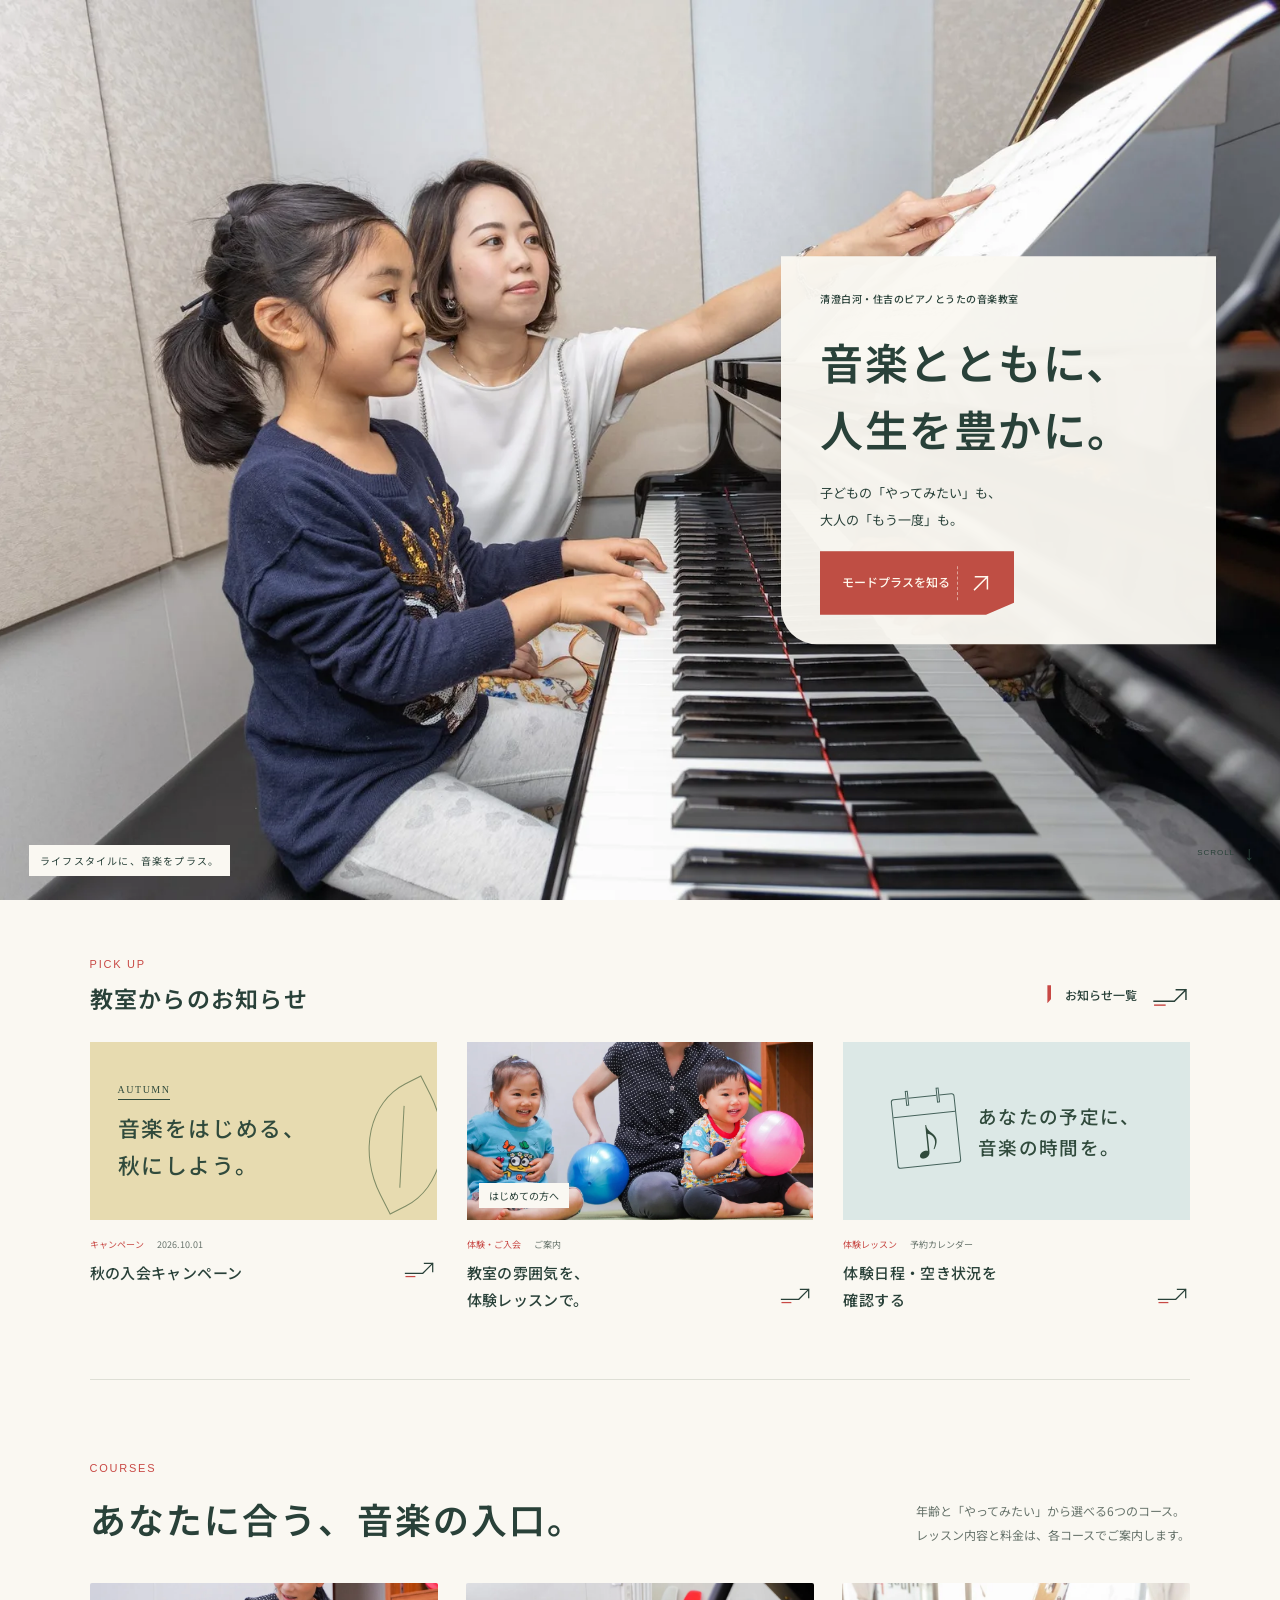
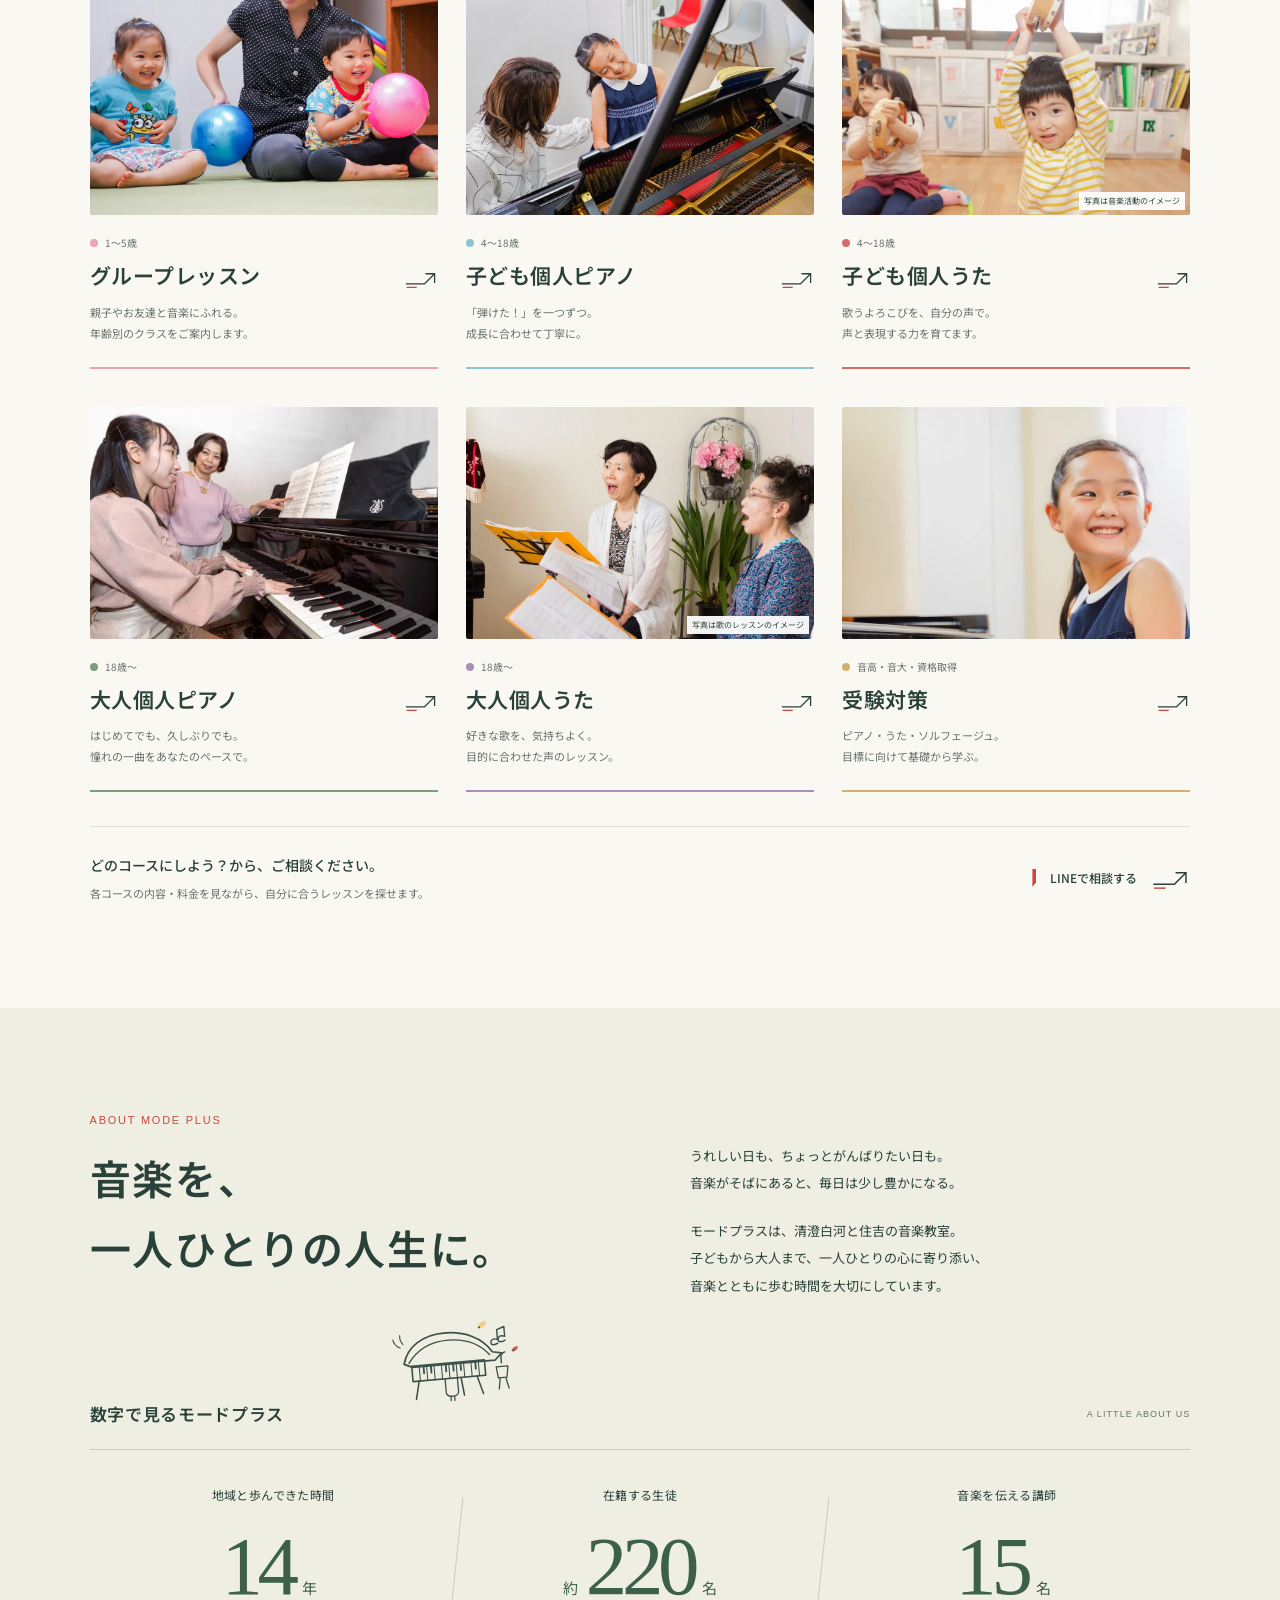
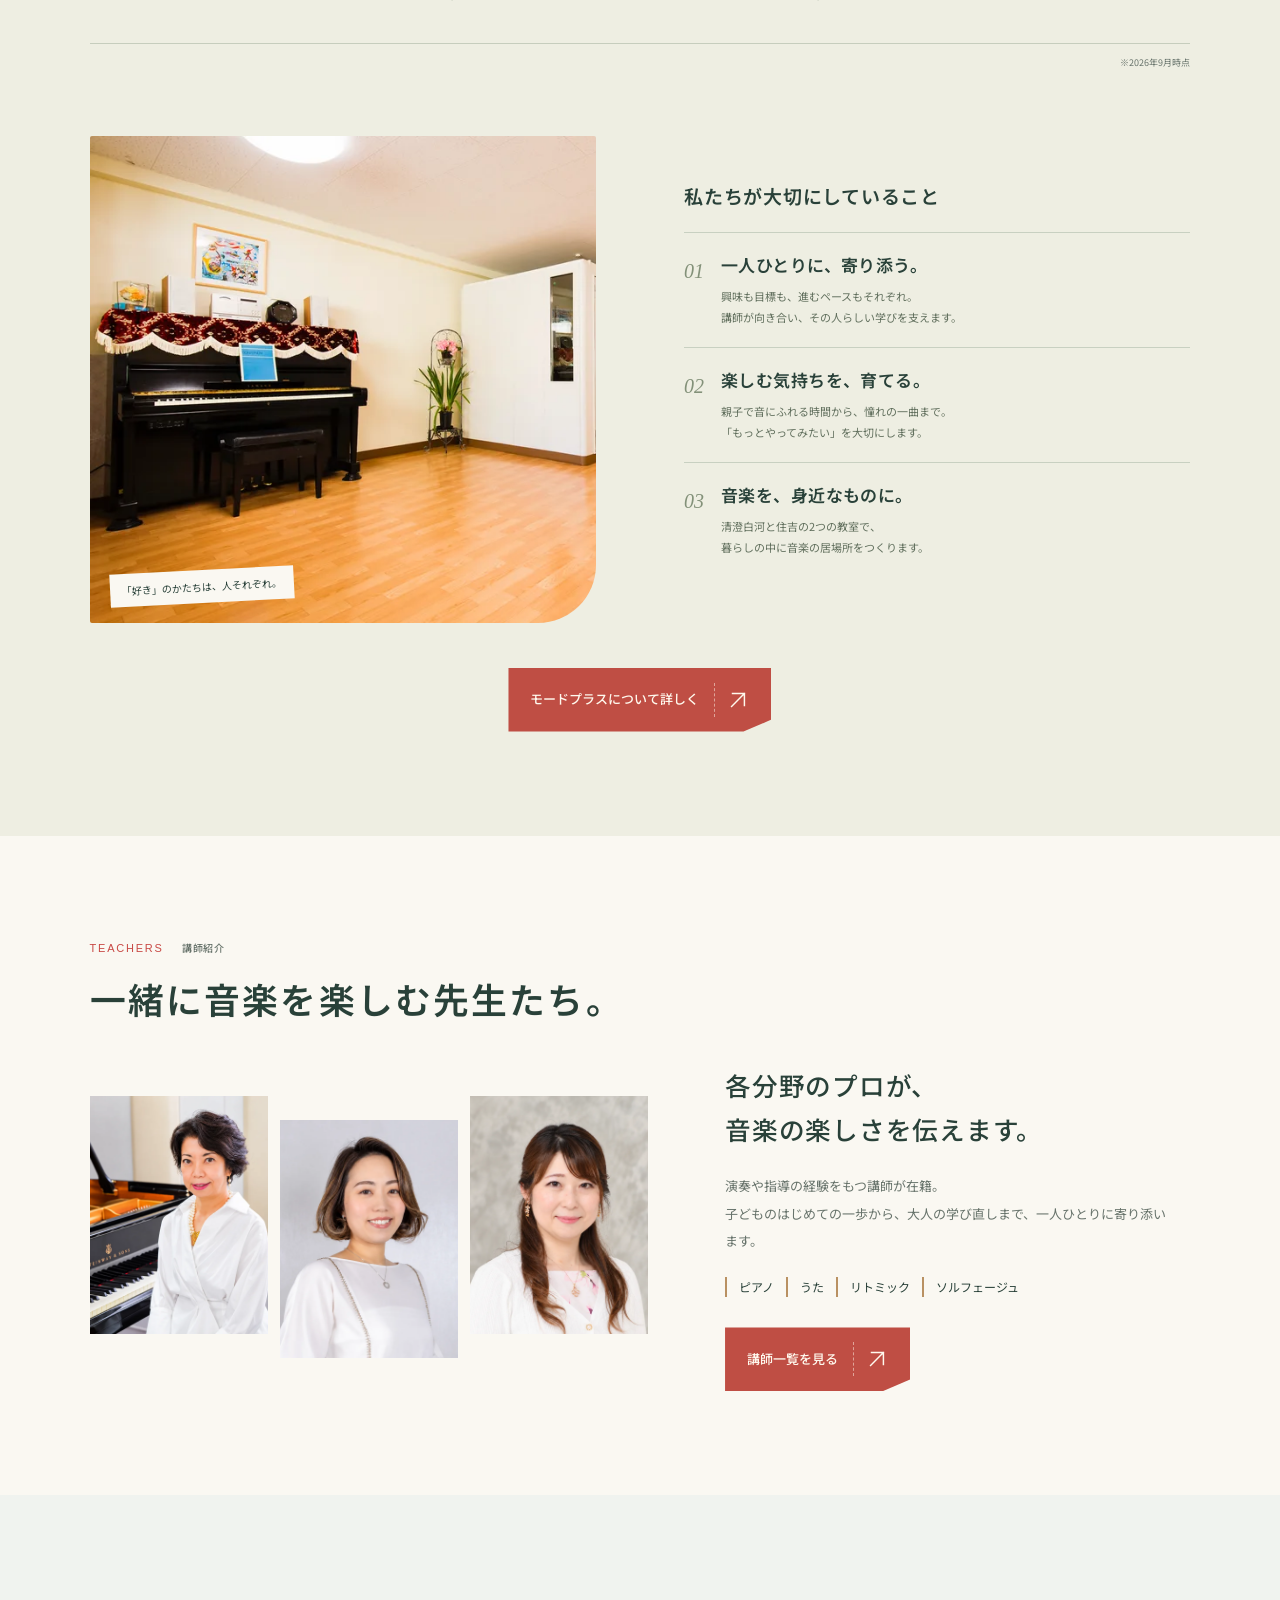
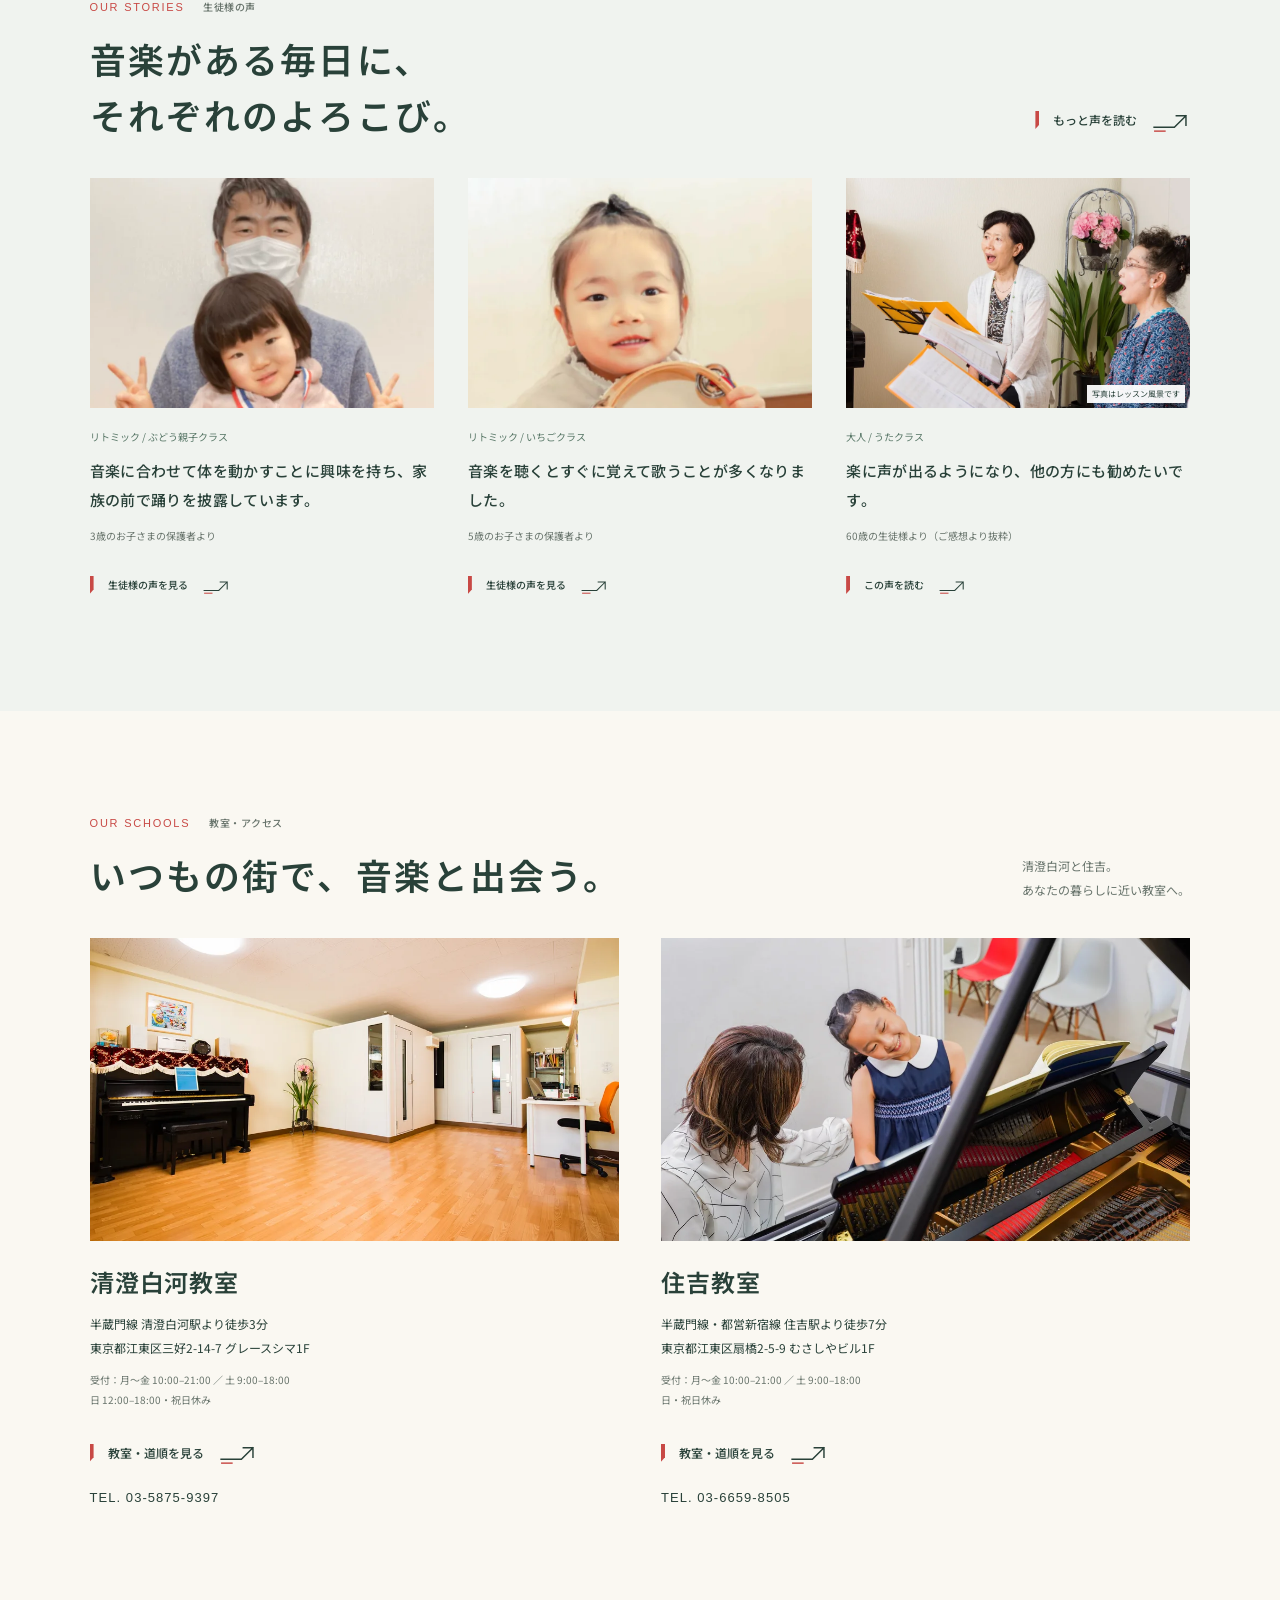
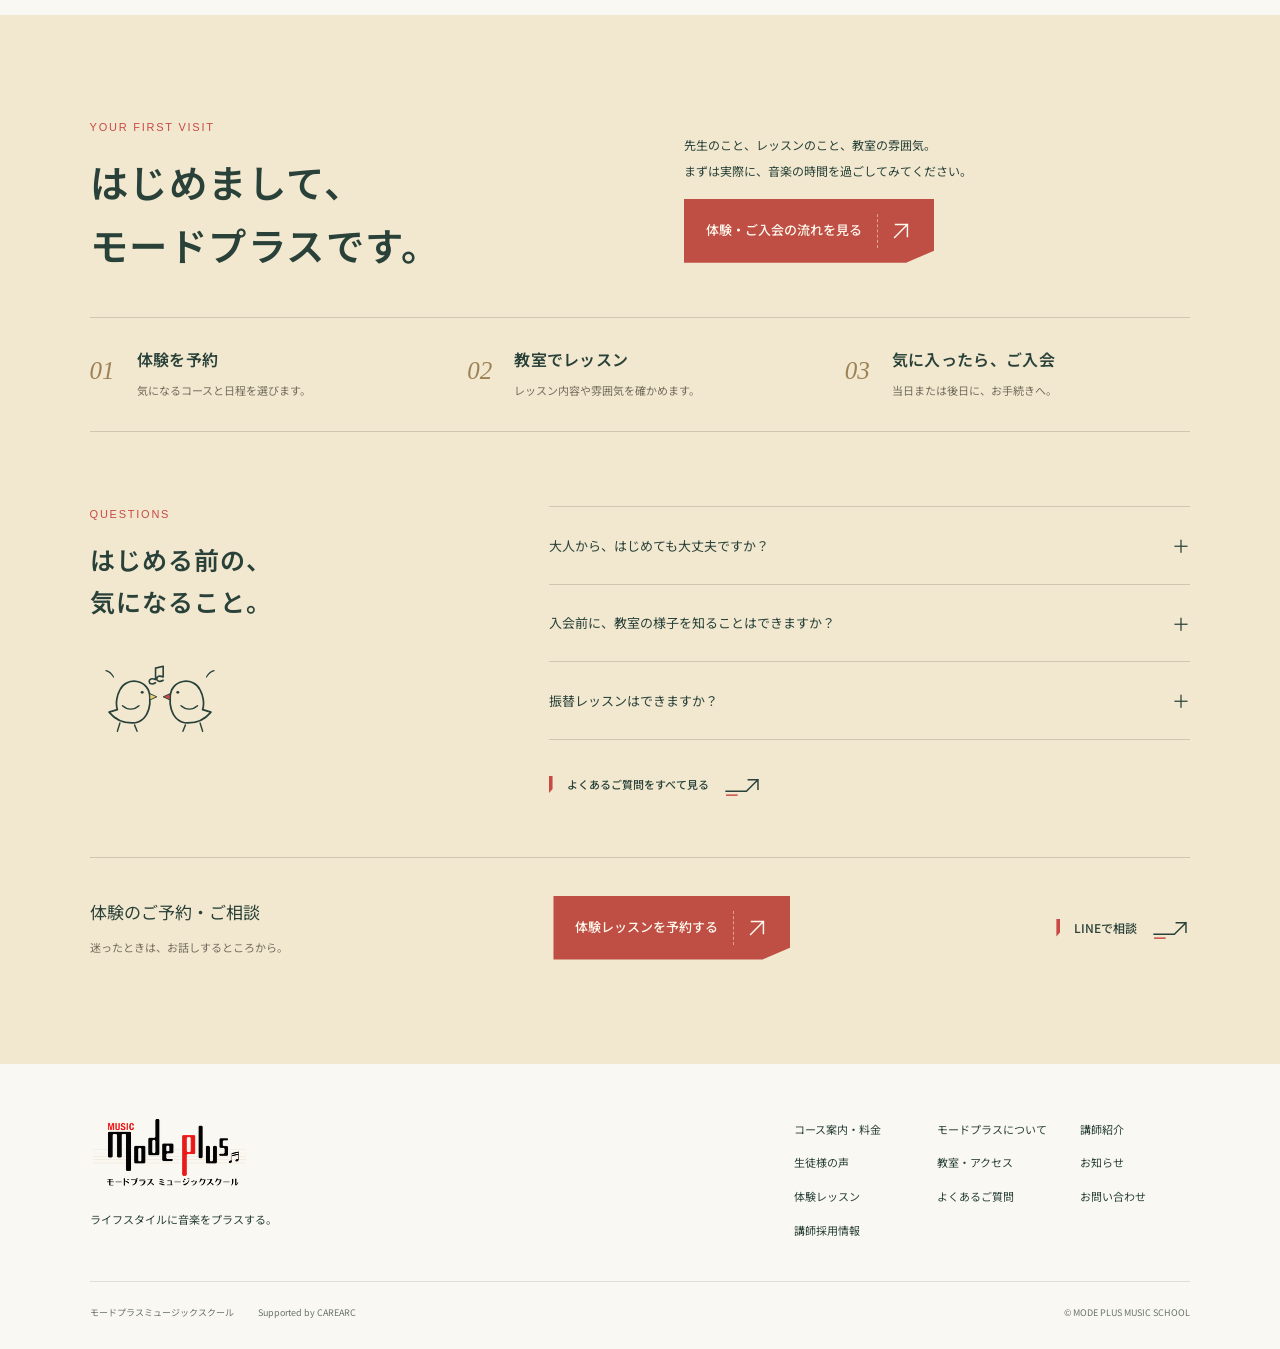
<file: index.html>
<!doctype html>
<html lang="ja">
<head>
  <meta charset="UTF-8">
  <meta name="viewport" content="width=device-width, initial-scale=1">
  <title>モードプラスミュージックスクール｜清澄白河・住吉のピアノとうたの教室</title>
  <meta name="description" content="清澄白河・住吉の音楽教室、モードプラスミュージックスクール。子どものはじめての音楽から、大人のピアノ・うた、受験対策まで。一人ひとりに寄り添うレッスンをご案内します。">
  <!-- Unpublished design preview. Remove noindex when the production migration is approved. -->
  <meta name="robots" content="noindex, nofollow">
  <meta name="theme-color" content="#d8434e">
  <link rel="icon" type="image/png" href="img/logo_1-1.png">
  <link rel="preconnect" href="https://fonts.googleapis.com">
  <link rel="preconnect" href="https://fonts.gstatic.com" crossorigin>
  <link rel="preload" as="image" href="img/renewal/hero-mpmv1.webp">
  <link rel="stylesheet" href="home.css">
  <script>document.documentElement.classList.add('js');</script>
  <script src="home.js" defer></script>
</head>
<body>
  <a class="skip-link" href="#main">本文へスキップ</a>
  <div class="brand-intro" id="brand-intro" aria-hidden="true">
    <div class="brand-intro-inner">
      <img src="img/logo_1-1.png" width="300" height="137" alt="">
      <p>音楽とともに、人生を豊かに。</p>
    </div>
  </div>

  <header class="site-header">
    <a class="brand" href="#top" aria-label="モードプラス トップ"><img src="img/logo_1-1.png" width="300" height="137" alt="MODE PLUS MUSIC SCHOOL"></a>
    <nav class="main-nav" aria-label="メインナビゲーション">
      <a href="#courses">コース・料金</a><a href="https://modepluspf.com/greeting/">モードプラスについて</a><a href="https://modepluspf.com/teacher/">講師紹介</a><a href="#access">教室・アクセス</a><a href="#news">お知らせ</a>
    </nav>
    <a class="header-cta" href="#experience">体験・ご入会 <span aria-hidden="true">↗</span></a>
    <button class="menu-toggle" type="button" aria-controls="mobile-menu" aria-expanded="false" aria-label="メニューを開閉"><i></i><i></i><span>MENU</span></button>
  </header>
  <nav class="mobile-menu" id="mobile-menu" aria-label="モバイルナビゲーション" hidden>
    <a href="#courses">コース案内・料金</a><a href="#about">モードプラスについて</a><a href="#teachers">講師紹介</a><a href="#voices">生徒様の声</a><a href="#access">教室・アクセス</a><a href="#news">お知らせ</a><a href="#experience">体験レッスン・お問い合わせ</a>
  </nav>

  <main id="main">
    <section class="hero" id="top" aria-labelledby="hero-title">
      <!-- One real photo. Replace this media slot only when an approved video is supplied. -->
      <div class="hero-media"><img src="img/renewal/hero-mpmv1.webp" width="1800" height="1117" alt="先生と一緒にグランドピアノを弾く女の子" fetchpriority="high"></div>
      <div class="hero-content"><p class="hero-location">清澄白河・住吉のピアノとうたの音楽教室</p><h1 id="hero-title"><span class="headline-line">音楽とともに、</span><span class="headline-line">人生を豊かに。</span></h1><p class="hero-lead">子どもの「やってみたい」も、<br>大人の「もう一度」も。</p><a class="play-link" href="https://modepluspf.com/greeting/"><span>モードプラスを知る</span><i aria-hidden="true">↗</i></a></div>
      <p class="hero-footnote">ライフスタイルに、音楽をプラス。</p><a class="hero-scroll" href="#news"><span>SCROLL</span><i aria-hidden="true">↓</i></a>
    </section>
    <section class="pickups wrap" id="news" aria-labelledby="news-title">
      <div class="section-heading pickup-heading"><div><p class="eyebrow">PICK UP</p><h2 id="news-title">教室からのお知らせ</h2></div><a class="text-link" href="https://modepluspf.com/news/">お知らせ一覧 <span class="arrow" aria-hidden="true">↗</span></a></div>
      <!-- Curated editorial picks: dated news and evergreen guides are distinguished. -->
      <div class="pickup-grid">
        <a class="pickup-card pickup-campaign" href="https://modepluspf.com/news/秋の入会キャンペーン/" data-valid-until="2026-11-30"><div class="pickup-art"><span class="pickup-stamp">AUTUMN</span><p>音楽をはじめる、<br>秋にしよう。</p><span class="pickup-art-line" aria-hidden="true"></span></div><div class="pickup-copy"><p class="pickup-meta"><span>キャンペーン</span><time datetime="2026-10-01">2026.10.01</time></p><h3>秋の入会キャンペーン</h3><span class="arrow" aria-hidden="true">↗</span></div></a>
        <a class="pickup-card" href="https://modepluspf.com/ご入会の流れ/"><div class="pickup-image"><img src="img/renewal/toddler-2025-dsc04976.webp" width="1000" height="667" alt="リトミックを楽しむ子どもたち" loading="lazy" decoding="async"><span>はじめての方へ</span></div><div class="pickup-copy"><p class="pickup-meta"><span>体験・ご入会</span><span>ご案内</span></p><h3>教室の雰囲気を、<br>体験レッスンで。</h3><span class="arrow" aria-hidden="true">↗</span></div></a>
        <a class="pickup-card" href="https://modepluspf.resv.jp/reserve/calendar.php" target="_blank" rel="noopener"><div class="pickup-art pickup-calendar"><span class="calendar-icon" aria-hidden="true"><b>♪</b><i></i><i></i></span><p>あなたの予定に、<br>音楽の時間を。</p></div><div class="pickup-copy"><p class="pickup-meta"><span>体験レッスン</span><span>予約カレンダー</span></p><h3>体験日程・空き状況を<br>確認する</h3><span class="arrow" aria-hidden="true">↗</span></div></a>
      </div>
    </section>

    <section class="courses section wrap" id="courses" aria-labelledby="courses-title">
      <p class="eyebrow">COURSES</p>
      <div class="section-heading" data-reveal>
        <h2 id="courses-title"><span class="text-chunk">あなたに合う、</span><span class="text-chunk">音楽の入口。</span></h2>
        <p>年齢と「やってみたい」から選べる6つのコース。<br>レッスン内容と料金は、各コースでご案内します。</p>
      </div>
      <div class="course-grid">
        <a class="course-card" href="group.html" data-reveal>
          <div class="course-photo"><img src="img/renewal/toddler-2025-dsc04976.webp" width="1000" height="667" alt="親子でリズムを楽しむグループレッスン" loading="lazy" decoding="async"><span class="course-number" aria-hidden="true">01</span></div>
          <div class="course-info"><p class="course-age">1〜5歳</p><h3><span class="text-chunk">グループ</span><span class="text-chunk">レッスン</span></h3><p>親子やお友達と音楽にふれる。<br>年齢別のクラスをご案内します。</p><span class="arrow" aria-hidden="true">↗</span></div>
        </a>
        <a class="course-card" href="https://modepluspf.com/service/elementary-junior-high-and-high-school-students/" data-reveal>
          <div class="course-photo"><img src="img/renewal/sumiyoshi-classroom.webp" width="1000" height="667" alt="先生と笑顔を交わしながら学ぶ子どものピアノレッスン" loading="lazy" decoding="async"><span class="course-number" aria-hidden="true">02</span></div>
          <div class="course-info"><p class="course-age">4〜18歳</p><h3><span class="text-chunk">子ども個人</span><span class="text-chunk">ピアノ</span></h3><p>「弾けた！」を一つずつ。<br>成長に合わせて丁寧に。</p><span class="arrow" aria-hidden="true">↗</span></div>
        </a>
        <a class="course-card" href="https://modepluspf.com/service/elementary-junior-high-and-high-school-students/" data-reveal>
          <div class="course-photo"><img src="img/renewal/preschool-group.webp" width="1000" height="667" alt="音楽に合わせて表現する子どもたち（音楽活動のイメージ）" loading="lazy" decoding="async"><span class="course-number" aria-hidden="true">03</span><span class="photo-note">写真は音楽活動のイメージ</span></div>
          <div class="course-info"><p class="course-age">4〜18歳</p><h3><span class="text-chunk">子ども個人</span><span class="text-chunk">うた</span></h3><p>歌うよろこびを、自分の声で。<br>声と表現する力を育てます。</p><span class="arrow" aria-hidden="true">↗</span></div>
        </a>
        <a class="course-card" href="https://modepluspf.com/service/grown-up/" data-reveal>
          <div class="course-photo"><img src="img/renewal/adult-piano.webp" width="1000" height="667" alt="大人の生徒と講師のピアノレッスン" loading="lazy" decoding="async"><span class="course-number" aria-hidden="true">04</span></div>
          <div class="course-info"><p class="course-age">18歳〜</p><h3><span class="text-chunk">大人個人</span><span class="text-chunk">ピアノ</span></h3><p>はじめてでも、久しぶりでも。<br>憧れの一曲をあなたのペースで。</p><span class="arrow" aria-hidden="true">↗</span></div>
        </a>
        <a class="course-card" href="https://modepluspf.com/service/grown-up/" data-reveal>
          <div class="course-photo"><img src="img/renewal/hero-mpmv3.webp" width="1200" height="633" alt="歌を楽しむ大人のみなさん（歌のレッスンのイメージ）" loading="lazy" decoding="async"><span class="course-number" aria-hidden="true">05</span><span class="photo-note">写真は歌のレッスンのイメージ</span></div>
          <div class="course-info"><p class="course-age">18歳〜</p><h3><span class="text-chunk">大人個人</span><span class="text-chunk">うた</span></h3><p>好きな歌を、気持ちよく。<br>目的に合わせた声のレッスン。</p><span class="arrow" aria-hidden="true">↗</span></div>
        </a>
        <a class="course-card" href="https://modepluspf.com/service/受験対策/" data-reveal>
          <div class="course-photo"><img src="img/renewal/recital-dsc05988.webp" width="1000" height="528" alt="グランドピアノで演奏する生徒" loading="lazy" decoding="async"><span class="course-number" aria-hidden="true">06</span></div>
          <div class="course-info"><p class="course-age">音高・音大・資格取得</p><h3>受験対策</h3><p>ピアノ・うた・ソルフェージュ。<br>目標に向けて基礎から学ぶ。</p><span class="arrow" aria-hidden="true">↗</span></div>
        </a>
      </div>
      <div class="course-help" id="price"><div><strong>どのコースにしよう？から、ご相談ください。</strong><p>各コースの内容・料金を見ながら、自分に合うレッスンを探せます。</p></div><a class="text-link" href="https://lin.ee/0mjg9Bs" target="_blank" rel="noopener">LINEで相談する <span class="arrow" aria-hidden="true">↗</span></a></div>
    </section>

    <section class="about section" id="about" aria-labelledby="about-title"><div class="wrap">
      <div class="about-intro"><div><p class="eyebrow">ABOUT MODE PLUS</p><h2 id="about-title"><span class="text-chunk">音楽を、</span><br><span class="text-chunk">一人ひとりの人生に。</span></h2></div><div class="about-message"><p>うれしい日も、ちょっとがんばりたい日も。<br>音楽がそばにあると、毎日は少し豊かになる。</p><p>モードプラスは、清澄白河と住吉の音楽教室。<br>子どもから大人まで、一人ひとりの心に寄り添い、<br class="desktop-only">音楽とともに歩む時間を大切にしています。</p></div><img class="about-illustration" src="img/illustrations/piano-line.svg" width="220" height="160" alt="" loading="lazy"></div>
      <div class="numbers-heading"><h3>数字で見るモードプラス</h3><span aria-hidden="true">A LITTLE ABOUT US</span></div>
      <dl class="numbers"><div><dt>地域と歩んできた時間</dt><dd>14<small>年</small></dd></div><div><dt>在籍する生徒</dt><dd><small>約</small>220<small>名</small></dd></div><div><dt>音楽を伝える講師</dt><dd>15<small>名</small></dd></div></dl><p class="numbers-note">※2026年9月時点</p>
      <div class="values"><div class="values-photo"><img src="img/renewal/kiyosumi-classroom.webp" width="1000" height="556" alt="ピアノと木の床が広がる清澄白河教室のレッスン空間" loading="lazy" decoding="async"><span>「好き」のかたちは、人それぞれ。</span></div><div class="values-copy"><h3>私たちが大切にしていること</h3><ol><li><span>01</span><div><h4>一人ひとりに、寄り添う。</h4><p>興味も目標も、進むペースもそれぞれ。<br>講師が向き合い、その人らしい学びを支えます。</p></div></li><li><span>02</span><div><h4>楽しむ気持ちを、育てる。</h4><p>親子で音にふれる時間から、憧れの一曲まで。<br>「もっとやってみたい」を大切にします。</p></div></li><li><span>03</span><div><h4>音楽を、身近なものに。</h4><p>清澄白河と住吉の2つの教室で、<br>暮らしの中に音楽の居場所をつくります。</p></div></li></ol></div></div>
      <div class="section-end"><a class="play-link" href="https://modepluspf.com/greeting/"><span>モードプラスについて詳しく</span><i aria-hidden="true">↗</i></a></div>
    </div></section>

    <section class="teachers section wrap" id="teachers" aria-labelledby="teachers-title">
      <div class="section-tag">TEACHERS <span>講師紹介</span></div>
      <div class="section-heading" data-reveal><h2 id="teachers-title"><span class="text-chunk">一緒に音楽を</span><span class="text-chunk">楽しむ先生たち。</span></h2></div>
      <div class="teacher-intro">
        <div class="teacher-portraits" role="img" aria-label="モードプラスで教える講師たち" data-reveal>
          <div class="teacher-portrait"><img src="img/teacher-wada-fukiko.webp" width="1000" height="1000" alt="" loading="lazy" decoding="async"></div>
          <div class="teacher-portrait"><img src="img/teacher-nagamoto-shiho.webp" width="1000" height="1000" alt="" loading="lazy" decoding="async"></div>
          <div class="teacher-portrait"><img src="img/teacher-goto-aki.webp" width="1000" height="1000" alt="" loading="lazy" decoding="async"></div>
        </div>
        <div class="teacher-summary" data-reveal>
          <h3 class="teacher-expertise">各分野のプロが、<br>音楽の楽しさを伝えます。</h3>
          <p>演奏や指導の経験をもつ講師が在籍。<br>子どものはじめての一歩から、大人の学び直しまで、一人ひとりに寄り添います。</p>
          <ul class="teacher-disciplines" aria-label="講師の専門分野"><li>ピアノ</li><li>うた</li><li>リトミック</li><li>ソルフェージュ</li></ul>
          <a class="play-link" href="https://modepluspf.com/teacher/"><span>講師一覧を見る</span><i aria-hidden="true">↗</i></a>
        </div>
      </div>
    </section>

    <section class="voices section" id="voices" aria-labelledby="voices-title"><div class="wrap">
      <div class="section-tag">OUR STORIES <span>生徒様の声</span></div>
      <div class="section-heading" data-reveal><h2 id="voices-title"><span class="text-chunk">音楽がある毎日に、</span><br><span class="text-chunk">それぞれのよろこび。</span></h2><a class="text-link" href="https://modepluspf.com/ブログ一覧ページ/">もっと声を読む <span class="arrow" aria-hidden="true">↗</span></a></div>
      <div class="voice-grid">
        <article class="voice-card" data-reveal><div class="voice-photo"><img src="img/voice-01.webp" width="680" height="420" alt="ぶどう親子クラスの生徒と保護者" loading="lazy" decoding="async"></div><div class="voice-body"><p class="voice-class">リトミック / ぶどう親子クラス</p><h3>音楽に合わせて体を動かすことに興味を持ち、家族の前で踊りを披露しています。</h3><p>3歳のお子さまの保護者より</p><a class="text-link" href="https://modepluspf.com/ブログ一覧ページ/">生徒様の声を見る <span class="arrow" aria-hidden="true">↗</span></a></div></article>
        <article class="voice-card" data-reveal><div class="voice-photo"><img src="img/voice-03.webp" width="650" height="420" alt="いちごクラスの生徒" loading="lazy" decoding="async"></div><div class="voice-body"><p class="voice-class">リトミック / いちごクラス</p><h3>音楽を聴くとすぐに覚えて歌うことが多くなりました。</h3><p>5歳のお子さまの保護者より</p><a class="text-link" href="https://modepluspf.com/ブログ一覧ページ/">生徒様の声を見る <span class="arrow" aria-hidden="true">↗</span></a></div></article>
        <article class="voice-card" data-reveal><div class="voice-photo"><img src="img/renewal/hero-mpmv3.webp" width="1200" height="633" alt="大人の歌のレッスン風景" loading="lazy" decoding="async"><span class="photo-note">写真はレッスン風景です</span></div><div class="voice-body"><p class="voice-class">大人 / うたクラス</p><h3>楽に声が出るようになり、他の方にも勧めたいです。</h3><p>60歳の生徒様より（ご感想より抜粋）</p><a class="text-link" href="https://modepluspf.com/2020/12/10/大人コース：うたクラス/">この声を読む <span class="arrow" aria-hidden="true">↗</span></a></div></article>
      </div>
    </div></section>

    <section class="schools section wrap" id="access" aria-labelledby="access-title">
      <div class="section-tag">OUR SCHOOLS <span>教室・アクセス</span></div>
      <div class="section-heading" data-reveal><h2 id="access-title"><span class="text-chunk">いつもの街で、</span><span class="text-chunk">音楽と出会う。</span></h2><p>清澄白河と住吉。<br>あなたの暮らしに近い教室へ。</p></div>
      <div class="school-grid">
        <article data-reveal><div class="school-photo"><img src="img/renewal/kiyosumi-classroom.webp" width="1000" height="556" alt="木の床が広がる清澄白河教室の室内" loading="lazy" decoding="async"></div><div class="school-info"><h3>清澄白河教室</h3><p>半蔵門線 清澄白河駅より徒歩3分<br>東京都江東区三好2-14-7 グレースシマ1F</p><p class="school-hours">受付：月〜金 10:00–21:00 ／ 土 9:00–18:00<br>日 12:00–18:00・祝日休み</p><a class="text-link" href="https://modepluspf.com/清澄白河教室/" aria-label="清澄白河教室の詳細">教室・道順を見る <span class="arrow" aria-hidden="true">↗</span></a><a class="phone" href="tel:0358759397">TEL. 03-5875-9397</a></div></article>
        <article data-reveal><div class="school-photo"><img src="img/renewal/sumiyoshi-classroom.webp" width="1000" height="667" alt="住吉教室のグランドピアノでのレッスン風景" loading="lazy" decoding="async"></div><div class="school-info"><h3>住吉教室</h3><p>半蔵門線・都営新宿線 住吉駅より徒歩7分<br>東京都江東区扇橋2-5-9 むさしやビル1F</p><p class="school-hours">受付：月〜金 10:00–21:00 ／ 土 9:00–18:00<br>日・祝日休み</p><a class="text-link" href="https://modepluspf.com/住吉教室/" aria-label="住吉教室の詳細">教室・道順を見る <span class="arrow" aria-hidden="true">↗</span></a><a class="phone" href="tel:0366598505">TEL. 03-6659-8505</a></div></article>
      </div>
    </section>

    <section class="first-visit section" id="experience" aria-labelledby="experience-title"><div class="wrap">
      <div class="visit-heading"><div><p class="eyebrow">YOUR FIRST VISIT</p><h2 id="experience-title"><span class="text-chunk">はじめまして、</span><br><span class="text-chunk">モードプラスです。</span></h2></div><div><p>先生のこと、レッスンのこと、教室の雰囲気。<br>まずは実際に、音楽の時間を過ごしてみてください。</p><a class="play-link" href="https://modepluspf.com/ご入会の流れ/"><span>体験・ご入会の流れを見る</span><i aria-hidden="true">↗</i></a></div></div>
      <ol class="visit-steps"><li><span>01</span><h3>体験を予約</h3><p>気になるコースと日程を選びます。</p></li><li><span>02</span><h3>教室でレッスン</h3><p>レッスン内容や雰囲気を確かめます。</p></li><li><span>03</span><h3>気に入ったら、ご入会</h3><p>当日または後日に、お手続きへ。</p></li></ol>
      <div class="faq-block" id="faq"><div><p class="eyebrow">QUESTIONS</p><h3>はじめる前の、<br>気になること。</h3><img src="img/illustrations/music-conversation.svg" width="220" height="160" alt="" loading="lazy"></div><div class="faq-list">
        <details><summary>大人から、はじめても大丈夫ですか？<span aria-hidden="true">＋</span></summary><p>大人になってからピアノを始める方もいらっしゃいます。経験やご希望に合わせてレッスンをご案内します。</p></details>
        <details><summary>入会前に、教室の様子を知ることはできますか？<span aria-hidden="true">＋</span></summary><p>体験レッスンで、教室の雰囲気やレッスン内容をご確認いただけます。まずは気になるコースをお選びください。</p></details>
        <details><summary>振替レッスンはできますか？<span aria-hidden="true">＋</span></summary><p>振替の取り扱いは、コース・クラスによって異なります。ご希望のコースについて、お問い合わせください。</p></details>
        <a class="text-link" href="https://modepluspf.com/faq/">よくあるご質問をすべて見る <span class="arrow" aria-hidden="true">↗</span></a>
      </div></div>
      <div class="contact-line"><div><p>体験のご予約・ご相談</p><span>迷ったときは、お話しするところから。</span></div><a class="ticket-link" href="https://modepluspf.resv.jp/reserve/calendar.php" target="_blank" rel="noopener"><span>体験レッスンを予約する</span><i aria-hidden="true">↗</i></a><a class="text-link" href="https://lin.ee/0mjg9Bs" target="_blank" rel="noopener">LINEで相談 <span class="arrow" aria-hidden="true">↗</span></a></div>
    </div></section>
  </main>

  <footer class="site-footer"><div class="wrap"><div class="footer-top"><div><a class="brand footer-brand" href="#top" aria-label="モードプラス トップ"><img src="img/logo_1-1.png" width="300" height="137" alt="MODE PLUS MUSIC SCHOOL"></a><p class="footer-caption">ライフスタイルに音楽をプラスする。</p></div><nav class="footer-links" aria-label="フッターナビゲーション"><a href="#courses">コース案内・料金</a><a href="https://modepluspf.com/greeting/">モードプラスについて</a><a href="#teachers">講師紹介</a><a href="#voices">生徒様の声</a><a href="#access">教室・アクセス</a><a href="https://modepluspf.com/news/">お知らせ</a><a href="#experience">体験レッスン</a><a href="https://modepluspf.com/faq/">よくあるご質問</a><a href="https://modepluspf.com/お問い合わせ/">お問い合わせ</a><a href="https://modepluspf.com/ピアノ講師採用情報/">講師採用情報</a></nav></div><div class="footer-bottom"><div><span>モードプラスミュージックスクール</span><a href="https://carearc.co.jp/" target="_blank" rel="noopener">Supported by CAREARC</a></div><small>© MODE PLUS MUSIC SCHOOL</small></div></div></footer>
  <nav class="mobile-quicklinks" aria-label="コースと体験のご案内"><a href="#courses">コース・料金</a><a href="#experience">体験・ご入会 <span aria-hidden="true">↗</span></a></nav>
</body>
</html>
</file>
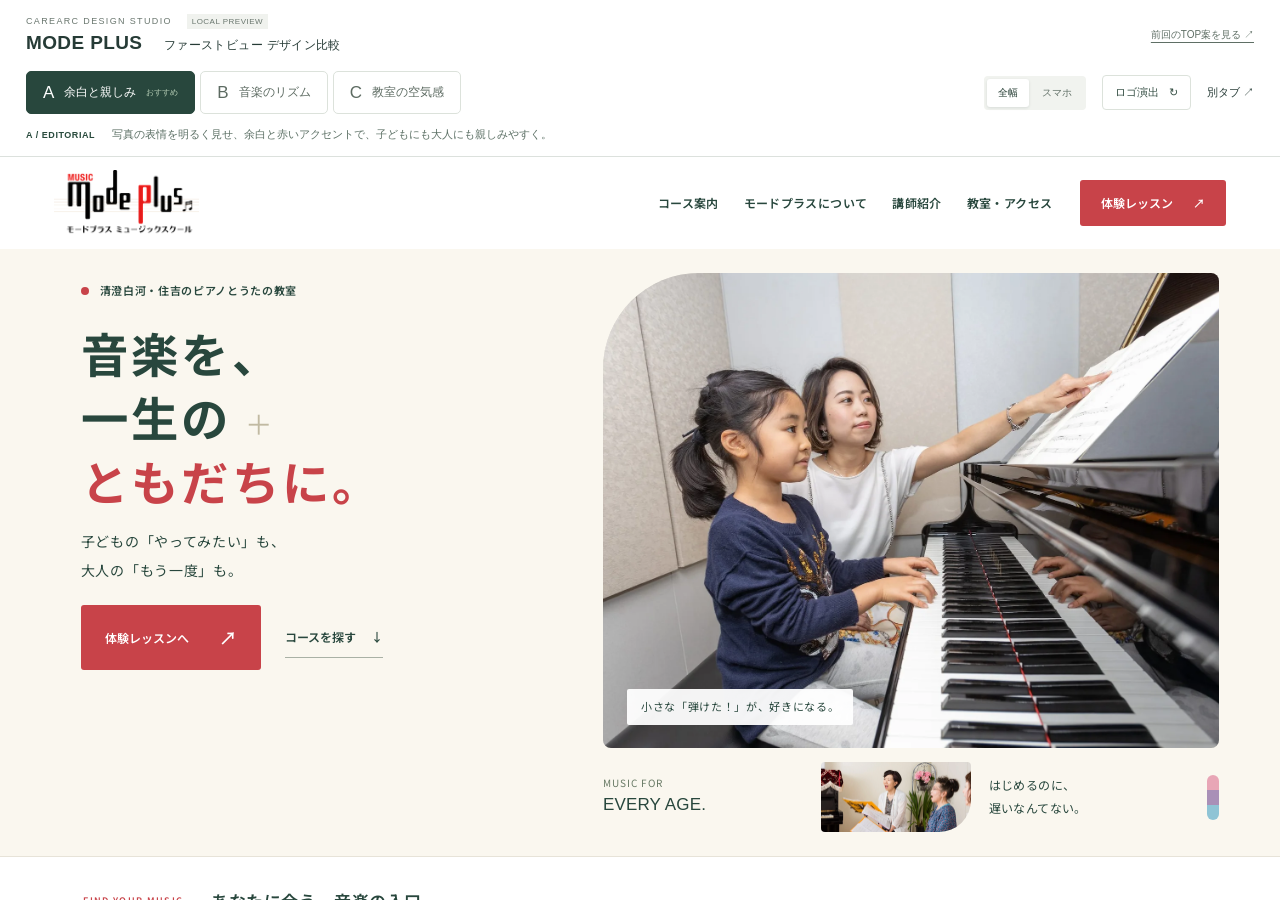
<file: fv-designs.html>
<!doctype html>
<html lang="ja">
<head>
  <meta charset="utf-8"><meta name="viewport" content="width=device-width,initial-scale=1"><meta name="robots" content="noindex,nofollow">
  <title>モードプラス｜FVデザイン 3案比較</title>
  <link rel="icon" href="img/logo_1-1.png"><link rel="stylesheet" href="designs/compare.css"><script src="designs/compare.js" defer></script>
</head>
<body>
  <header class="studio-bar">
    <div class="studio-heading"><div><p>CAREARC DESIGN STUDIO <span>LOCAL PREVIEW</span></p><h1>MODE PLUS <span>ファーストビュー デザイン比較</span></h1></div><a href="index.html" class="previous">前回のTOP案を見る ↗</a></div>
    <div class="studio-controls">
      <div class="concept-tabs" role="tablist" aria-label="デザイン案">
        <button id="tab-a" type="button" role="tab" aria-selected="true" aria-controls="preview-panel" data-concept="a"><strong>A</strong><span>余白と親しみ</span><small>おすすめ</small></button>
        <button id="tab-b" type="button" role="tab" aria-selected="false" aria-controls="preview-panel" tabindex="-1" data-concept="b"><strong>B</strong><span>音楽のリズム</span></button>
        <button id="tab-c" type="button" role="tab" aria-selected="false" aria-controls="preview-panel" tabindex="-1" data-concept="c"><strong>C</strong><span>教室の空気感</span></button>
      </div>
      <div class="view-controls"><div class="device-switch" aria-label="表示幅"><button type="button" data-device="wide" aria-pressed="true">全幅</button><button type="button" data-device="mobile" aria-pressed="false">スマホ</button></div><button type="button" class="replay" id="replay">ロゴ演出 <span aria-hidden="true">↻</span></button><a id="open-concept" href="designs/fv-a.html" target="_blank" rel="noopener">別タブ ↗</a></div>
    </div>
    <p id="concept-note" class="concept-note" aria-live="polite"><b>A / EDITORIAL</b> 写真の表情を明るく見せ、余白と赤いアクセントで、子どもにも大人にも親しみやすく。</p>
  </header>
  <main class="preview-stage" id="preview-panel" role="tabpanel" aria-labelledby="tab-a" tabindex="0">
    <iframe id="concept-preview" src="designs/fv-a.html" title="A案：余白と親しみ デザインプレビュー"></iframe>
  </main>
  <noscript><div class="noscript-links">直接開く：<a href="designs/fv-a.html">A案</a> ／ <a href="designs/fv-b.html">B案</a> ／ <a href="designs/fv-c.html">C案</a></div></noscript>
</body>
</html>
</file>
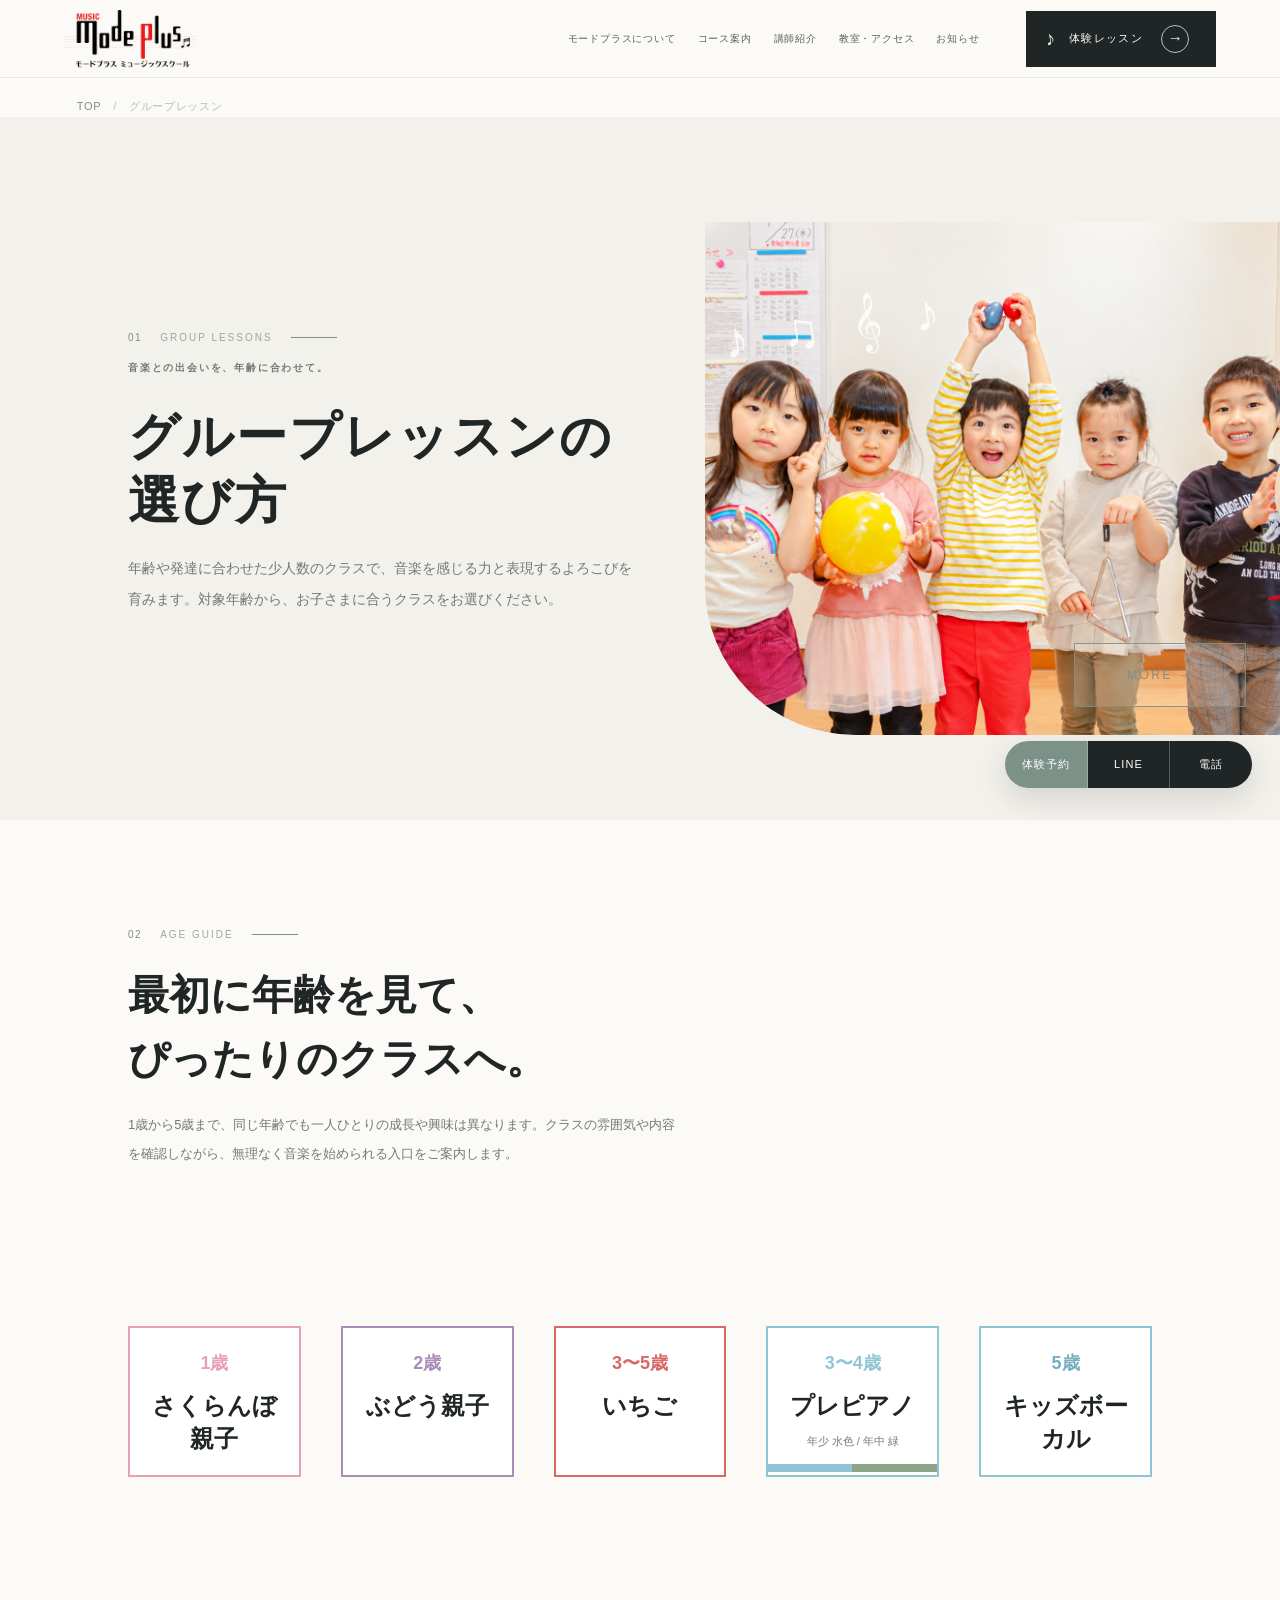
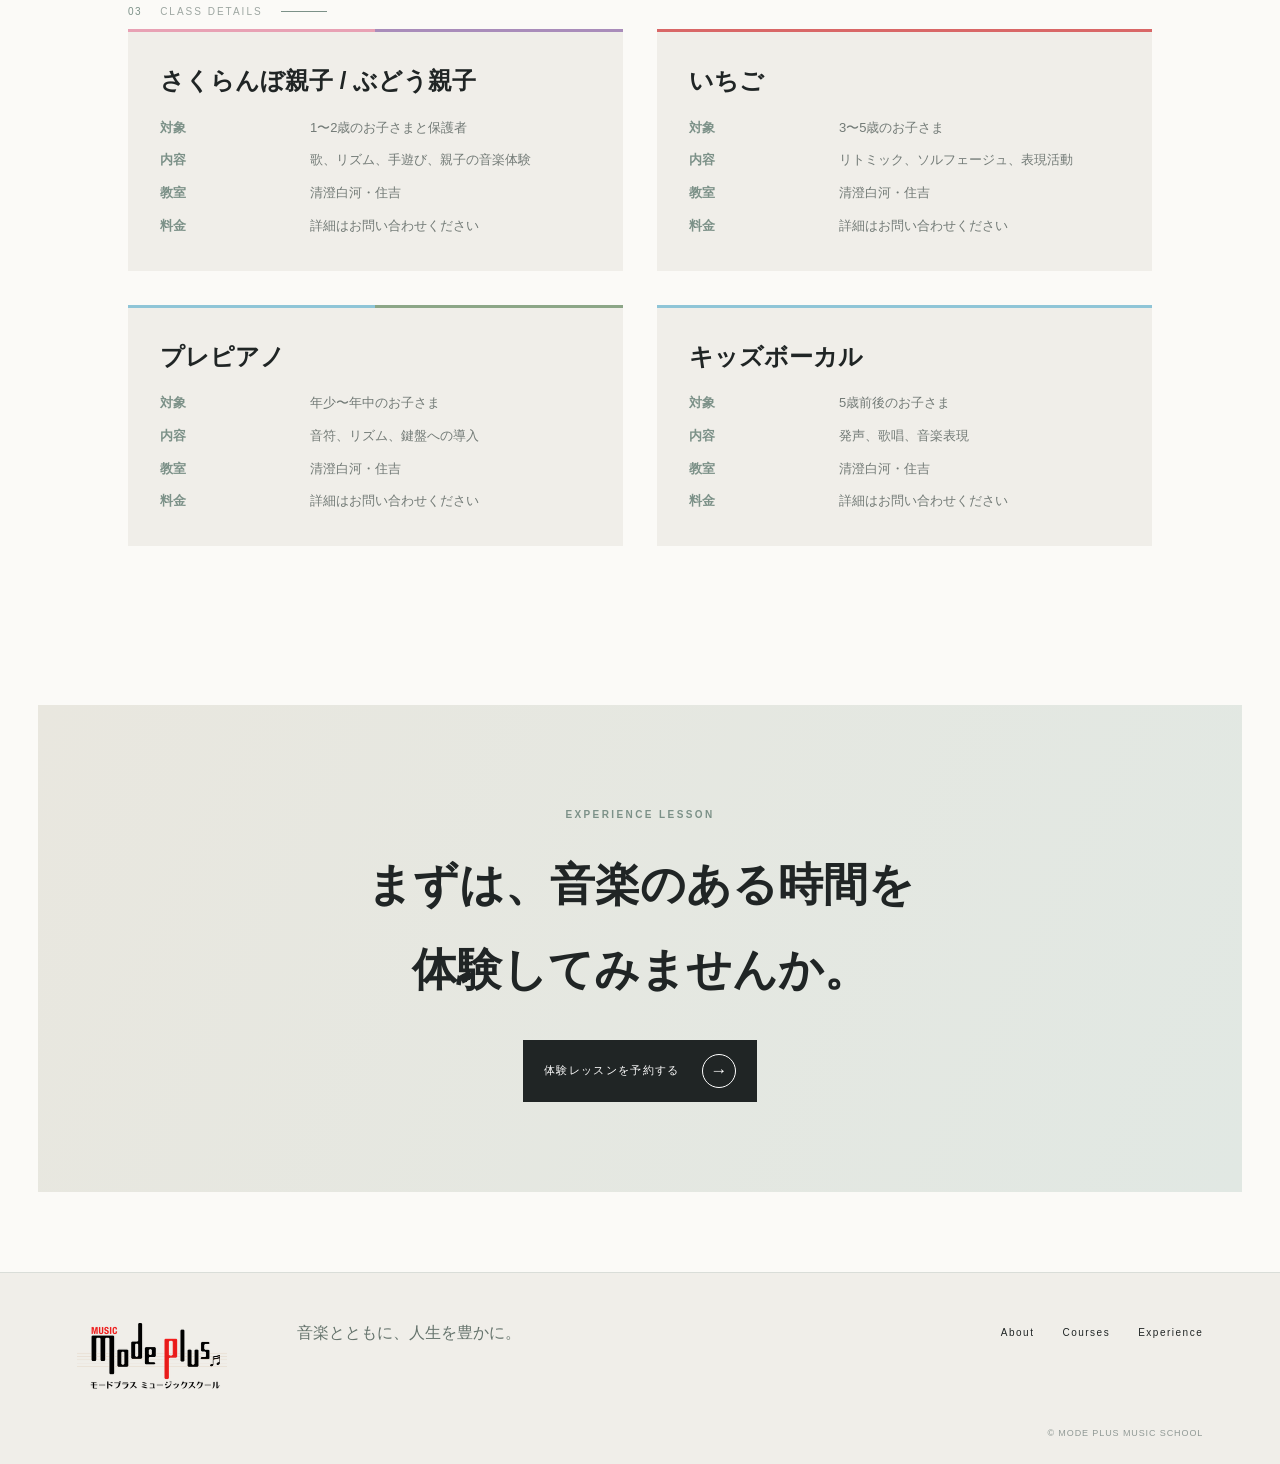
<file: group.html>
<!doctype html>
<html lang="ja">
<head>
  <meta charset="UTF-8"><meta name="viewport" content="width=device-width, initial-scale=1.0">
  <title>グループレッスン｜MODE PLUS MUSIC SCHOOL</title>
  <link rel="stylesheet" href="styles.css">
  <style>
    .group-page{background:#fbfaf7}.group-hero{padding:105px 10vw 85px;background:#f3f1ec}.group-hero h1{font-size:clamp(38px,5vw,72px);line-height:1.25;margin:26px 0 20px;font-weight:600;letter-spacing:.04em}.group-hero p{max-width:650px;color:var(--muted);line-height:2.2}.group-intro{padding:105px 10vw 55px}.group-intro h2,.group-overview h2{font-size:clamp(28px,3.2vw,44px);line-height:1.55;margin:20px 0}.group-overview{padding:55px 10vw 125px}.age-list{display:grid;grid-template-columns:repeat(5,1fr);gap:18px;margin-top:45px}.age-card{background:#fff;border:1px solid var(--line);padding:22px 18px 25px;min-height:220px}.age-card h3{font-size:24px;margin:0 0 18px;border-bottom:1px solid var(--line);padding-bottom:14px}.age-card p{font-size:13px;line-height:1.8;color:#53605b}.class-tag{display:block;margin:10px 0;padding:13px 12px;text-align:center;font-weight:600;color:#26332f}.cherry{background:#e8a1b4}.grape{background:#a98cba}.strawberry{background:#d96767}.prepiano-blue{background:#8fc5d7}.prepiano-green{background:#8ca687}.class-details{padding:0 10vw 125px}.detail-grid{display:grid;grid-template-columns:repeat(2,1fr);gap:22px}.detail-card{padding:32px;background:#f0eee9;border-top:3px solid var(--sage)}.detail-card h3{font-size:24px;margin:0 0 18px}.detail-card dl{display:grid;grid-template-columns:130px 1fr;gap:8px 20px;margin:0;font-size:13px}.detail-card dt{color:var(--sage);font-weight:600}.detail-card dd{margin:0;color:var(--muted)}.group-cta{margin:0 3vw 80px;padding:90px 8vw;background:linear-gradient(115deg,#e9e7df,#e1e8e3);text-align:center}.group-cta h2{font-size:clamp(28px,3.5vw,46px);margin:18px 0 28px}.site-header{position:sticky!important;top:0;z-index:20}.group-page .brand-logo{width:132px;height:58px;display:flex;align-items:center}.group-page .brand-logo img{width:100%;height:auto}.group-page .main-nav{display:flex}.group-page .header-cta{margin-left:18px}.group-page .footer .brand-logo{width:150px;height:auto}@media(max-width:1024px){.group-hero,.group-intro,.group-overview,.class-details{padding-left:7vw;padding-right:7vw}.age-list{grid-template-columns:repeat(3,1fr)}.group-page .main-nav{display:none}}@media(max-width:767px){.group-hero{padding-top:75px;padding-bottom:65px}.group-intro{padding-top:70px}.group-overview{padding-top:35px;padding-bottom:80px}.age-list,.detail-grid{grid-template-columns:1fr}.age-card{min-height:auto}.class-details{padding-bottom:80px}.detail-card dl{grid-template-columns:100px 1fr;font-size:12px}.group-cta{margin:0 5vw 55px;padding:70px 22px}.group-page .header-cta{margin-left:auto;padding:10px 13px}.group-page .brand-logo{width:108px;height:50px}}
    /* Slide 8: two-column class detail cards */
    .class-details{padding-left:2.1vw!important;padding-right:2.1vw!important}
    .class-details>.section-label{margin-bottom:8px}
    .detail-grid{gap:34px}
    .detail-card{min-height:385px;padding:58px 48px 48px;border-top-width:4px}
    .detail-card h3{font-size:32px;line-height:1.4;margin-bottom:38px}
    .detail-card dl{grid-template-columns:180px 1fr;gap:15px 26px;font-size:16px}
    @media(max-width:1024px){.class-details{padding-left:4vw!important;padding-right:4vw!important}.detail-card{min-height:330px;padding:38px 30px}.detail-card h3{font-size:26px;margin-bottom:28px}.detail-card dl{grid-template-columns:125px 1fr;font-size:14px}}
    @media(max-width:767px){.class-details{padding-left:7vw!important;padding-right:7vw!important}.detail-grid{gap:20px}.detail-card{min-height:auto;padding:30px 24px}.detail-card h3{font-size:24px}.detail-card dl{grid-template-columns:100px 1fr;font-size:12px}}
    .age-list{gap:40px;margin-top:35px}
    .age-card{min-height:132px;padding:18px 20px 20px;text-align:center;border:2px solid var(--line);background:#fff}
    .age-card h3{font-size:18px;margin:0 0 10px;padding:0;border:0;font-weight:700}
    .age-card strong{display:block;font-size:24px;line-height:1.35;color:var(--ink)}
    .age-card small{display:block;margin-top:8px;color:var(--muted);font-size:11px}
    .age-cherry{border-color:#e8a1b4}.age-cherry h3{color:#e8a1b4}.age-grape{border-color:#a98cba}.age-grape h3{color:#a98cba}.age-strawberry{border-color:#d96767}.age-strawberry h3{color:#d96767}.age-prepiano{border-color:#8fc5d7}.age-prepiano h3{color:#8fc5d7}.age-prepiano:after{content:'';display:block;height:8px;margin:12px -20px -20px;background:linear-gradient(90deg,#8fc5d7 50%,#8ca687 50%)}.age-kids{border-color:#8fc5d7}.age-kids h3{color:#78aec0}
    .class-details .detail-card{min-height:0;padding:32px;border-top-width:3px}.class-details .detail-card h3{font-size:24px;margin-bottom:18px}.class-details .detail-card dl{grid-template-columns:130px 1fr;gap:8px 20px;font-size:13px}
    .class-details .detail-card:nth-child(1){border-top-color:transparent;border-image:linear-gradient(90deg,#e8a1b4 50%,#a98cba 50%) 1}
    .class-details .detail-card:nth-child(2){border-top-color:#d96767}
    .class-details .detail-card:nth-child(3){border-top-color:transparent;border-image:linear-gradient(90deg,#8fc5d7 50%,#8ca687 50%) 1}
    .class-details .detail-card:nth-child(4){border-top-color:#8fc5d7}
    .class-details .detail-grid{width:100%;max-width:1440px;margin-left:auto;margin-right:auto}
    .class-details>.section-label{width:100%;max-width:1440px;margin-left:auto;margin-right:auto}
    @media(max-width:1024px){.age-list{gap:18px}.age-card strong{font-size:20px}}
    @media(max-width:767px){.age-list{gap:14px}.age-card{min-height:120px;padding:16px 12px}.age-card strong{font-size:18px}.age-card h3{font-size:16px}.age-prepiano:after{margin-left:-12px;margin-right:-12px}}
    .common-about{background:#fbfaf7}.common-two-col{display:grid;grid-template-columns:1fr 1fr;gap:8vw;align-items:end;margin-top:38px}.common-two-col h2,.common-heading h2{font-size:clamp(28px,3.3vw,44px);line-height:1.55;margin:12px 0 26px}.common-price{background:#f0eee9}.common-heading{max-width:680px;margin-top:35px}.common-price .body-copy{max-width:620px}.common-teachers{background:#fbfaf7}.mini-teacher-grid{display:grid;grid-template-columns:repeat(3,1fr);gap:24px;margin:40px 0 28px}.mini-teacher-grid article{border-top:1px solid var(--line);padding-top:14px}.mini-teacher-photo{height:240px;background-position:center top;background-size:cover}.mini-wada{background-image:url('img/teacher-wada-fukiko.png')}.mini-nagamoto{background-image:url('img/teacher-nagamoto-shiho.png')}.mini-goto{background-image:url('img/teacher-goto-aki.png')}.mini-teacher-grid strong,.mini-teacher-grid span{display:block}.mini-teacher-grid strong{font-size:20px;margin-top:14px}.mini-teacher-grid span{font-size:12px;color:var(--muted)}.common-teachers>.more-button{display:inline-block}.common-access{background:#f0eee9}.access-list{display:grid;grid-template-columns:1fr 1fr;gap:28px}.access-list article{border-top:1px solid #bfc7c1;padding-top:18px}.access-list h3{font-size:20px;margin:0 0 10px}.access-list p{font-size:13px;color:var(--muted);line-height:2}.group-page .common-price,.group-page .common-about,.group-page .common-teachers,.group-page .common-access{scroll-margin-top:90px}@media(max-width:767px){.common-two-col{grid-template-columns:1fr;gap:25px}.mini-teacher-grid{grid-template-columns:1fr;gap:28px}.mini-teacher-photo{height:280px}.access-list{grid-template-columns:1fr;gap:22px}}
    .group-hero{display:grid;grid-template-columns:1fr 1.12fr;gap:5vw;align-items:center;overflow:hidden;margin-bottom:0;padding-right:0!important}.group-hero-copy{min-width:0}.group-hero h1{font-size:clamp(38px,4vw,58px);white-space:nowrap}.group-hero-image{width:100%;aspect-ratio:1.12/1;background:url('img/group-lesson-children.png') center/cover no-repeat;position:relative;z-index:1}
    .group-hero-image{border-radius:0 0 0 150px;overflow:hidden}
    .group-hero-image:before{content:'♪          ♫          𝄞          ♪';position:absolute;inset:0;padding:58px 7% 0;color:rgba(255,255,255,.78);font:clamp(34px,4vw,64px)/1 var(--serif);letter-spacing:10px;white-space:nowrap;transform:rotate(-8deg);text-shadow:0 0 10px rgba(255,255,255,.18);z-index:2;pointer-events:none}
    .group-hero-image:after{content:'MORE   →';position:absolute;right:34px;bottom:28px;width:170px;height:62px;border:1px solid rgba(124,145,136,.9);display:flex;align-items:center;justify-content:center;color:var(--sage);font-size:12px;letter-spacing:.2em;background:rgba(251,250,247,.16);z-index:3;pointer-events:none}
    .breadcrumb{display:flex;gap:12px;align-items:center;padding:18px 6vw 0;color:#8b9690;font-size:11px;letter-spacing:.06em}.breadcrumb a{color:var(--sage)}.breadcrumb span{color:#b4bbb7}
    @media(max-width:1024px){.group-hero{grid-template-columns:1fr 1.08fr;gap:4vw;padding-right:0!important}.group-hero-image{aspect-ratio:1/1}}
    @media(max-width:767px){.group-hero{display:block;margin-bottom:0}.group-hero-image{margin-top:42px;aspect-ratio:1.15/1;border-radius:0 0 0 70px}.group-hero-image:before{padding-top:34px;font-size:30px;letter-spacing:2px}.group-hero-image:after{right:18px;bottom:18px;width:132px;height:48px;font-size:10px}}
    .class-details{padding-left:10vw!important;padding-right:10vw!important}
    .class-details .detail-grid,.class-details>.section-label{max-width:none}
    @media(max-width:1024px){.class-details{padding-left:7vw!important;padding-right:7vw!important}}
    @media(max-width:767px){.class-details{padding-left:7vw!important;padding-right:7vw!important}}
    /* Keep the subpage chrome identical to the current top page. */
    .group-page .site-header{height:78px;padding:0 5vw;gap:3vw;background:#fbfaf7;border-bottom:1px solid rgba(32,37,37,.08)}
    .group-page .brand-logo{width:132px;height:58px;display:flex;align-items:center}
    .group-page .brand-logo img{width:100%;height:auto;display:block}
    .group-page .main-nav{gap:22px;font-size:10px;letter-spacing:.08em}
    .group-page .header-cta{min-width:190px;padding:13px 20px 13px 42px;margin-left:8px;position:relative;background:var(--ink);color:#fff;border:1px solid var(--ink)}
    .group-page .header-cta:before{content:'♪';position:absolute;left:18px;top:50%;transform:translateY(-52%) rotate(-10deg);font-size:20px;color:#dfe8e3}
    .group-page .header-cta span{width:28px;height:28px;margin-left:14px;border:1px solid rgba(255,255,255,.7);border-radius:50%;display:inline-flex;align-items:center;justify-content:center;font-size:0;vertical-align:middle}
    .group-page .header-cta span:after{content:'→';font-size:15px;font-weight:300}
    .group-page .floating-cta{right:28px;bottom:112px;border-radius:28px;overflow:hidden}
    .group-page .floating-cta a{padding:13px 17px}
    .group-page .footer{padding:50px 6vw 72px;display:flex;align-items:flex-start;gap:70px}
    .group-page .footer .brand-logo{width:150px;height:auto}
    .group-page .footer-links{margin-left:auto;display:flex;gap:28px;font-size:10px;letter-spacing:.15em}
    .group-page .text-link span,.group-page .button span{width:34px;height:34px;border:1px solid currentColor;border-radius:50%;display:inline-flex;align-items:center;justify-content:center;font-size:0;vertical-align:middle}
    .group-page .text-link span:after,.group-page .button span:after{content:'→';font-size:17px;font-weight:300}
    .group-page .group-cta{margin:34px 3vw 80px;border-radius:0;position:relative;overflow:hidden}
    @media(max-width:1024px){.group-page .main-nav{display:none}.group-page .header-cta{margin-left:auto}.group-page .footer{gap:25px;flex-wrap:wrap}}
    @media(max-width:767px){.group-page .site-header{height:70px;padding:0 5vw}.group-page .brand-logo{width:108px;height:50px}.group-page .header-cta{min-width:0;padding:10px 13px 10px 34px;font-size:10px}.group-page .header-cta:before{left:12px;font-size:17px}.group-page .header-cta span{width:23px;height:23px;margin-left:8px}.group-page .header-cta span:after{font-size:13px}.group-page .floating-cta{right:12px;bottom:112px}.group-page .floating-cta a{padding:12px 14px;min-width:65px;font-size:10px}.group-page .footer{display:block;padding:38px 8vw 70px}.group-page .footer-copy{margin-top:22px}.group-page .footer-links{margin:28px 0 0;gap:20px}.group-page .footer small{right:auto;left:8vw;bottom:25px}}
  </style>
</head>
<body class="group-page">
  <header class="site-header"><a class="brand brand-logo" href="index.html"><img src="img/logo_1-1.png" alt="MODE PLUS MUSIC SCHOOL"></a><nav class="main-nav"><a href="index.html#about">モードプラスについて</a><a href="index.html#courses">コース案内</a><a href="index.html#teachers">講師紹介</a><a href="index.html#access">教室・アクセス</a><a href="index.html#news">お知らせ</a></nav><a class="header-cta" href="https://modepluspf.resv.jp/reserve/calendar.php" target="_blank" rel="noopener">体験レッスン <span>↗</span></a></header>
  <main>
    <nav class="breadcrumb" aria-label="パンくずリスト"><a href="index.html">TOP</a><span>/</span><span>グループレッスン</span></nav>
    <section class="group-hero"><div class="group-hero-copy"><div class="section-label">01 <span>GROUP LESSONS</span></div><p class="kicker">音楽との出会いを、年齢に合わせて。</p><h1>グループレッスンの<br>選び方</h1><p>年齢や発達に合わせた少人数のクラスで、音楽を感じる力と表現するよろこびを育みます。対象年齢から、お子さまに合うクラスをお選びください。</p></div><div class="group-hero-image" role="img" aria-label="親子で楽しむグループレッスン"></div></section>
    <section class="group-intro"><div class="section-label">02 <span>AGE GUIDE</span></div><h2>最初に年齢を見て、<br>ぴったりのクラスへ。</h2><p class="body-copy">1歳から5歳まで、同じ年齢でも一人ひとりの成長や興味は異なります。クラスの雰囲気や内容を確認しながら、無理なく音楽を始められる入口をご案内します。</p></section>
    <section class="group-overview"><div class="age-list"><article class="age-card age-cherry"><h3>1歳</h3><strong>さくらんぼ親子</strong></article><article class="age-card age-grape"><h3>2歳</h3><strong>ぶどう親子</strong></article><article class="age-card age-strawberry"><h3>3〜5歳</h3><strong>いちご</strong></article><article class="age-card age-prepiano"><h3>3〜4歳</h3><strong>プレピアノ</strong><small>年少 水色 / 年中 緑</small></article><article class="age-card age-kids"><h3>5歳</h3><strong>キッズボーカル</strong></article></div></section>
    <section class="class-details"><div class="section-label">03 <span>CLASS DETAILS</span></div><div class="detail-grid"><article class="detail-card"><h3>さくらんぼ親子 / ぶどう親子</h3><dl><dt>対象</dt><dd>1〜2歳のお子さまと保護者</dd><dt>内容</dt><dd>歌、リズム、手遊び、親子の音楽体験</dd><dt>教室</dt><dd>清澄白河・住吉</dd><dt>料金</dt><dd>詳細はお問い合わせください</dd></dl></article><article class="detail-card"><h3>いちご</h3><dl><dt>対象</dt><dd>3〜5歳のお子さま</dd><dt>内容</dt><dd>リトミック、ソルフェージュ、表現活動</dd><dt>教室</dt><dd>清澄白河・住吉</dd><dt>料金</dt><dd>詳細はお問い合わせください</dd></dl></article><article class="detail-card"><h3>プレピアノ</h3><dl><dt>対象</dt><dd>年少〜年中のお子さま</dd><dt>内容</dt><dd>音符、リズム、鍵盤への導入</dd><dt>教室</dt><dd>清澄白河・住吉</dd><dt>料金</dt><dd>詳細はお問い合わせください</dd></dl></article><article class="detail-card"><h3>キッズボーカル</h3><dl><dt>対象</dt><dd>5歳前後のお子さま</dd><dt>内容</dt><dd>発声、歌唱、音楽表現</dd><dt>教室</dt><dd>清澄白河・住吉</dd><dt>料金</dt><dd>詳細はお問い合わせください</dd></dl></article></div></section>
    <section class="group-cta"><p class="eyebrow">EXPERIENCE LESSON</p><h2>まずは、音楽のある時間を<br>体験してみませんか。</h2><a class="button button-dark" href="https://modepluspf.resv.jp/reserve/calendar.php" target="_blank" rel="noopener">体験レッスンを予約する <span>↗</span></a></section>
  </main>
  <div class="floating-cta"><a href="https://modepluspf.resv.jp/reserve/calendar.php" target="_blank" rel="noopener">体験予約</a><a href="https://lin.ee/0mjg9Bs" target="_blank" rel="noopener">LINE</a><a href="index.html#access">電話</a></div>
  <footer class="footer"><div class="brand brand-logo"><img src="img/logo_1-1.png" alt="MODE PLUS MUSIC SCHOOL"></div><div class="footer-copy">音楽とともに、人生を豊かに。</div><div class="footer-links"><a href="index.html#about">About</a><a href="index.html#courses">Courses</a><a href="index.html#experience">Experience</a></div><small>© MODE PLUS MUSIC SCHOOL</small></footer>
</body>
</html>
</file>
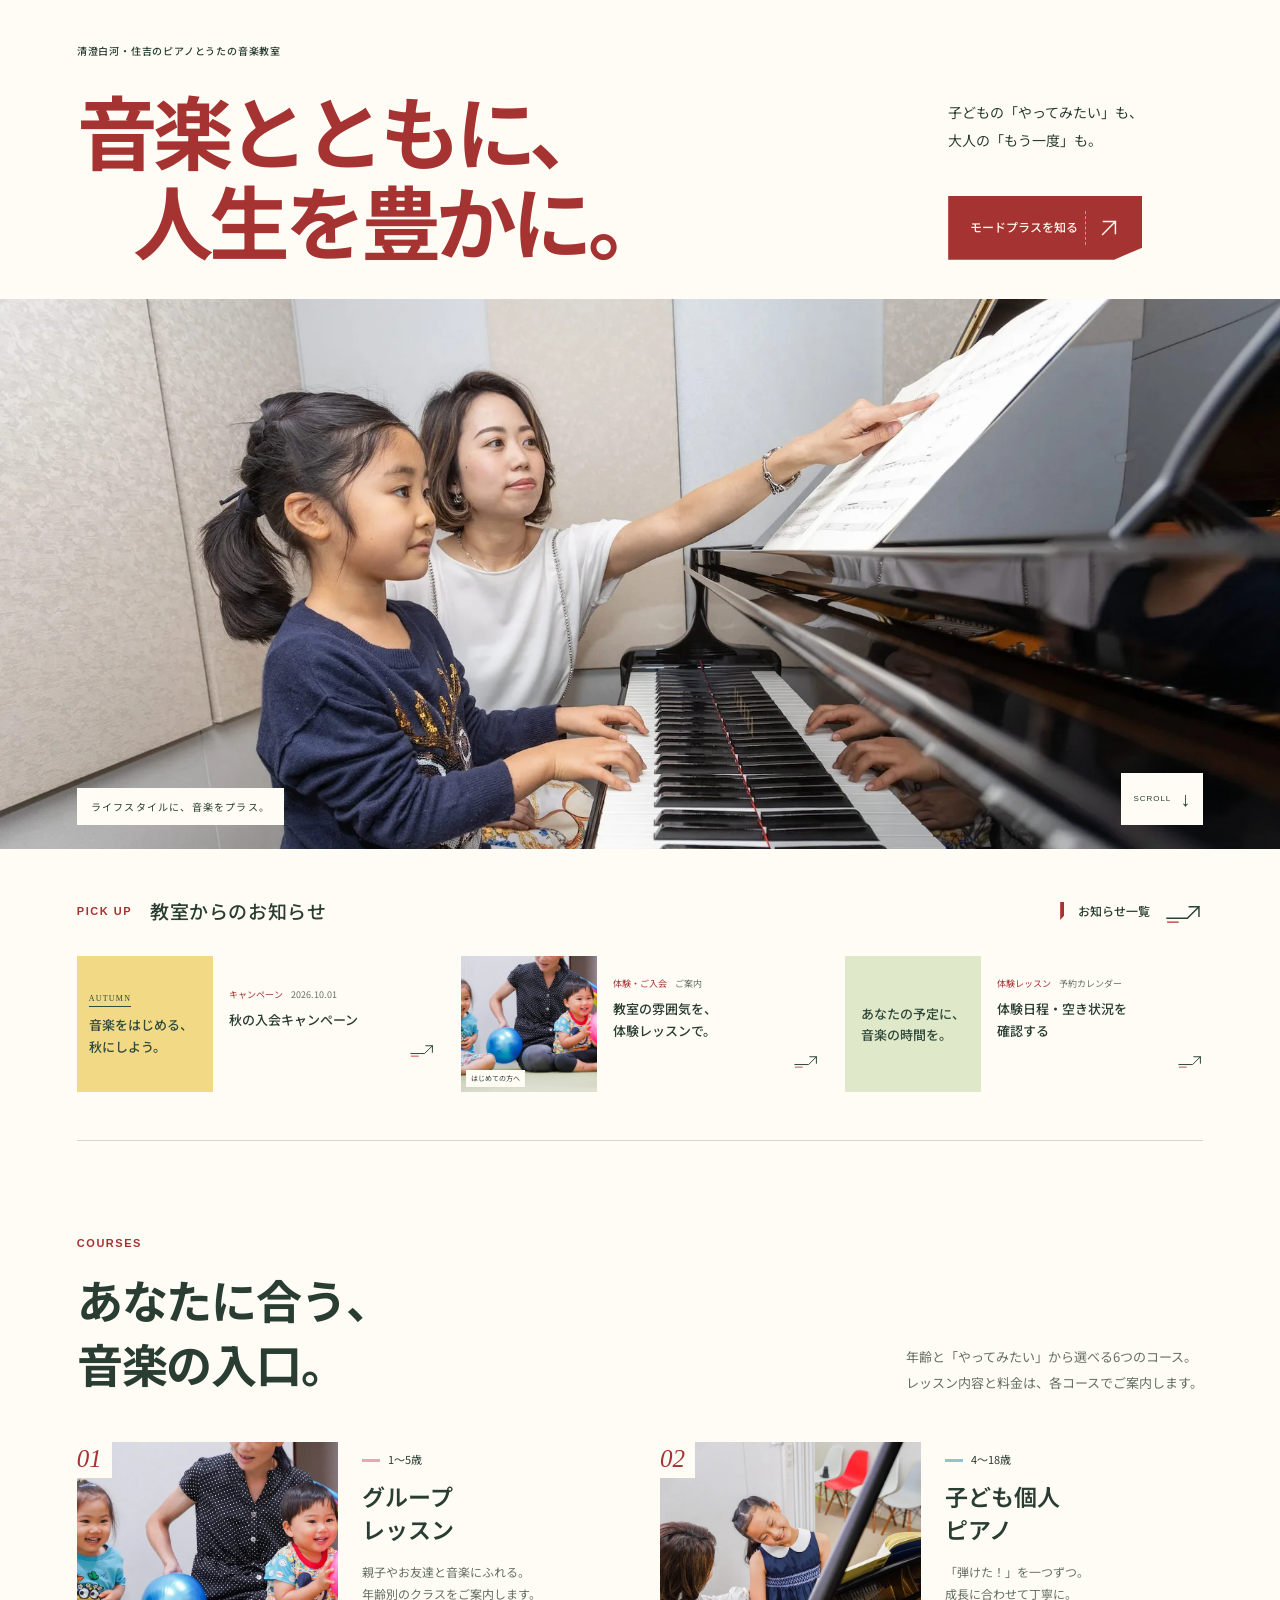
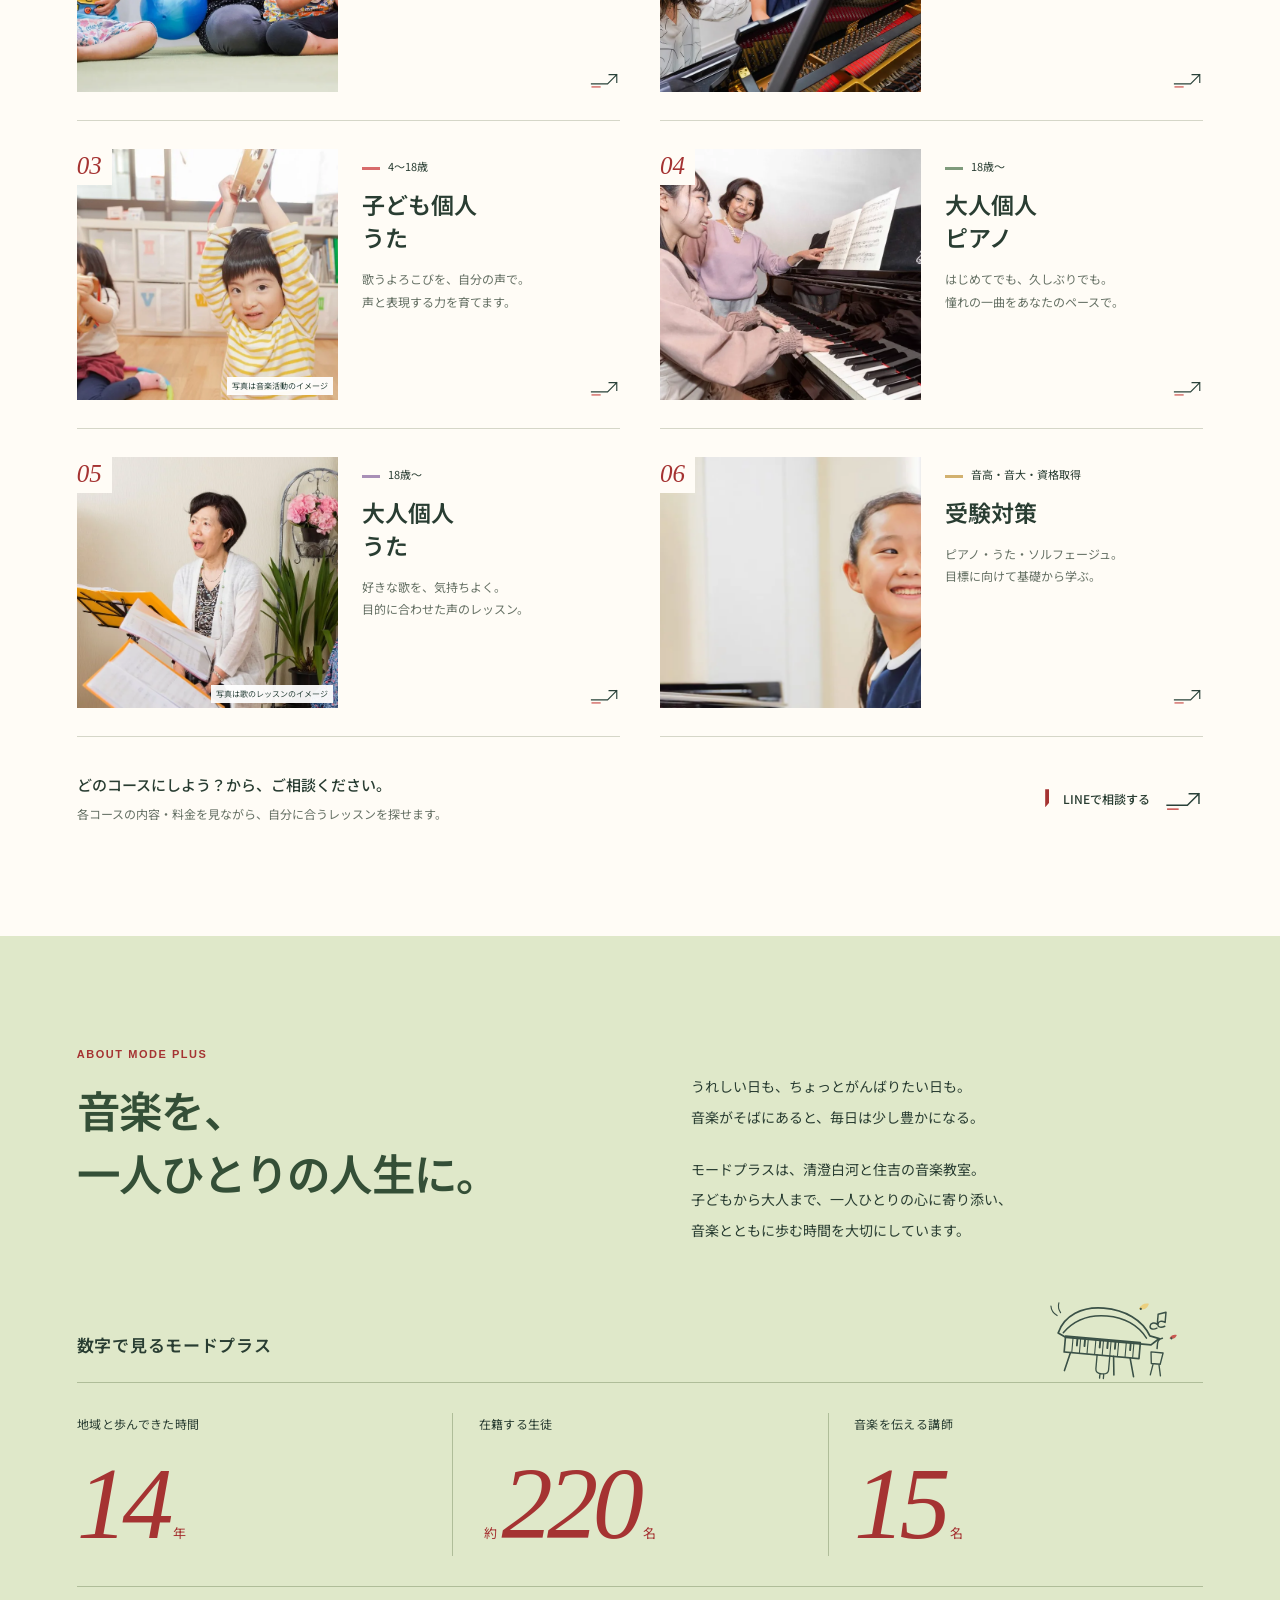
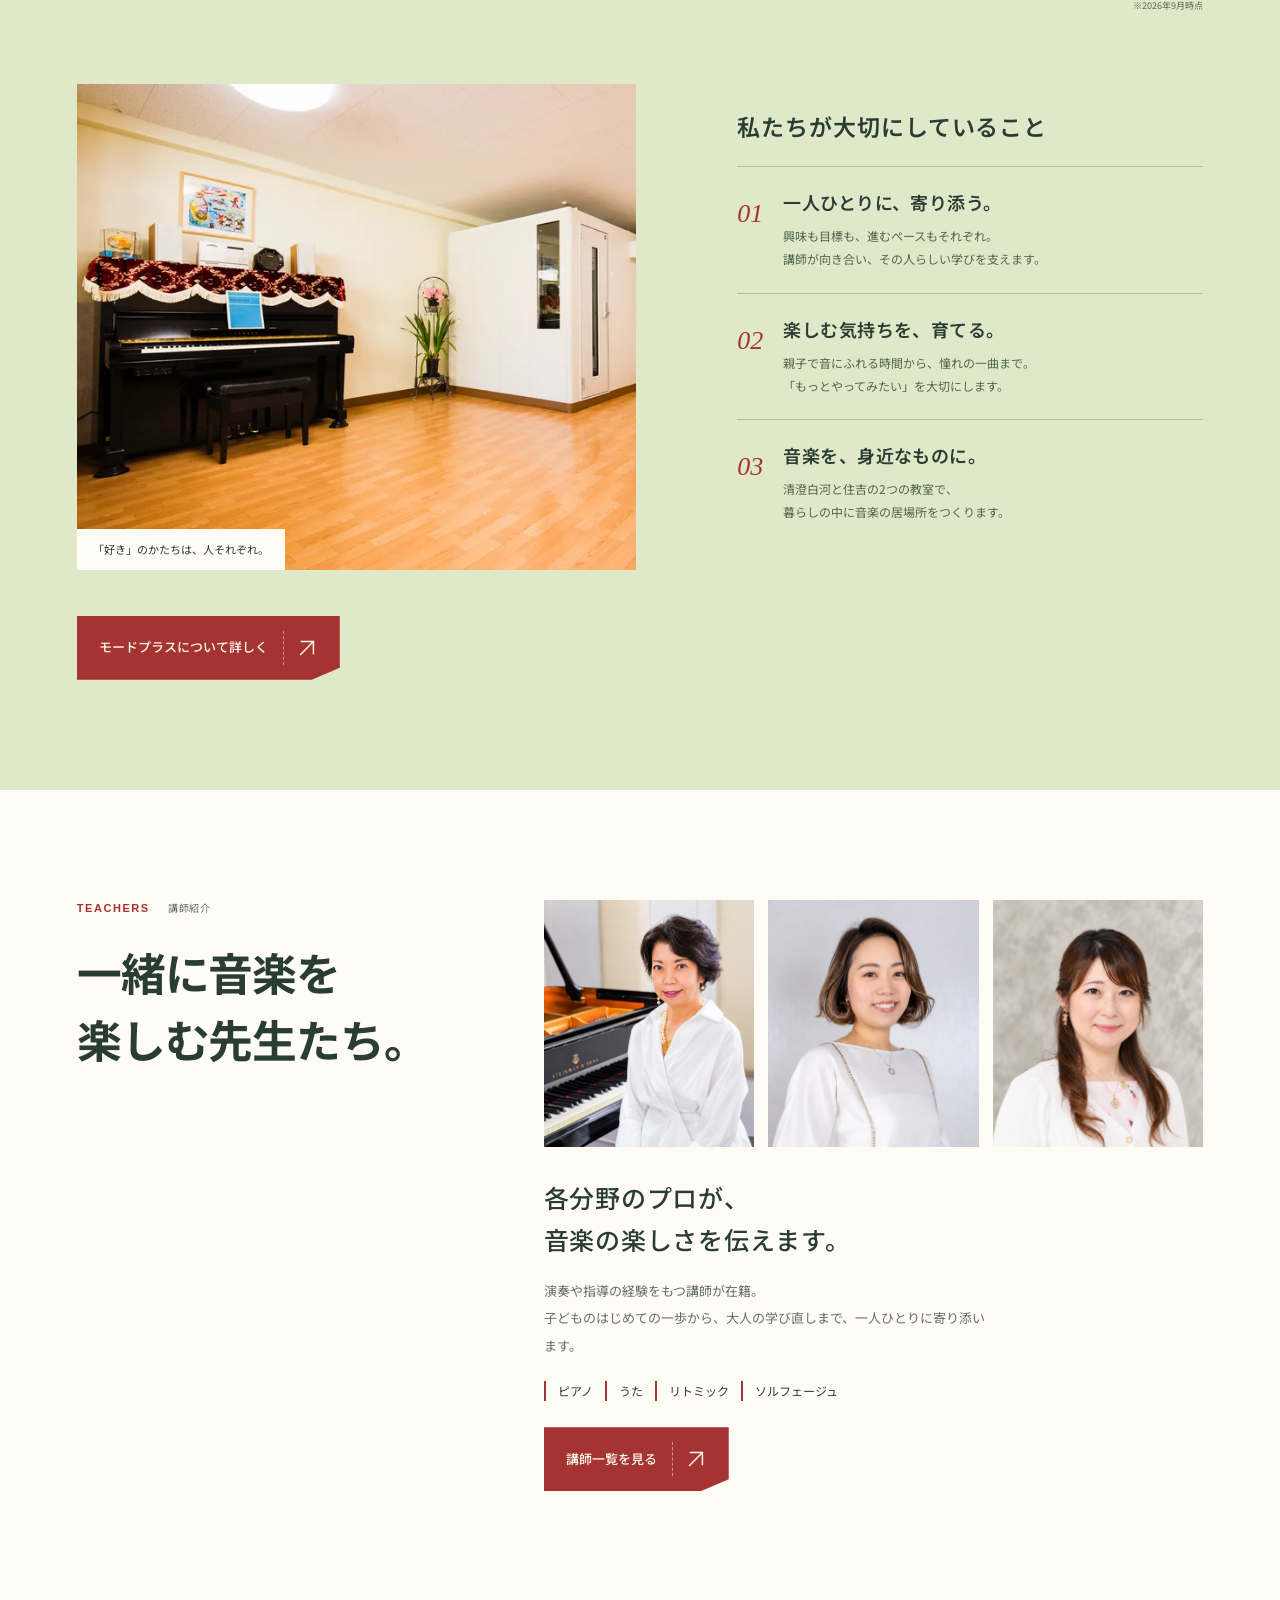
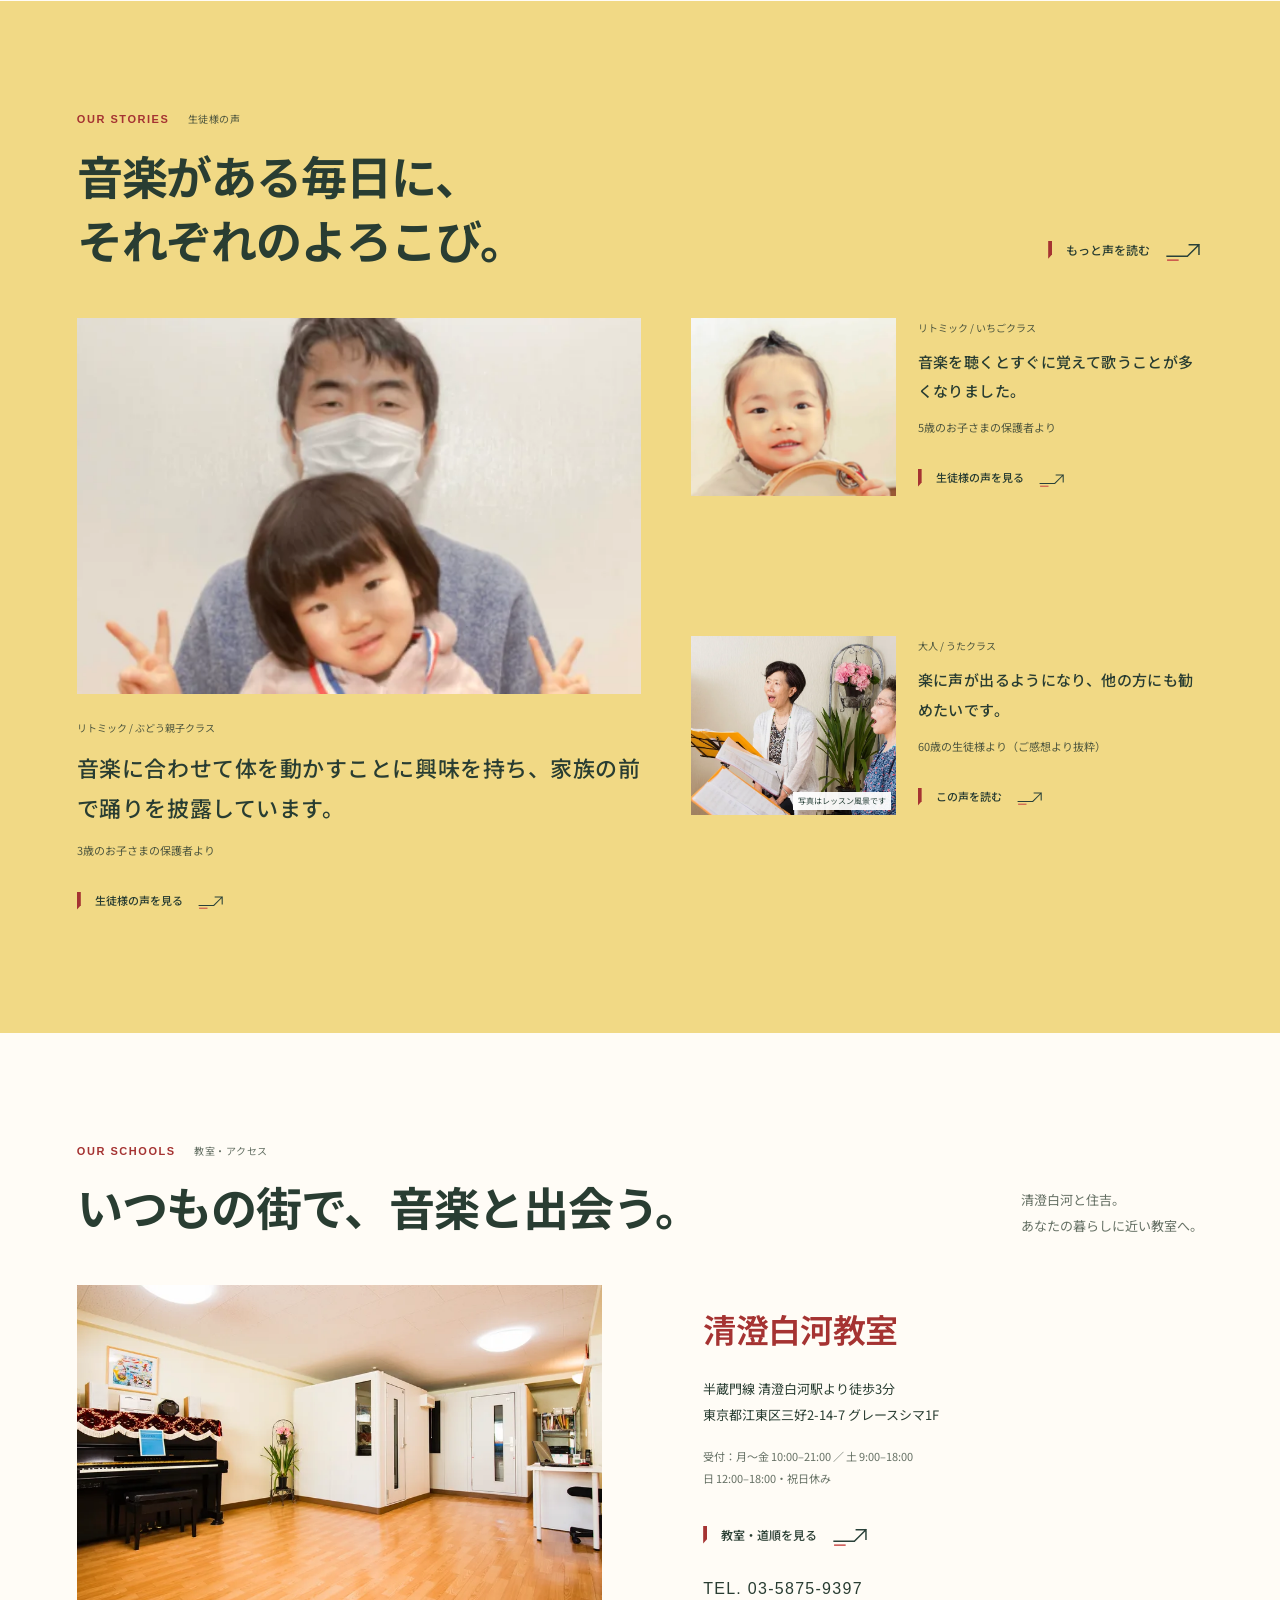
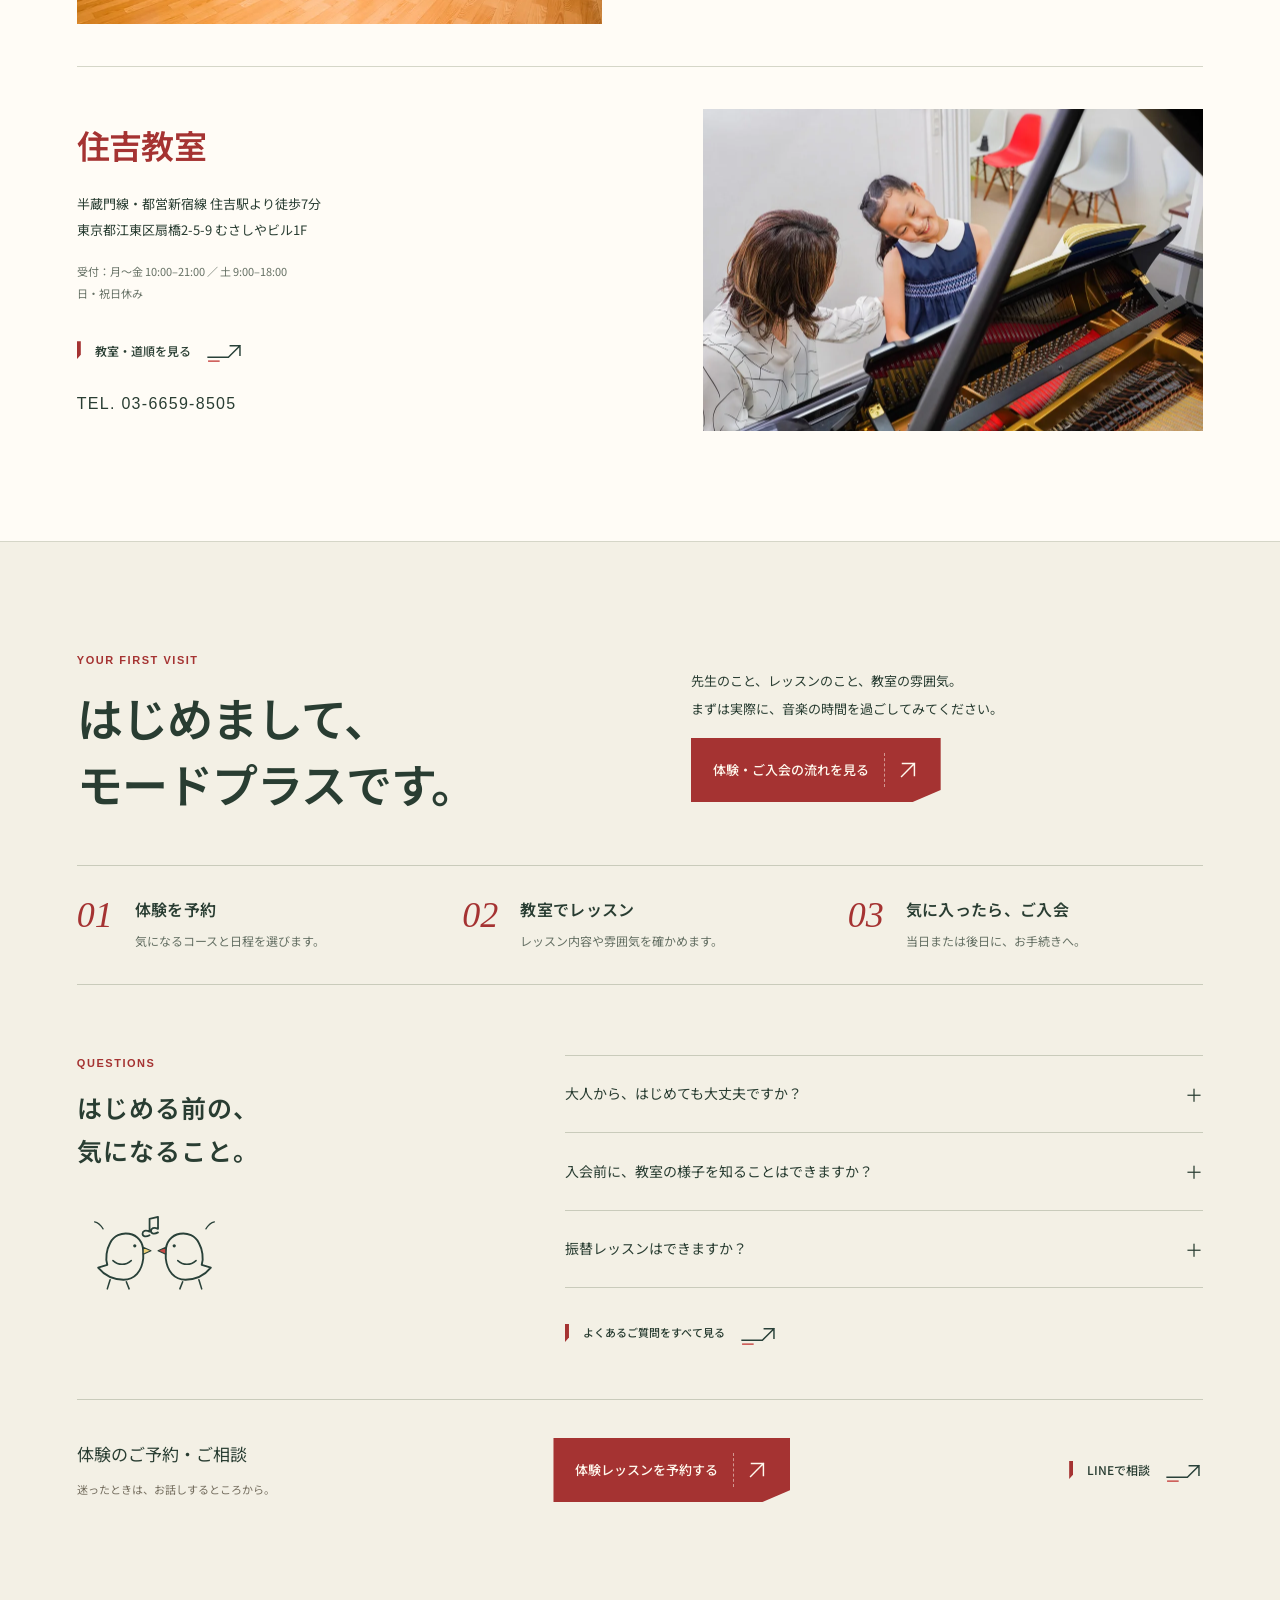
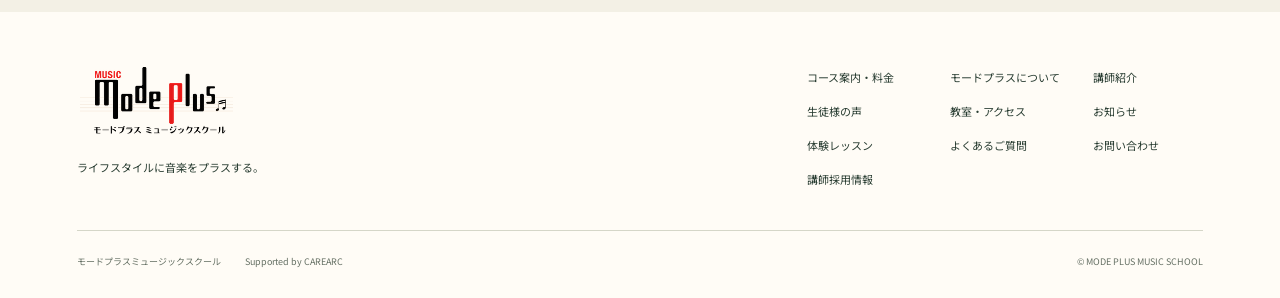
<file: top-b.html>
<!doctype html>
<html lang="ja">
<head>
  <meta charset="UTF-8">
  <meta name="viewport" content="width=device-width, initial-scale=1">
  <title>モードプラスミュージックスクール｜B新案・音楽と暮らしのマガジン</title>
  <meta name="description" content="モードプラスミュージックスクールのTOPデザイン比較用プレビューです。">
  <meta name="robots" content="noindex, nofollow">
  <meta name="theme-color" content="#a53332">
  <link rel="icon" type="image/png" href="img/logo_1-1.png">
  <link rel="preconnect" href="https://fonts.googleapis.com">
  <link rel="preconnect" href="https://fonts.gstatic.com" crossorigin>
  <link rel="preload" as="image" href="img/renewal/hero-mpmv1.webp">
  <link rel="stylesheet" href="home-b.css">
  <script>document.documentElement.classList.add('js');</script>
  <script src="home.js" defer></script>
</head>
<body class="modeplus-b">
  <a class="skip-link" href="#main">本文へスキップ</a>
  <div class="brand-intro" id="brand-intro" aria-hidden="true"><div class="brand-intro-inner"><img src="img/logo_1-1.png" width="300" height="137" alt=""><p>音楽とともに、人生を豊かに。</p></div></div>
  <header class="site-header">
    <a class="brand" href="#top" aria-label="モードプラス トップ"><img src="img/logo_1-1.png" width="300" height="137" alt="MODE PLUS MUSIC SCHOOL"></a>
    <nav class="main-nav" aria-label="メインナビゲーション"><a href="#courses">コース・料金</a><a href="https://modepluspf.com/greeting/">モードプラスについて</a><a href="https://modepluspf.com/teacher/">講師紹介</a><a href="#access">教室・アクセス</a><a href="#news">お知らせ</a></nav>
    <a class="header-cta" href="#experience">体験・ご入会 <span aria-hidden="true">↗</span></a>
    <button class="menu-toggle" type="button" aria-controls="mobile-menu" aria-expanded="false" aria-label="メニューを開閉"><i></i><i></i><span>MENU</span></button>
  </header>
  <nav class="mobile-menu" id="mobile-menu" aria-label="モバイルナビゲーション" hidden><a href="#courses">コース案内・料金</a><a href="#about">モードプラスについて</a><a href="#teachers">講師紹介</a><a href="#voices">生徒様の声</a><a href="#access">教室・アクセス</a><a href="#news">お知らせ</a><a href="#experience">体験レッスン・お問い合わせ</a></nav>
  <main id="main">
    <section class="hero" id="top" aria-labelledby="hero-title">
      <div class="hero-media"><img src="img/renewal/hero-mpmv1.webp" width="1800" height="1117" alt="先生と一緒にグランドピアノを弾く女の子" fetchpriority="high"></div>
      <div class="hero-content"><p class="hero-location">清澄白河・住吉のピアノとうたの音楽教室</p><h1 id="hero-title"><span class="headline-line">音楽とともに、</span><span class="headline-line">人生を豊かに。</span></h1><p class="hero-lead">子どもの「やってみたい」も、<br>大人の「もう一度」も。</p><a class="play-link" href="https://modepluspf.com/greeting/"><span>モードプラスを知る</span><i aria-hidden="true">↗</i></a></div>
      <p class="hero-footnote">ライフスタイルに、音楽をプラス。</p><a class="hero-scroll" href="#news"><span>SCROLL</span><i aria-hidden="true">↓</i></a>
    </section>
    <section class="pickups wrap" id="news" aria-labelledby="news-title">
      <div class="section-heading pickup-heading"><div><p class="eyebrow">PICK UP</p><h2 id="news-title">教室からのお知らせ</h2></div><a class="text-link" href="https://modepluspf.com/news/">お知らせ一覧 <span class="arrow" aria-hidden="true">↗</span></a></div>
      <div class="pickup-grid">
        <a class="pickup-card pickup-campaign" href="https://modepluspf.com/news/秋の入会キャンペーン/" data-valid-until="2026-11-30"><div class="pickup-art"><span class="pickup-stamp">AUTUMN</span><p>音楽をはじめる、<br>秋にしよう。</p><span class="pickup-art-line" aria-hidden="true"></span></div><div class="pickup-copy"><p class="pickup-meta"><span>キャンペーン</span><time datetime="2026-10-01">2026.10.01</time></p><h3>秋の入会キャンペーン</h3><span class="arrow" aria-hidden="true">↗</span></div></a>
        <a class="pickup-card" href="https://modepluspf.com/ご入会の流れ/"><div class="pickup-image"><img src="img/renewal/toddler-2025-dsc04976.webp" width="1000" height="667" alt="リトミックを楽しむ子どもたち" loading="lazy" decoding="async"><span>はじめての方へ</span></div><div class="pickup-copy"><p class="pickup-meta"><span>体験・ご入会</span><span>ご案内</span></p><h3>教室の雰囲気を、<br>体験レッスンで。</h3><span class="arrow" aria-hidden="true">↗</span></div></a>
        <a class="pickup-card" href="https://modepluspf.resv.jp/reserve/calendar.php" target="_blank" rel="noopener"><div class="pickup-art pickup-calendar"><span class="calendar-icon" aria-hidden="true"><b>♪</b><i></i><i></i></span><p>あなたの予定に、<br>音楽の時間を。</p></div><div class="pickup-copy"><p class="pickup-meta"><span>体験レッスン</span><span>予約カレンダー</span></p><h3>体験日程・空き状況を<br>確認する</h3><span class="arrow" aria-hidden="true">↗</span></div></a>
      </div>
    </section>
    <section class="courses section wrap" id="courses" aria-labelledby="courses-title"><p class="eyebrow">COURSES</p><div class="section-heading" data-reveal><h2 id="courses-title"><span class="text-chunk">あなたに合う、</span><span class="text-chunk">音楽の入口。</span></h2><p>年齢と「やってみたい」から選べる6つのコース。<br>レッスン内容と料金は、各コースでご案内します。</p></div><div class="course-grid">
      <a class="course-card" href="group.html" data-reveal><div class="course-photo"><img src="img/renewal/toddler-2025-dsc04976.webp" width="1000" height="667" alt="親子でリズムを楽しむグループレッスン" loading="lazy" decoding="async"><span class="course-number" aria-hidden="true">01</span></div><div class="course-info"><p class="course-age">1〜5歳</p><h3><span class="text-chunk">グループ</span><span class="text-chunk">レッスン</span></h3><p>親子やお友達と音楽にふれる。<br>年齢別のクラスをご案内します。</p><span class="arrow" aria-hidden="true">↗</span></div></a>
      <a class="course-card" href="https://modepluspf.com/service/elementary-junior-high-and-high-school-students/" data-reveal><div class="course-photo"><img src="img/renewal/sumiyoshi-classroom.webp" width="1000" height="667" alt="先生と笑顔を交わしながら学ぶ子どものピアノレッスン" loading="lazy" decoding="async"><span class="course-number" aria-hidden="true">02</span></div><div class="course-info"><p class="course-age">4〜18歳</p><h3><span class="text-chunk">子ども個人</span><span class="text-chunk">ピアノ</span></h3><p>「弾けた！」を一つずつ。<br>成長に合わせて丁寧に。</p><span class="arrow" aria-hidden="true">↗</span></div></a>
      <a class="course-card" href="https://modepluspf.com/service/elementary-junior-high-and-high-school-students/" data-reveal><div class="course-photo"><img src="img/renewal/preschool-group.webp" width="1000" height="667" alt="音楽に合わせて表現する子どもたち（音楽活動のイメージ）" loading="lazy" decoding="async"><span class="course-number" aria-hidden="true">03</span><span class="photo-note">写真は音楽活動のイメージ</span></div><div class="course-info"><p class="course-age">4〜18歳</p><h3><span class="text-chunk">子ども個人</span><span class="text-chunk">うた</span></h3><p>歌うよろこびを、自分の声で。<br>声と表現する力を育てます。</p><span class="arrow" aria-hidden="true">↗</span></div></a>
      <a class="course-card" href="https://modepluspf.com/service/grown-up/" data-reveal><div class="course-photo"><img src="img/renewal/adult-piano.webp" width="1000" height="667" alt="大人の生徒と講師のピアノレッスン" loading="lazy" decoding="async"><span class="course-number" aria-hidden="true">04</span></div><div class="course-info"><p class="course-age">18歳〜</p><h3><span class="text-chunk">大人個人</span><span class="text-chunk">ピアノ</span></h3><p>はじめてでも、久しぶりでも。<br>憧れの一曲をあなたのペースで。</p><span class="arrow" aria-hidden="true">↗</span></div></a>
      <a class="course-card" href="https://modepluspf.com/service/grown-up/" data-reveal><div class="course-photo"><img src="img/renewal/hero-mpmv3.webp" width="1200" height="633" alt="歌を楽しむ大人のみなさん（歌のレッスンのイメージ）" loading="lazy" decoding="async"><span class="course-number" aria-hidden="true">05</span><span class="photo-note">写真は歌のレッスンのイメージ</span></div><div class="course-info"><p class="course-age">18歳〜</p><h3><span class="text-chunk">大人個人</span><span class="text-chunk">うた</span></h3><p>好きな歌を、気持ちよく。<br>目的に合わせた声のレッスン。</p><span class="arrow" aria-hidden="true">↗</span></div></a>
      <a class="course-card" href="https://modepluspf.com/service/受験対策/" data-reveal><div class="course-photo"><img src="img/renewal/recital-dsc05988.webp" width="1000" height="528" alt="グランドピアノで演奏する生徒" loading="lazy" decoding="async"><span class="course-number" aria-hidden="true">06</span></div><div class="course-info"><p class="course-age">音高・音大・資格取得</p><h3>受験対策</h3><p>ピアノ・うた・ソルフェージュ。<br>目標に向けて基礎から学ぶ。</p><span class="arrow" aria-hidden="true">↗</span></div></a>
    </div><div class="course-help" id="price"><div><strong>どのコースにしよう？から、ご相談ください。</strong><p>各コースの内容・料金を見ながら、自分に合うレッスンを探せます。</p></div><a class="text-link" href="https://lin.ee/0mjg9Bs" target="_blank" rel="noopener">LINEで相談する <span class="arrow" aria-hidden="true">↗</span></a></div></section>
    <section class="about section" id="about" aria-labelledby="about-title"><div class="wrap"><div class="about-intro"><div><p class="eyebrow">ABOUT MODE PLUS</p><h2 id="about-title"><span class="text-chunk">音楽を、</span><br><span class="text-chunk">一人ひとりの人生に。</span></h2></div><div class="about-message"><p>うれしい日も、ちょっとがんばりたい日も。<br>音楽がそばにあると、毎日は少し豊かになる。</p><p>モードプラスは、清澄白河と住吉の音楽教室。<br>子どもから大人まで、一人ひとりの心に寄り添い、<br class="desktop-only">音楽とともに歩む時間を大切にしています。</p></div><img class="about-illustration" src="img/illustrations/piano-line.svg" width="220" height="160" alt="" loading="lazy"></div><div class="numbers-heading"><h3>数字で見るモードプラス</h3><span aria-hidden="true">A LITTLE ABOUT US</span></div><dl class="numbers"><div><dt>地域と歩んできた時間</dt><dd>14<small>年</small></dd></div><div><dt>在籍する生徒</dt><dd><small>約</small>220<small>名</small></dd></div><div><dt>音楽を伝える講師</dt><dd>15<small>名</small></dd></div></dl><p class="numbers-note">※2026年9月時点</p><div class="values"><div class="values-photo"><img src="img/renewal/kiyosumi-classroom.webp" width="1000" height="556" alt="ピアノと木の床が広がる清澄白河教室のレッスン空間" loading="lazy" decoding="async"><span>「好き」のかたちは、人それぞれ。</span></div><div class="values-copy"><h3>私たちが大切にしていること</h3><ol><li><span>01</span><div><h4>一人ひとりに、寄り添う。</h4><p>興味も目標も、進むペースもそれぞれ。<br>講師が向き合い、その人らしい学びを支えます。</p></div></li><li><span>02</span><div><h4>楽しむ気持ちを、育てる。</h4><p>親子で音にふれる時間から、憧れの一曲まで。<br>「もっとやってみたい」を大切にします。</p></div></li><li><span>03</span><div><h4>音楽を、身近なものに。</h4><p>清澄白河と住吉の2つの教室で、<br>暮らしの中に音楽の居場所をつくります。</p></div></li></ol></div></div><div class="section-end"><a class="play-link" href="https://modepluspf.com/greeting/"><span>モードプラスについて詳しく</span><i aria-hidden="true">↗</i></a></div></div></section>
    <section class="teachers section wrap" id="teachers" aria-labelledby="teachers-title">
      <div class="section-tag">TEACHERS <span>講師紹介</span></div>
      <div class="section-heading" data-reveal><h2 id="teachers-title"><span class="text-chunk">一緒に音楽を</span><span class="text-chunk">楽しむ先生たち。</span></h2></div>
      <div class="teacher-intro">
        <div class="teacher-portraits" role="img" aria-label="モードプラスで教える講師たち" data-reveal>
          <div class="teacher-portrait"><img src="img/teacher-wada-fukiko.webp" width="1000" height="1000" alt="" loading="lazy" decoding="async"></div>
          <div class="teacher-portrait"><img src="img/teacher-nagamoto-shiho.webp" width="1000" height="1000" alt="" loading="lazy" decoding="async"></div>
          <div class="teacher-portrait"><img src="img/teacher-goto-aki.webp" width="1000" height="1000" alt="" loading="lazy" decoding="async"></div>
        </div>
        <div class="teacher-summary" data-reveal>
          <h3 class="teacher-expertise">各分野のプロが、<br>音楽の楽しさを伝えます。</h3>
          <p>演奏や指導の経験をもつ講師が在籍。<br>子どものはじめての一歩から、大人の学び直しまで、一人ひとりに寄り添います。</p>
          <ul class="teacher-disciplines" aria-label="講師の専門分野"><li>ピアノ</li><li>うた</li><li>リトミック</li><li>ソルフェージュ</li></ul>
          <a class="play-link" href="https://modepluspf.com/teacher/"><span>講師一覧を見る</span><i aria-hidden="true">↗</i></a>
        </div>
      </div>
    </section>
    <section class="voices section" id="voices" aria-labelledby="voices-title"><div class="wrap"><div class="section-tag">OUR STORIES <span>生徒様の声</span></div><div class="section-heading" data-reveal><h2 id="voices-title"><span class="text-chunk">音楽がある毎日に、</span><br><span class="text-chunk">それぞれのよろこび。</span></h2><a class="text-link" href="https://modepluspf.com/ブログ一覧ページ/">もっと声を読む <span class="arrow" aria-hidden="true">↗</span></a></div><div class="voice-grid"><article class="voice-card" data-reveal><div class="voice-photo"><img src="img/voice-01.webp" width="680" height="420" alt="ぶどう親子クラスの生徒と保護者" loading="lazy" decoding="async"></div><div class="voice-body"><p class="voice-class">リトミック / ぶどう親子クラス</p><h3>音楽に合わせて体を動かすことに興味を持ち、家族の前で踊りを披露しています。</h3><p>3歳のお子さまの保護者より</p><a class="text-link" href="https://modepluspf.com/ブログ一覧ページ/">生徒様の声を見る <span class="arrow" aria-hidden="true">↗</span></a></div></article><article class="voice-card" data-reveal><div class="voice-photo"><img src="img/voice-03.webp" width="650" height="420" alt="いちごクラスの生徒" loading="lazy" decoding="async"></div><div class="voice-body"><p class="voice-class">リトミック / いちごクラス</p><h3>音楽を聴くとすぐに覚えて歌うことが多くなりました。</h3><p>5歳のお子さまの保護者より</p><a class="text-link" href="https://modepluspf.com/ブログ一覧ページ/">生徒様の声を見る <span class="arrow" aria-hidden="true">↗</span></a></div></article><article class="voice-card" data-reveal><div class="voice-photo"><img src="img/renewal/hero-mpmv3.webp" width="1200" height="633" alt="大人の歌のレッスン風景" loading="lazy" decoding="async"><span class="photo-note">写真はレッスン風景です</span></div><div class="voice-body"><p class="voice-class">大人 / うたクラス</p><h3>楽に声が出るようになり、他の方にも勧めたいです。</h3><p>60歳の生徒様より（ご感想より抜粋）</p><a class="text-link" href="https://modepluspf.com/2020/12/10/大人コース：うたクラス/">この声を読む <span class="arrow" aria-hidden="true">↗</span></a></div></article></div></div></section>
    <section class="schools section wrap" id="access" aria-labelledby="access-title"><div class="section-tag">OUR SCHOOLS <span>教室・アクセス</span></div><div class="section-heading" data-reveal><h2 id="access-title"><span class="text-chunk">いつもの街で、</span><span class="text-chunk">音楽と出会う。</span></h2><p>清澄白河と住吉。<br>あなたの暮らしに近い教室へ。</p></div><div class="school-grid"><article data-reveal><div class="school-photo"><img src="img/renewal/kiyosumi-classroom.webp" width="1000" height="556" alt="木の床が広がる清澄白河教室の室内" loading="lazy" decoding="async"></div><div class="school-info"><h3>清澄白河教室</h3><p>半蔵門線 清澄白河駅より徒歩3分<br>東京都江東区三好2-14-7 グレースシマ1F</p><p class="school-hours">受付：月〜金 10:00–21:00 ／ 土 9:00–18:00<br>日 12:00–18:00・祝日休み</p><a class="text-link" href="https://modepluspf.com/清澄白河教室/" aria-label="清澄白河教室の詳細">教室・道順を見る <span class="arrow" aria-hidden="true">↗</span></a><a class="phone" href="tel:0358759397">TEL. 03-5875-9397</a></div></article><article data-reveal><div class="school-photo"><img src="img/renewal/sumiyoshi-classroom.webp" width="1000" height="667" alt="住吉教室のグランドピアノでのレッスン風景" loading="lazy" decoding="async"></div><div class="school-info"><h3>住吉教室</h3><p>半蔵門線・都営新宿線 住吉駅より徒歩7分<br>東京都江東区扇橋2-5-9 むさしやビル1F</p><p class="school-hours">受付：月〜金 10:00–21:00 ／ 土 9:00–18:00<br>日・祝日休み</p><a class="text-link" href="https://modepluspf.com/住吉教室/" aria-label="住吉教室の詳細">教室・道順を見る <span class="arrow" aria-hidden="true">↗</span></a><a class="phone" href="tel:0366598505">TEL. 03-6659-8505</a></div></article></div></section>
    <section class="first-visit section" id="experience" aria-labelledby="experience-title"><div class="wrap"><div class="visit-heading"><div><p class="eyebrow">YOUR FIRST VISIT</p><h2 id="experience-title"><span class="text-chunk">はじめまして、</span><br><span class="text-chunk">モードプラスです。</span></h2></div><div><p>先生のこと、レッスンのこと、教室の雰囲気。<br>まずは実際に、音楽の時間を過ごしてみてください。</p><a class="play-link" href="https://modepluspf.com/ご入会の流れ/"><span>体験・ご入会の流れを見る</span><i aria-hidden="true">↗</i></a></div></div><ol class="visit-steps"><li><span>01</span><h3>体験を予約</h3><p>気になるコースと日程を選びます。</p></li><li><span>02</span><h3>教室でレッスン</h3><p>レッスン内容や雰囲気を確かめます。</p></li><li><span>03</span><h3>気に入ったら、ご入会</h3><p>当日または後日に、お手続きへ。</p></li></ol><div class="faq-block" id="faq"><div><p class="eyebrow">QUESTIONS</p><h3>はじめる前の、<br>気になること。</h3><img src="img/illustrations/music-conversation.svg" width="220" height="160" alt="" loading="lazy"></div><div class="faq-list"><details><summary>大人から、はじめても大丈夫ですか？<span aria-hidden="true">＋</span></summary><p>大人になってからピアノを始める方もいらっしゃいます。経験やご希望に合わせてレッスンをご案内します。</p></details><details><summary>入会前に、教室の様子を知ることはできますか？<span aria-hidden="true">＋</span></summary><p>体験レッスンで、教室の雰囲気やレッスン内容をご確認いただけます。まずは気になるコースをお選びください。</p></details><details><summary>振替レッスンはできますか？<span aria-hidden="true">＋</span></summary><p>振替の取り扱いは、コース・クラスによって異なります。ご希望のコースについて、お問い合わせください。</p></details><a class="text-link" href="https://modepluspf.com/faq/">よくあるご質問をすべて見る <span class="arrow" aria-hidden="true">↗</span></a></div></div><div class="contact-line"><div><p>体験のご予約・ご相談</p><span>迷ったときは、お話しするところから。</span></div><a class="ticket-link" href="https://modepluspf.resv.jp/reserve/calendar.php" target="_blank" rel="noopener"><span>体験レッスンを予約する</span><i aria-hidden="true">↗</i></a><a class="text-link" href="https://lin.ee/0mjg9Bs" target="_blank" rel="noopener">LINEで相談 <span class="arrow" aria-hidden="true">↗</span></a></div></div></section>
  </main>
  <footer class="site-footer"><div class="wrap"><div class="footer-top"><div><a class="brand footer-brand" href="#top" aria-label="モードプラス トップ"><img src="img/logo_1-1.png" width="300" height="137" alt="MODE PLUS MUSIC SCHOOL"></a><p class="footer-caption">ライフスタイルに音楽をプラスする。</p></div><nav class="footer-links" aria-label="フッターナビゲーション"><a href="#courses">コース案内・料金</a><a href="https://modepluspf.com/greeting/">モードプラスについて</a><a href="#teachers">講師紹介</a><a href="#voices">生徒様の声</a><a href="#access">教室・アクセス</a><a href="https://modepluspf.com/news/">お知らせ</a><a href="#experience">体験レッスン</a><a href="https://modepluspf.com/faq/">よくあるご質問</a><a href="https://modepluspf.com/お問い合わせ/">お問い合わせ</a><a href="https://modepluspf.com/ピアノ講師採用情報/">講師採用情報</a></nav></div><div class="footer-bottom"><div><span>モードプラスミュージックスクール</span><a href="https://carearc.co.jp/" target="_blank" rel="noopener">Supported by CAREARC</a></div><small>© MODE PLUS MUSIC SCHOOL</small></div></div></footer>
  <nav class="mobile-quicklinks" aria-label="コースと体験のご案内"><a href="#courses">コース・料金</a><a href="#experience">体験・ご入会 <span aria-hidden="true">↗</span></a></nav>
</body>
</html>
</file>
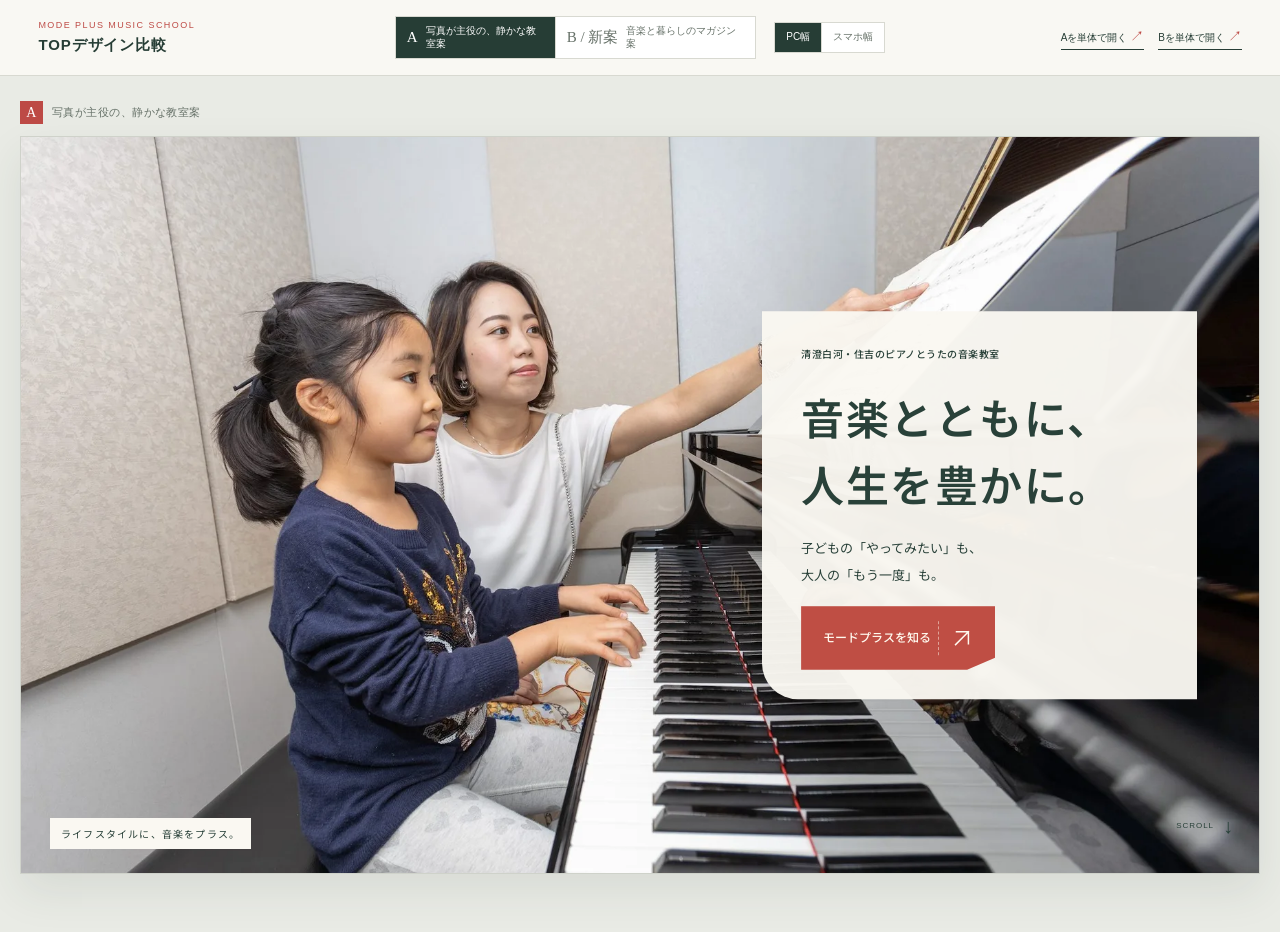
<file: top-compare.html>
<!doctype html>
<html lang="ja">
<head>
  <meta charset="UTF-8">
  <meta name="viewport" content="width=device-width, initial-scale=1">
  <title>モードプラス TOPデザイン比較</title>
  <meta name="robots" content="noindex, nofollow">
  <link rel="stylesheet" href="top-compare.css">
  <script src="top-compare.js" defer></script>
</head>
<body>
  <main class="compare-shell">
    <header class="compare-bar">
      <div class="compare-title"><p>MODE PLUS MUSIC SCHOOL</p><h1>TOPデザイン比較</h1></div>
      <div class="compare-controls">
        <div class="variant-switch" role="group" aria-label="デザイン案を選択">
          <button class="variant-button is-current" type="button" data-variant="a" data-src="index.html" aria-pressed="true"><b>A</b><span>写真が主役の、静かな教室案</span></button>
          <button class="variant-button" type="button" data-variant="b" data-src="top-b.html" aria-pressed="false"><b>B / 新案</b><span>音楽と暮らしのマガジン案</span></button>
        </div>
        <div class="device-switch" role="group" aria-label="表示幅を選択">
          <button class="device-button is-current" type="button" data-device="desktop" aria-pressed="true">PC幅</button>
          <button class="device-button" type="button" data-device="mobile" aria-pressed="false">スマホ幅</button>
        </div>
      </div>
      <nav class="single-links" aria-label="単体プレビューを開く"><a href="index.html" target="_blank" rel="noopener">Aを単体で開く <span aria-hidden="true">↗</span></a><a href="top-b.html" target="_blank" rel="noopener">Bを単体で開く <span aria-hidden="true">↗</span></a></nav>
    </header>
    <section class="preview-area" aria-label="TOPデザインのプレビュー">
      <p class="preview-label" id="preview-label"><span>A</span> 写真が主役の、静かな教室案</p>
      <div class="device-frame" id="device-frame">
        <iframe id="site-preview" title="A案：写真が主役の、静かな教室案" src="index.html"></iframe>
      </div>
    </section>
  </main>
</body>
</html>
</file>
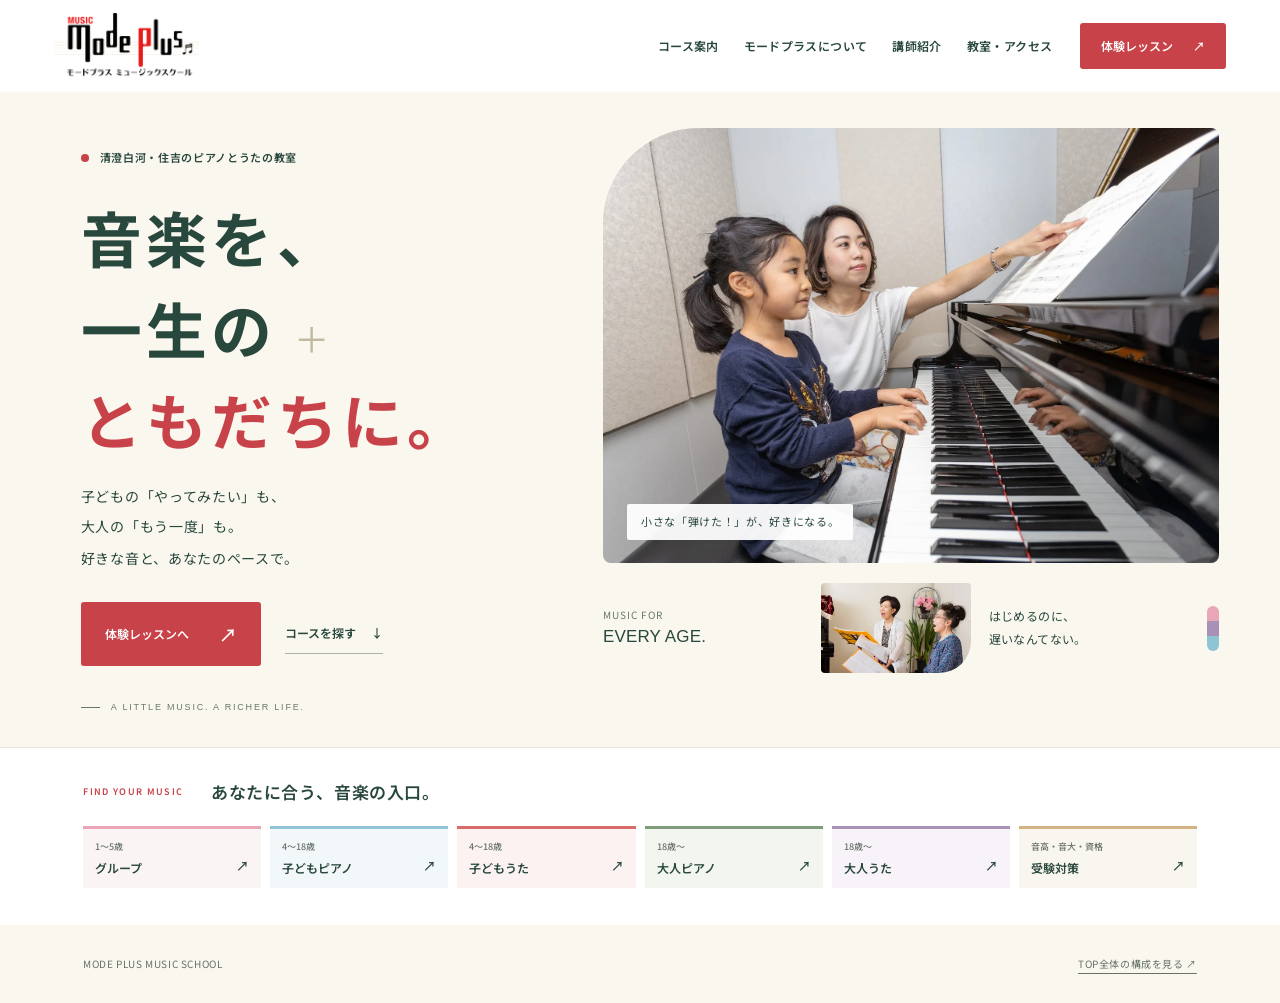
<file: designs/fv-a.html>
<!doctype html>
<html lang="ja">
<head>
  <meta charset="utf-8"><meta name="viewport" content="width=device-width,initial-scale=1">
  <meta name="robots" content="noindex,nofollow">
  <meta name="description" content="モードプラス FVデザイン A案。音楽を、一生のともだちに。写真と余白で伝えるピアノとうたの教室。">
  <title>A — 音楽を、一生のともだちに。｜モードプラス FVデザイン</title>
  <link rel="icon" href="../img/logo_1-1.png"><link rel="stylesheet" href="fv-common.css"><link rel="stylesheet" href="fv-a.css">
  <link rel="preload" as="image" href="../img/renewal/hero-mpmv1.webp">
  <script src="fv-common.js" defer></script>
</head>
<body data-concept="a">
  <a class="skip-link" href="#main">本文へスキップ</a>
  <header class="concept-header">
    <a class="concept-brand" href="../index.html" target="_top"><img src="../img/logo_1-1.png" width="300" height="137" alt="モードプラスミュージックスクール"></a>
    <nav class="concept-nav" aria-label="メインナビゲーション"><a href="../index.html#courses" target="_top">コース案内</a><a href="../index.html#about" target="_top">モードプラスについて</a><a href="../index.html#teachers" target="_top">講師紹介</a><a href="../index.html#access" target="_top">教室・アクセス</a></nav>
    <a class="header-trial" href="https://modepluspf.resv.jp/reserve/calendar.php" target="_blank" rel="noopener">体験レッスン <span aria-hidden="true">↗</span></a>
  </header>
  <main id="main">
    <section class="a-hero" data-hero aria-labelledby="a-title">
      <div class="a-copy">
        <p class="a-eyebrow" data-enter><span></span> 清澄白河・住吉のピアノとうたの教室</p>
        <h1 id="a-title" data-enter><span>音楽を、</span><span>一生の<span class="a-plus" aria-hidden="true">＋</span></span><span class="a-accent">ともだちに。</span></h1>
        <p class="a-lead" data-enter="2"><span>子どもの「やってみたい」も、</span><span>大人の「もう一度」も。</span><span class="a-lead-last">好きな音と、あなたのペースで。</span></p>
        <div class="a-actions" data-enter="3"><a class="a-primary" href="https://modepluspf.resv.jp/reserve/calendar.php" target="_blank" rel="noopener">体験レッスンへ <span aria-hidden="true">↗</span></a><a class="a-secondary" href="#a-courses">コースを探す <span aria-hidden="true">↓</span></a></div>
        <p class="a-signature" aria-hidden="true">A LITTLE MUSIC. A RICHER LIFE.</p>
      </div>
      <div class="a-visual" data-enter="2">
        <figure class="a-main-photo"><img src="../img/renewal/hero-mpmv1.webp" width="1800" height="1117" alt="女の子と先生が一緒にピアノの響きに耳を傾けるレッスン" fetchpriority="high"><figcaption>小さな「弾けた！」が、好きになる。</figcaption></figure>
        <div class="a-photo-foot"><span class="a-photo-label">MUSIC FOR<br><strong>EVERY AGE.</strong></span><img src="../img/renewal/hero-mpmv3.webp" width="1200" height="633" alt="声を合わせて歌う大人の生徒のみなさん"><p>はじめるのに、<br>遅いなんてない。</p><span class="a-photo-dot" aria-hidden="true"></span></div>
      </div>
    </section>
    <section class="a-courses" id="a-courses" aria-labelledby="a-course-title"><div class="a-course-heading"><p>FIND YOUR MUSIC</p><h2 id="a-course-title">あなたに合う、音楽の入口。</h2></div><div class="a-course-links"><a href="../group.html" target="_top"><small>1〜5歳</small>グループ<span>↗</span></a><a href="../index.html#courses" target="_top"><small>4〜18歳</small>子どもピアノ<span>↗</span></a><a href="../index.html#courses" target="_top"><small>4〜18歳</small>子どもうた<span>↗</span></a><a href="../index.html#courses" target="_top"><small>18歳〜</small>大人ピアノ<span>↗</span></a><a href="../index.html#courses" target="_top"><small>18歳〜</small>大人うた<span>↗</span></a><a href="../index.html#courses" target="_top"><small>音高・音大・資格</small>受験対策<span>↗</span></a></div></section>
    <footer class="a-footer"><p>MODE PLUS MUSIC SCHOOL</p><a href="../index.html#courses" target="_top">TOP全体の構成を見る <span aria-hidden="true">↗</span></a></footer>
  </main>
</body>
</html>
</file>
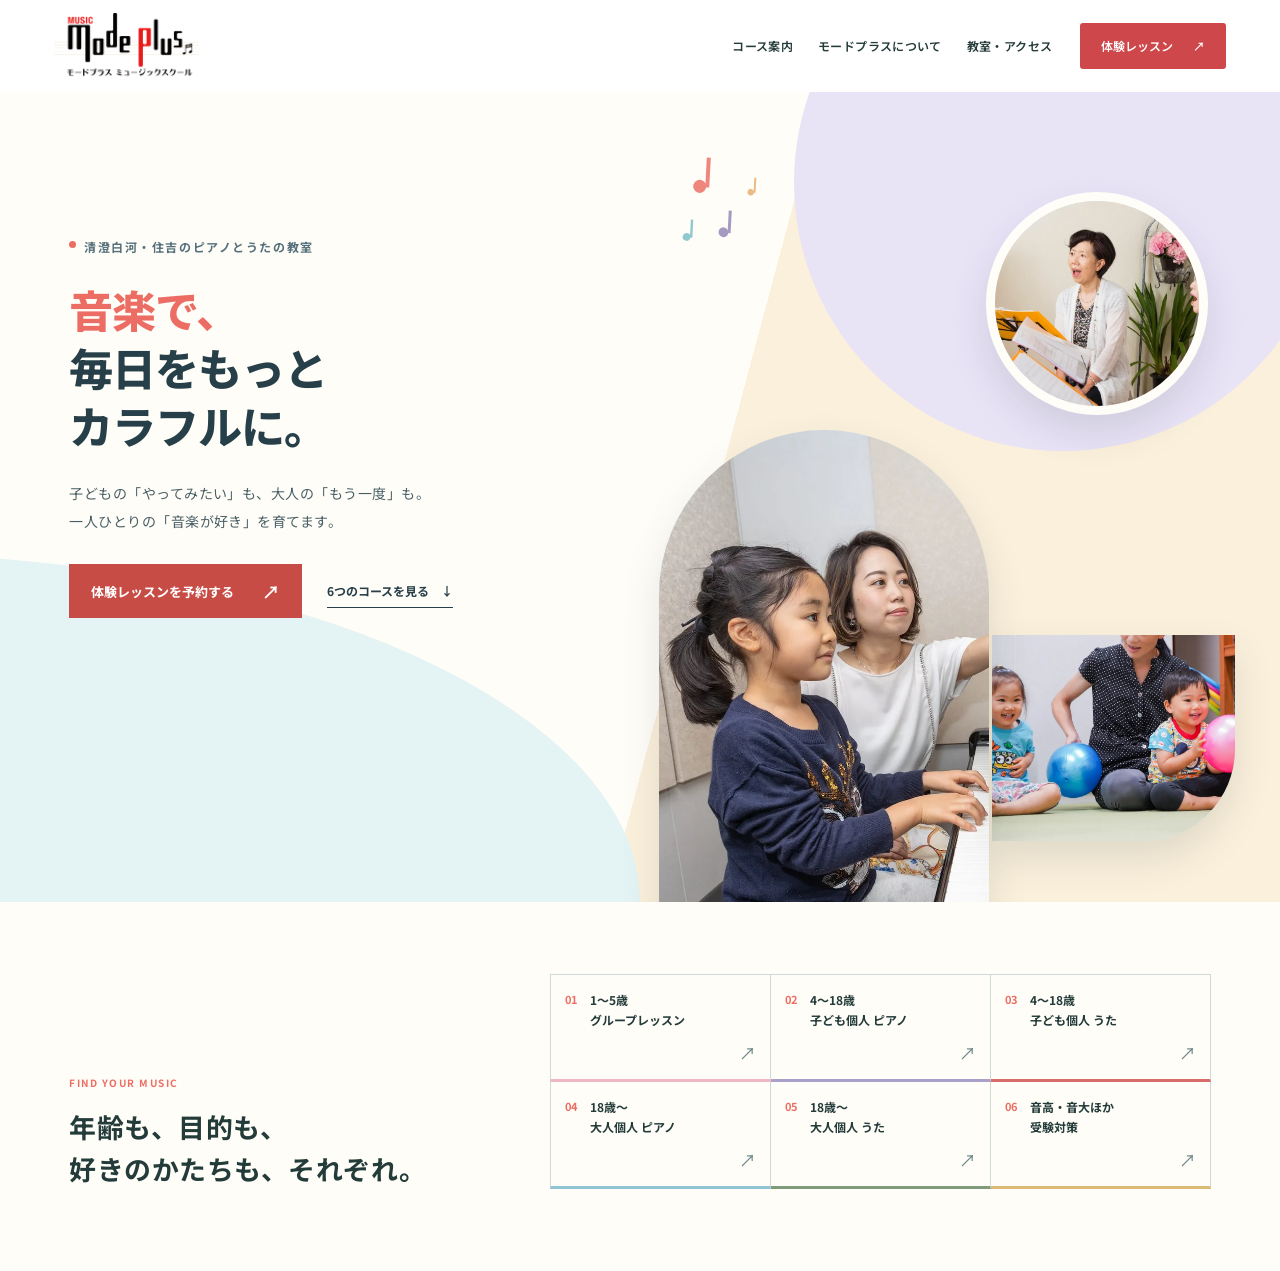
<file: designs/fv-b.html>
<!doctype html>
<html lang="ja">
<head>
  <meta charset="UTF-8">
  <meta name="viewport" content="width=device-width, initial-scale=1">
  <title>FV B案｜モードプラスミュージックスクール</title>
  <meta name="robots" content="noindex, nofollow">
  <link rel="preconnect" href="https://fonts.googleapis.com">
  <link rel="preconnect" href="https://fonts.gstatic.com" crossorigin>
  <link rel="preload" as="image" href="../img/renewal/hero-mpmv1.webp">
  <link rel="stylesheet" href="fv-common.css">
  <link rel="stylesheet" href="fv-b.css">
  <script src="fv-common.js" defer></script>
</head>
<body data-concept="b">
  <a class="skip-link" href="#main">本文へスキップ</a>
  <header class="concept-header">
    <a class="concept-brand" href="../index.html" target="_top" aria-label="モードプラスミュージックスクール トップへ"><img src="../img/logo_1-1.png" width="300" height="137" alt="MODE PLUS MUSIC SCHOOL"></a>
    <nav class="concept-nav" aria-label="メインナビゲーション">
      <a href="../index.html#courses" target="_top">コース案内</a>
      <a href="../index.html#about" target="_top">モードプラスについて</a>
      <a href="../index.html#access" target="_top">教室・アクセス</a>
    </nav>
    <a class="header-trial" href="https://modepluspf.resv.jp/reserve/calendar.php" target="_blank" rel="noopener">体験レッスン <span aria-hidden="true">↗</span></a>
  </header>

  <main id="main">
    <section class="b-hero" data-hero aria-labelledby="b-title">
      <div class="b-hero__base" aria-hidden="true"></div>
      <div class="b-hero__marks" aria-hidden="true"><i></i><i></i><i></i><i></i></div>

      <div class="b-hero__copy" data-enter="1">
        <p class="b-hero__eyebrow">清澄白河・住吉のピアノとうたの教室</p>
        <h1 id="b-title"><span>音楽で、</span><span>毎日をもっと</span><span>カラフルに。</span></h1>
        <p class="b-hero__lead">子どもの「やってみたい」も、大人の「もう一度」も。<br>一人ひとりの「音楽が好き」を育てます。</p>
        <div class="b-hero__actions">
          <a class="b-button" href="https://modepluspf.resv.jp/reserve/calendar.php" target="_blank" rel="noopener">体験レッスンを予約する <span aria-hidden="true">↗</span></a>
          <a class="b-course-link" href="../index.html#courses" target="_top">6つのコースを見る <span aria-hidden="true">↓</span></a>
        </div>
      </div>

      <div class="b-photo b-photo--piano" data-enter="2">
        <img src="../img/renewal/hero-mpmv1.webp" width="1800" height="1117" alt="先生と一緒にグランドピアノを弾く女の子">
      </div>
      <div class="b-photo b-photo--adult" data-enter="3">
        <img src="../img/renewal/hero-mpmv3.webp" width="1200" height="633" alt="声を合わせて歌を楽しむ大人の生徒のみなさん">
      </div>
      <div class="b-photo b-photo--rhythm" data-enter="3">
        <img src="../img/renewal/toddler-2025-dsc04976.webp" width="1000" height="667" alt="親子で楽しむリトミックの時間">
      </div>

    </section>

    <section class="b-courses" aria-labelledby="b-courses-title">
      <div class="b-courses__intro">
        <p>FIND YOUR MUSIC</p>
        <h2 id="b-courses-title">年齢も、目的も、<br>好きのかたちも、それぞれ。</h2>
      </div>
      <div class="b-courses__links" data-enter="1">
        <a href="../index.html#courses" target="_top"><b>01</b><span>1〜5歳<br>グループレッスン</span><i aria-hidden="true">↗</i></a>
        <a href="../index.html#courses" target="_top"><b>02</b><span>4〜18歳<br>子ども個人 ピアノ</span><i aria-hidden="true">↗</i></a>
        <a href="../index.html#courses" target="_top"><b>03</b><span>4〜18歳<br>子ども個人 うた</span><i aria-hidden="true">↗</i></a>
        <a href="../index.html#courses" target="_top"><b>04</b><span>18歳〜<br>大人個人 ピアノ</span><i aria-hidden="true">↗</i></a>
        <a href="../index.html#courses" target="_top"><b>05</b><span>18歳〜<br>大人個人 うた</span><i aria-hidden="true">↗</i></a>
        <a href="../index.html#courses" target="_top"><b>06</b><span>音高・音大ほか<br>受験対策</span><i aria-hidden="true">↗</i></a>
      </div>
    </section>
  </main>
</body>
</html>
</file>
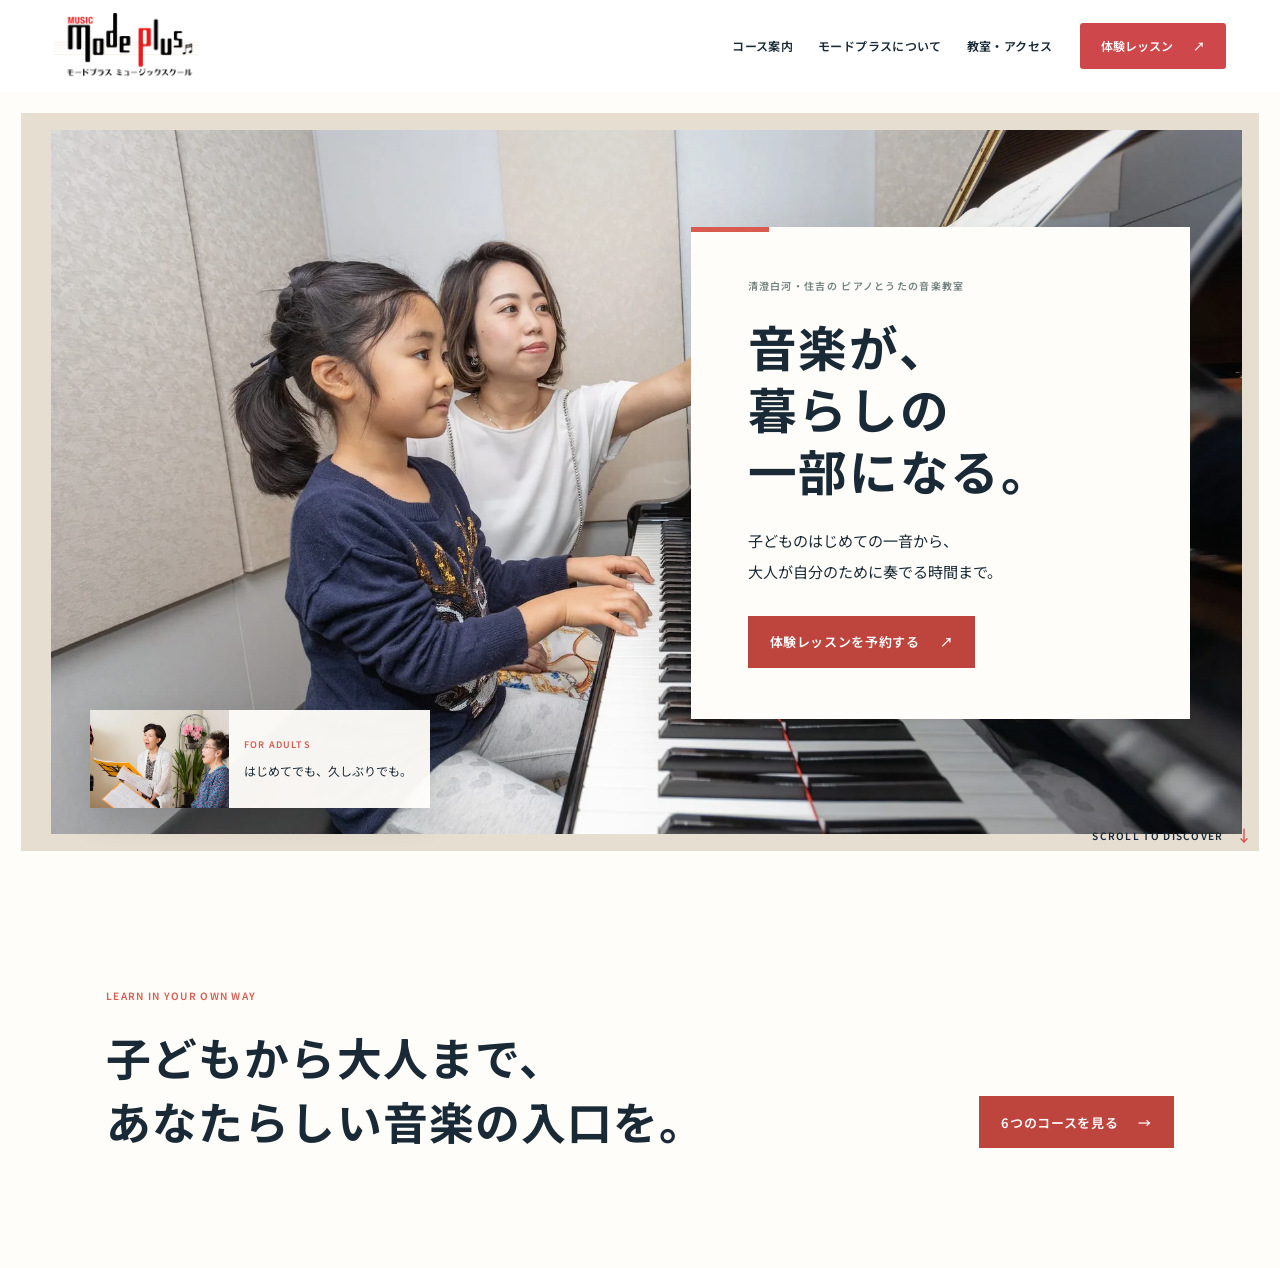
<file: designs/fv-c.html>
<!doctype html>
<html lang="ja">
<head>
  <meta charset="UTF-8">
  <meta name="viewport" content="width=device-width, initial-scale=1">
  <meta name="robots" content="noindex, nofollow">
  <title>FV C案｜MODE PLUS MUSIC SCHOOL</title>
  <link rel="preconnect" href="https://fonts.googleapis.com">
  <link rel="preconnect" href="https://fonts.gstatic.com" crossorigin>
  <link rel="preload" as="image" href="../img/renewal/hero-mpmv1.webp">
  <link rel="stylesheet" href="fv-common.css">
  <link rel="stylesheet" href="fv-c.css">
  <script src="fv-common.js" defer></script>
</head>
<body data-concept="c">
  <a class="skip-link" href="#main">本文へスキップ</a>
  <header class="concept-header">
    <a class="concept-brand" href="../index.html" target="_top" aria-label="モードプラスミュージックスクール トップ">
      <img src="../img/logo_1-1.png" width="300" height="137" alt="MODE PLUS MUSIC SCHOOL">
    </a>
    <nav class="concept-nav" aria-label="メインナビゲーション">
      <a href="../index.html#courses" target="_top">コース案内</a>
      <a href="../index.html#about" target="_top">モードプラスについて</a>
      <a href="../index.html#access" target="_top">教室・アクセス</a>
    </nav>
    <a class="header-trial" href="https://modepluspf.resv.jp/reserve/calendar.php" target="_blank" rel="noopener">体験レッスン <span aria-hidden="true">↗</span></a>
  </header>

  <main id="main">
    <section class="c-hero" data-hero aria-labelledby="c-title">
      <div class="c-hero-photo" aria-hidden="true">
        <img src="../img/renewal/hero-mpmv1.webp" width="1800" height="1117" alt="">
      </div>
      <div class="c-hero-frame" aria-hidden="true"></div>

      <div class="c-title-card" data-enter>
        <p class="c-eyebrow">清澄白河・住吉の ピアノとうたの音楽教室</p>
        <h1 id="c-title"><span>音楽が、</span><span>暮らしの</span><span>一部になる。</span></h1>
        <p class="c-lead">子どものはじめての一音から、<br>大人が自分のために奏でる時間まで。</p>
        <a class="c-primary-action" href="https://modepluspf.resv.jp/reserve/calendar.php" target="_blank" rel="noopener">体験レッスンを予約する <span aria-hidden="true">↗</span></a>
      </div>

      <aside class="c-adult-note" data-enter="2" aria-label="大人のコースもご用意しています">
        <div class="c-adult-photo"><img src="../img/renewal/hero-mpmv3.webp" width="1200" height="633" alt="声を合わせて歌を楽しむ大人の生徒のみなさん"></div>
        <p><strong>FOR ADULTS</strong><span>はじめてでも、久しぶりでも。</span></p>
      </aside>

      <a class="c-scroll" href="#c-next" data-enter="3">SCROLL TO DISCOVER <span aria-hidden="true">↓</span></a>
      <p class="c-vertical" aria-hidden="true">MODE PLUS MUSIC SCHOOL</p>
    </section>

    <section class="c-next" id="c-next" aria-labelledby="c-next-title">
      <p>LEARN IN YOUR OWN WAY</p>
      <h2 id="c-next-title">子どもから大人まで、<br>あなたらしい音楽の入口を。</h2>
      <a href="../index.html#courses" target="_top">6つのコースを見る <span aria-hidden="true">→</span></a>
    </section>
  </main>
</body>
</html>
</file>
<file: home.css>
/* MODE PLUS — a real school, a little play, and clear routes. TOP only. */
@import url('https://fonts.googleapis.com/css2?family=Noto+Sans+JP:wght@400;500;600;700;800&display=swap');
:root{--ink:#294139;--muted:#67736b;--red:#c84945;--paper:#faf8f2;--line:#dedfd6;--pink:#e8a6b6;--lavender:#a990b7;--blue:#8fc4d5;--green:#7f9b7c;--header:96px;--sans:'Noto Sans JP','Hiragino Kaku Gothic ProN',Meiryo,sans-serif}
*{box-sizing:border-box}
html{scroll-behavior:smooth;scroll-padding-top:calc(var(--header) + 20px)}
body{margin:0;background:var(--paper);color:var(--ink);font-family:var(--sans);font-size:14px;line-height:1.9;-webkit-font-smoothing:antialiased}
a{color:inherit;text-decoration:none}button{font:inherit;cursor:pointer}a,button{touch-action:manipulation;-webkit-tap-highlight-color:transparent;outline-offset:5px}
:focus-visible{outline:3px solid #286e84}
img{display:block;max-width:100%;height:auto}h1,h2,h3,h4,p,figure{margin:0}h1,h2,h3,h4{font-weight:600;line-height:1.55;letter-spacing:.04em}
ul,ol{list-style:none;margin:0;padding:0}p{line-break:strict;text-wrap:pretty}
[hidden]{display:none!important}.text-chunk{display:inline-block}
.wrap{width:min(1160px,86%);margin-inline:auto}.section{padding-block:104px}
.eyebrow,.section-tag{font-family:Arial,var(--sans);font-size:11px;font-weight:500;letter-spacing:.16em;color:var(--red);line-height:1.5;margin-bottom:15px}
.section-tag>span{margin-left:14px;color:var(--muted);font-size:10px;letter-spacing:.05em;font-family:var(--sans)}
.section-heading{display:flex;align-items:end;justify-content:space-between;gap:30px;margin-bottom:36px}
.section-heading h2{font-size:clamp(27px,2.8vw,39px);line-height:1.55;letter-spacing:.06em}
.section-heading>p{font-size:12px;line-height:2;color:var(--muted)}
/* Selected cut-tag links: the notch stays on the background, not the focus ring. */
.arrow{width:39px;height:34px;display:inline-block;border:0;border-radius:0;font-size:0;line-height:1;flex-shrink:0;background:url('img/ui/line-arrow.svg') center / contain no-repeat;transition:transform .28s ease}
.text-link{display:inline-flex;align-items:center;gap:14px;font-size:12px;font-weight:500;line-height:1.6;min-height:44px}
.text-link::before{content:'';width:4px;height:18px;flex-shrink:0;background:var(--red);clip-path:polygon(0 0,100% 0,100% 75%,0 100%)}
.text-link:is(:hover,:focus-visible) .arrow{transform:translate(4px,-2px)}
.play-link{display:inline-flex;align-items:center;justify-content:space-between;gap:28px;max-width:100%;min-height:64px;padding:16px 22px;font-size:13px;font-weight:500;position:relative;isolation:isolate;background:transparent;color:#fff9ee;border:0;border-radius:0;transition:transform .28s ease}
.play-link::before{content:'';position:absolute;inset:0;z-index:-1;background:#bf4e44;clip-path:polygon(0 0,100% 0,100% calc(100% - 12px),calc(100% - 28px) 100%,0 100%);transition:background .28s ease}
.play-link::after{content:'';position:absolute;top:15px;bottom:15px;right:56px;border-left:1px dashed #fff9ee80;pointer-events:none}
.play-link>span{position:relative;min-width:0}
.play-link i{font-style:normal;width:22px;height:22px;display:block;flex-shrink:0;border:0;border-radius:0;font-size:0;background:url('img/ui/tag-arrow.svg') center / contain no-repeat;transition:transform .28s ease}
.play-link:is(:hover,:focus-visible){transform:translateY(-2px)}.play-link:is(:hover,:focus-visible) i{transform:translate(4px,-3px)}
.play-link:is(:hover,:focus-visible)::before{background:#ad4038}
.ticket-link{display:inline-flex;align-items:center;justify-content:space-between;gap:28px;max-width:100%;min-height:64px;padding:16px 22px;font-size:13px;font-weight:500;position:relative;isolation:isolate;background:transparent;color:#fff9ee;border:0;border-radius:0;transition:transform .28s ease}
.ticket-link::before{content:'';position:absolute;inset:0;z-index:-1;background:#bf4e44;clip-path:polygon(0 0,100% 0,100% calc(100% - 12px),calc(100% - 28px) 100%,0 100%);transition:background .28s ease}
.ticket-link::after{content:'';position:absolute;top:15px;bottom:15px;right:56px;border-left:1px dashed #fff9ee80;pointer-events:none}
.ticket-link i{font-style:normal;width:22px;height:22px;flex-shrink:0;border:0;padding:0;font-size:0;background:url('img/ui/tag-arrow.svg') center / contain no-repeat;transition:transform .28s ease}
.ticket-link:is(:hover,:focus-visible){transform:translateY(-2px)}.ticket-link:is(:hover,:focus-visible) i{transform:translate(4px,-3px)}.ticket-link:is(:hover,:focus-visible)::before{background:#ad4038}
.section-end{display:flex;justify-content:center;margin-top:45px}
.skip-link{position:fixed;z-index:200;top:-100px;left:15px;background:white;padding:12px 20px}.skip-link:focus{top:10px}

/* Site navigation */
.site-header{height:var(--header);padding:13px 4%;display:flex;align-items:center;gap:28px;background:var(--paper);position:sticky;top:0;z-index:40}
.header-enhanced .site-header{position:fixed;inset-inline:0;opacity:0;transform:translateY(-14px);pointer-events:none;border-bottom:1px solid var(--line);transition:opacity .45s ease,transform .6s cubic-bezier(.22,.61,.36,1)}
.header-enhanced.header-visible .site-header,.header-enhanced.menu-open .site-header,.header-enhanced .site-header:focus-within{opacity:1;transform:translateY(0);pointer-events:auto}
.header-enhanced .site-header:focus-within{transition:none}
.brand{width:144px;flex-shrink:0;display:block}.brand img{width:100%;height:auto;max-height:70px;object-fit:contain}
.main-nav{display:flex;gap:24px;align-items:center;margin-left:auto;font-size:11px;font-weight:500;white-space:nowrap}
.main-nav a{padding-block:12px;position:relative}.main-nav a::after{content:'';position:absolute;bottom:4px;left:0;right:0;height:2px;transform:scaleX(0);transform-origin:left;background:var(--red);transition:transform .2s}.main-nav a:hover::after{transform:scaleX(1)}
.header-cta{min-height:45px;padding:10px 16px;display:inline-flex;align-items:center;gap:18px;border:0;border-radius:0;font-size:11px;font-weight:500;white-space:nowrap;position:relative;isolation:isolate;color:#fff9ee}
.header-cta::before{content:'';position:absolute;inset:0;z-index:-1;background:#bf4e44;clip-path:polygon(0 0,100% 0,100% calc(100% - 8px),calc(100% - 16px) 100%,0 100%);transition:background .28s ease}
.header-cta span{font-size:17px;transition:transform .25s}.header-cta:is(:hover,:focus-visible) span{transform:translate(3px,-2px)}
.header-cta:is(:hover,:focus-visible)::before{background:#ad4038}
.menu-toggle{display:none;background:none;border:0;color:var(--ink);width:37px;height:44px;flex-shrink:0;padding:7px;font-size:8px;line-height:1.1}
.menu-toggle i{height:1px;background:currentColor;display:block;margin:5px 0;transition:transform .2s}.menu-toggle span{display:block;margin-top:7px}
.menu-toggle[aria-expanded=true] i:first-child{transform:translateY(3px) rotate(45deg)}.menu-toggle[aria-expanded=true] i:nth-child(2){transform:translateY(-3px) rotate(-45deg)}
.mobile-menu{position:fixed;z-index:39;top:var(--header);inset-inline:0;max-height:calc(100dvh - var(--header));overflow:auto;background:var(--paper);padding:20px 7% 35px;border-bottom:1px solid var(--line)}
.mobile-menu a{display:flex;justify-content:space-between;padding:14px 0;border-bottom:1px solid var(--line);font-size:14px}.mobile-menu a::after{content:'↗';color:var(--red)}

/* One uninterrupted photograph; copy has its own quiet space. */
.hero{height:clamp(620px,100svh,900px);position:relative;isolation:isolate;width:100%;margin:0 auto;background:#e4e1d9;overflow:hidden}
.hero-media{position:absolute;inset:0;overflow:hidden}
.hero-media img{width:100%;height:100%;object-fit:cover;object-position:40% 37%}
.hero-content{position:absolute;right:5%;top:50%;transform:translateY(-50%);width:435px;padding:34px 39px 29px;background:#faf8f2f5;border-radius:0 0 0 36px}
.hero-location{font-size:10px;letter-spacing:.05em;font-weight:500;line-height:1.8;margin-bottom:20px}
.hero h1{font-size:43px;letter-spacing:.035em;line-height:1.55;font-weight:600}.headline-line{display:block;white-space:nowrap}
.hero-lead{font-size:13px;line-height:2.05;margin-top:19px}.hero .play-link{margin-top:17px;font-size:12px;gap:20px}
.hero-footnote{position:absolute;bottom:24px;left:29px;font-size:10px;letter-spacing:.12em;padding:6px 11px;background:var(--paper)}
.hero-scroll{position:absolute;right:25px;bottom:28px;display:flex;align-items:center;gap:9px;color:var(--ink);font-family:Arial,var(--sans);font-size:8px;letter-spacing:.12em}.hero-scroll i{font-style:normal;font-size:20px}

/* Editorial picks: one current notice, two clearly labelled evergreen routes. */
.pickups{padding-top:56px;padding-bottom:66px;border-bottom:1px solid var(--line)}
.pickup-heading{margin-bottom:26px}.pickup-heading .eyebrow{margin-bottom:8px}.pickup-heading h2{font-size:23px;letter-spacing:.055em}
.pickup-grid{display:grid;grid-template-columns:repeat(3,minmax(0,1fr));gap:30px}
.pickup-card{display:block;min-width:0}.pickup-art,.pickup-image{height:auto;aspect-ratio:1.95;position:relative;overflow:hidden;background:#e6e9dd}
.pickup-art{display:flex;flex-direction:column;justify-content:center;align-items:flex-start;padding:20px 28px;background:#e7dbb0;color:#304a3c}
.pickup-art p{font-size:clamp(17px,1.7vw,25px);line-height:1.7;font-weight:500;letter-spacing:.075em;position:relative;z-index:1}
.pickup-stamp{font-family:Georgia,serif;font-size:10px;letter-spacing:.15em;margin-bottom:9px;border-bottom:1px solid currentColor}
.pickup-art-line{position:absolute;right:-14px;bottom:20px;width:91px;height:110px;border:1px solid #7f8b65;border-radius:80% 0 80% 0;transform:rotate(-27deg)}
.pickup-art-line::before{content:'';position:absolute;left:45%;top:12%;bottom:12%;width:1px;background:#7f8b65;transform:rotate(30deg)}
.pickup-image img{width:100%;height:100%;object-fit:cover;object-position:center 39%;transition:transform .6s}.pickup-image>span{position:absolute;left:12px;bottom:12px;background:var(--paper);padding:3px 10px;font-size:10px}
.pickup-calendar{background:#dce8e6;display:flex;flex-direction:row;align-items:center;justify-content:center;gap:20px;padding-inline:20px}.pickup-calendar p{font-size:clamp(15px,1.45vw,21px)}
.calendar-icon{display:block;width:64px;height:70px;border:1.5px solid #45625b;border-radius:3px;position:relative;transform:rotate(-6deg);flex-shrink:0}.calendar-icon::before{content:'';position:absolute;left:0;right:0;top:17px;border-top:1px solid #45625b}.calendar-icon b{font-size:36px;display:block;text-align:center;line-height:1;padding-top:24px;font-weight:400}.calendar-icon i{position:absolute;top:-8px;left:14px;width:3px;height:15px;border:1px solid #45625b;background:#dce8e6}.calendar-icon i:last-child{left:auto;right:14px}
.pickup-copy{position:relative;padding:18px 48px 0 0}.pickup-meta{display:flex;gap:13px;font-size:9px;color:var(--muted);margin-bottom:8px;line-height:1.6;flex-wrap:wrap}.pickup-meta>span:first-child{color:var(--red)}
.pickup-copy h3{font-size:15px;font-weight:500;line-height:1.75;letter-spacing:.025em}.pickup-copy>.arrow{position:absolute;right:1px;bottom:4px;width:33px;height:30px}
.pickup-card:hover .pickup-image img{transform:scale(1.04)}.pickup-card:is(:hover,:focus-visible) .arrow{transform:translate(4px,-2px)}

/* Six course doorways. */
.courses{padding-top:80px}.course-grid{display:grid;grid-template-columns:repeat(3,minmax(0,1fr));gap:38px 28px}
.course-card{--course:#e8a6b6;display:block;min-width:0;border-bottom:2px solid var(--course)}
.course-photo{aspect-ratio:1.5;position:relative;overflow:hidden;background:#e7e5da;border-radius:2px}
.course-photo img{width:100%;height:100%;object-fit:cover;transition:transform .6s}.course-card:hover .course-photo img{transform:scale(1.035)}
.course-number{position:absolute;left:14px;top:13px;font-size:10px;letter-spacing:.12em;background:#faf8f2ed;padding:1px 7px;display:none}
.course-info{position:relative;padding:20px 40px 23px 0}
.course-age{font-size:10px;line-height:1.5;margin-bottom:9px;color:var(--muted)}.course-age::before{content:'';display:inline-block;width:8px;height:8px;border-radius:50%;background:var(--course);margin-right:7px}
.course-info h3{font-size:21px;margin-bottom:9px;letter-spacing:.025em;line-height:1.6}
.course-info p:not(.course-age){font-size:11px;line-height:1.9;color:var(--muted)}.course-info .arrow{position:absolute;right:0;top:47px;width:34px;height:31px}
.course-card:is(:hover,:focus-visible) .arrow,
.course-card:nth-child(2){--course:#8fc4d5}.course-card:nth-child(3){--course:#d86b6b}.course-card:nth-child(4){--course:#7f9b7c}.course-card:nth-child(5){--course:#a990b7}.course-card:nth-child(6){--course:#d2b16f}
.photo-note{position:absolute;right:5px;bottom:5px;padding:3px 5px;background:#fffffff0;color:#294139;font-size:8px;line-height:1.5}
.course-help{display:flex;justify-content:space-between;gap:25px;align-items:center;margin-top:34px;border-top:1px solid var(--line);padding-top:25px}
.course-help strong{font-size:14px;font-weight:500;display:block;margin-bottom:4px}.course-help p{font-size:11px;color:var(--muted)}

/* The school as a whole: facts, values, then the detail page. */
.about{background:#eeeee2;position:relative}.about-intro{display:grid;grid-template-columns:1fr 1fr;gap:9%;position:relative;padding-bottom:60px}
.about-intro h2{font-size:clamp(30px,3.2vw,43px);line-height:1.7}.about-message{padding-top:30px;font-size:13px;line-height:2.1}.about-message p+p{margin-top:21px}
.about-illustration{position:absolute;width:136px;height:auto;left:27%;bottom:-48px;transform:rotate(-5deg);opacity:.9}
.numbers-heading{display:flex;align-items:center;justify-content:space-between;margin-top:42px;margin-bottom:22px}.numbers-heading h3{font-size:17px}.numbers-heading>span{font-family:Arial,sans-serif;font-size:9px;letter-spacing:.12em;color:var(--muted)}
.numbers{display:grid;grid-template-columns:repeat(3,minmax(0,1fr));margin:0;padding:34px 0 28px;border-block:1px solid #c6cdbd}
.numbers>div{text-align:center;position:relative}.numbers>div+div::before{content:'';position:absolute;left:0;top:10%;bottom:10%;border-left:1px solid #c6cdbd;transform:rotate(6deg)}
.numbers dt{font-size:12px;letter-spacing:.03em}.numbers dd{font-family:Georgia,'Times New Roman',serif;font-size:83px;font-weight:400;letter-spacing:-.065em;line-height:1.15;margin:12px 0 0;color:#3d604b}
.numbers dd small{font-family:var(--sans);font-size:15px;letter-spacing:0;margin-inline:8px}.numbers-note{text-align:right;font-size:9px;color:var(--muted);margin-top:10px}
.values{display:grid;grid-template-columns:1fr 1fr;gap:8%;margin-top:65px;align-items:center}
.values-photo{position:relative;aspect-ratio:1.04}.values-photo img{width:100%;height:100%;object-fit:cover;object-position:left center;border-radius:2px 2px 58px 2px}.values-photo>span{position:absolute;left:20px;bottom:20px;background:var(--paper);padding:7px 12px;font-size:10px;transform:rotate(-3deg)}
.values-copy>h3{font-size:19px;margin-bottom:21px}.values-copy li{display:flex;gap:17px;border-top:1px solid #c8d0c1;padding:19px 0}.values-copy li>span{font-family:Georgia,serif;font-style:italic;font-size:20px;color:#839179}.values-copy h4{font-size:17px;margin-bottom:8px;letter-spacing:.025em}.values-copy p{font-size:11px;line-height:1.9;color:#62705e}

/* Introduce the teaching team as a whole; individual profiles belong to the directory. */
.teachers .section-heading{margin-bottom:36px}
.teacher-intro{display:grid;grid-template-columns:minmax(0,1.2fr) minmax(0,1fr);gap:7%;align-items:center}
.teacher-portraits{display:grid;grid-template-columns:repeat(3,minmax(0,1fr));gap:12px;align-items:start}
.teacher-portrait{aspect-ratio:.75;overflow:hidden;background:#eeebe2}
.teacher-portrait:nth-child(2){margin-top:24px}
.teacher-portrait img{height:100%;width:100%;object-fit:cover;object-position:center 22%}
.teacher-summary{min-width:0}
.teacher-expertise{font-size:clamp(20px,2vw,26px);font-weight:500;line-height:1.75;letter-spacing:.03em}
.teacher-summary>p{font-size:13px;line-height:2.1;color:var(--muted);margin-top:20px;max-width:34em}
.teacher-disciplines{display:flex;flex-wrap:wrap;gap:8px 0;margin-top:23px}
.teacher-disciplines li{border-left:2px solid #b99162;padding:0 12px;font-size:12px;line-height:1.7;white-space:nowrap}
.teacher-summary .play-link{margin-top:30px}
@media(max-width:1080px){.teacher-intro{gap:5%;grid-template-columns:minmax(0,1fr) minmax(0,1fr)}.teacher-portraits{gap:9px}.teacher-expertise{font-size:20px}.teacher-summary>p{font-size:12px}}
@media(max-width:767px){.teachers .section-heading{margin-bottom:27px}.teacher-intro{grid-template-columns:minmax(0,1fr);gap:28px}.teacher-portraits{gap:10px}.teacher-portrait{aspect-ratio:.9}.teacher-portrait:nth-child(2){margin-top:16px}.teacher-expertise{font-size:21px}.teacher-summary>p{margin-top:15px;font-size:12px}.teacher-disciplines{margin-top:20px}.teacher-disciplines li{font-size:11px;padding-inline:10px}.teacher-summary .play-link{margin-top:25px}}
@media(max-width:359px){.teacher-expertise{font-size:20px}.teacher-disciplines li{padding-inline:8px}}
/* Student stories retain their original layout. */
.voices{background:#f0f3ef}.voice-grid{display:grid;grid-template-columns:repeat(3,minmax(0,1fr));gap:34px}.voice-photo{position:relative;aspect-ratio:1.5;overflow:hidden}.voice-photo img{width:100%;height:100%;object-fit:cover;object-position:center 35%}
.voice-body{padding-top:19px}.voice-class{font-size:10px;color:#587767;margin-bottom:10px}.voice-card h3{font-size:15px;font-weight:500;line-height:1.95;letter-spacing:.025em}.voice-body>p:not(.voice-class){font-size:10px;color:var(--muted);margin-top:12px}
.voice-body .text-link{margin-top:18px;font-size:10px}.voice-body .arrow{width:28px;height:25px}

/* Getting here is part of the decision. */
.school-grid{display:grid;grid-template-columns:1fr 1fr;gap:42px}
.school-photo{aspect-ratio:1.75;overflow:hidden}.school-photo img{width:100%;height:100%;object-fit:cover}
.school-info{position:relative;padding-top:22px}
.school-info h3{font-size:24px;margin-bottom:12px}.school-info p{font-size:12px;line-height:2}
.school-info .school-hours{font-size:10px;margin-top:10px;color:var(--muted)}
.school-info .text-link{margin-top:21px;font-size:12px}.school-info .phone{display:block;font-size:13px;margin-top:11px;font-family:Arial,var(--sans);letter-spacing:.08em}

/* Quiet guidance instead of a sales close. */
.first-visit{background:#f1e8cf}.visit-heading{display:grid;grid-template-columns:1fr 1fr;gap:8%;align-items:center}
.visit-heading h2{font-size:clamp(30px,3vw,40px);line-height:1.65}.visit-heading>div>p:not(.eyebrow){font-size:12px;line-height:2.1}.visit-heading .play-link{margin-top:16px}
.visit-steps{display:grid;grid-template-columns:repeat(3,minmax(0,1fr));gap:32px;margin-top:40px;border-top:1px solid #cfc7b1;border-bottom:1px solid #cfc7b1;padding:29px 0 31px}
.visit-steps li{position:relative;padding-left:47px}.visit-steps li>span{position:absolute;left:0;top:0;font-family:Georgia,serif;font-size:25px;font-style:italic;color:#9e8255}
.visit-steps h3{font-size:16px;letter-spacing:.02em;margin-bottom:8px}.visit-steps p{font-size:11px;color:#746d5e}
.faq-block{display:grid;grid-template-columns:1fr 1.65fr;gap:70px;margin-top:74px}.faq-block h3{font-size:25px;line-height:1.7}.faq-block img{width:140px;height:auto;margin-top:19px}
.faq-list{border-top:1px solid #cfc7b1}.faq-list details{border-bottom:1px solid #cfc7b1}.faq-list summary{display:flex;align-items:center;justify-content:space-between;gap:18px;list-style:none;cursor:pointer;font-size:13px;line-height:1.8;padding:22px 0;min-height:62px}.faq-list summary::-webkit-details-marker{display:none}.faq-list summary>span{font-size:18px;font-weight:400;flex-shrink:0;transition:transform .2s}.faq-list details[open] summary>span{transform:rotate(45deg)}
.faq-list details>p{font-size:12px;color:#645f51;line-height:2;padding:0 32px 23px 0}.faq-list>.text-link{margin-top:23px;font-size:11px}
.contact-line{border-top:1px solid #cfc7b1;display:flex;align-items:center;justify-content:space-between;gap:25px;margin-top:50px;padding-top:38px}.contact-line>div>p{font-size:17px;margin-bottom:5px}.contact-line>div>span{font-size:11px;color:#746d5e}

/* Footer */
.site-footer{padding:55px 0 28px}.footer-top{display:flex;justify-content:space-between;gap:55px}.footer-brand{width:160px}.footer-caption{font-size:11px;margin-top:20px}.footer-links{display:grid;grid-template-columns:repeat(3,1fr);gap:13px 33px;font-size:11px}
.footer-links a:hover{text-decoration:underline;text-underline-offset:5px}.footer-bottom{border-top:1px solid var(--line);display:flex;align-items:center;justify-content:space-between;margin-top:40px;padding-top:22px;font-size:9px;color:var(--muted)}.footer-bottom>div{display:flex;gap:24px}.footer-bottom small{font-size:9px}.mobile-quicklinks{display:none}

/* Logo introduction: brief, optional, fails open. */
.brand-intro{display:none;position:fixed;inset:0;background:var(--paper);z-index:120;align-items:center;justify-content:center;pointer-events:none}
.js .brand-intro{display:flex;animation:intro-failsafe 0s 3s forwards}.brand-intro-inner{text-align:center;animation:logo-arrive .65s both}.brand-intro img{width:260px;height:auto}.brand-intro p{font-size:11px;letter-spacing:.13em;margin-top:22px;color:var(--muted)}
.intro-done .brand-intro{animation:logo-away .65s both}.intro-skip .brand-intro{display:none!important}
.intro-animate .hero-media{animation:photo-arrive 1.5s .55s both}
.intro-animate .hero-content{animation:copy-arrive 1s .85s both}
@keyframes logo-arrive{from{opacity:0;transform:translateY(8px)}to{opacity:1;transform:none}}
@keyframes logo-away{to{opacity:0;visibility:hidden}}@keyframes intro-failsafe{to{opacity:0;visibility:hidden}}
@keyframes photo-arrive{from{opacity:.4;transform:scale(1.03)}to{opacity:1;transform:scale(1)}}
@keyframes copy-arrive{from{opacity:0;translate:0 15px}to{opacity:1;translate:0 0}}
.js [data-reveal]{transition:opacity .6s,translate .6s}.js [data-reveal].will-reveal:not(.is-visible){opacity:0;translate:0 18px}.js [data-reveal].is-visible{opacity:1;translate:0 0}

@media(min-width:1600px){.wrap{max-width:1280px}.hero-content{right:7%;width:480px;padding:44px}.hero h1{font-size:47px}.hero-lead{font-size:14px}.hero-location{font-size:11px}}
@media(max-width:1150px){.site-header{gap:19px}.brand{width:125px}.main-nav{gap:17px;font-size:10px}.header-cta{padding-inline:14px;gap:12px}.hero-content{right:4%;width:380px;padding:30px}.hero h1{font-size:38px}.hero-location{font-size:9px}.hero-lead{font-size:12px}.hero .play-link{font-size:11px}.pickup-grid{gap:23px}.pickup-art{padding-inline:20px}.calendar-icon{width:48px;height:60px}.calendar-icon b{font-size:28px}.pickup-calendar{gap:13px}.course-info h3{font-size:18px}.values-copy h4{font-size:15px}.values-copy>h3{font-size:17px}.visit-steps{gap:20px}.visit-steps h3{font-size:14px}.contact-line{gap:18px}.contact-line>div>p{font-size:15px}.ticket-link{font-size:11px;padding-inline:20px;gap:16px}.contact-line>.text-link{font-size:11px}}
@media(max-width:1080px){:root{--header:80px}.main-nav{display:none}.header-cta{margin-left:auto}.menu-toggle{display:block}.hero{height:600px}.hero-content{width:350px;padding:29px 25px}.hero h1{font-size:36px}.section{padding-block:78px}.wrap{width:88%}.section-heading h2{font-size:29px}.section-heading>p{font-size:11px}.about-intro{gap:6%}.about-message{font-size:12px}.about-illustration{left:24%}.values{gap:5%}.values-copy p{font-size:10px}.voice-grid{gap:23px}.voice-card h3{font-size:14px}.school-grid{gap:28px}.school-info h3{font-size:22px}.faq-block{gap:40px}.footer-links{gap:12px 20px}.contact-line{flex-wrap:wrap}.contact-line>div{width:100%}}
@media(max-width:767px){
 :root{--header:73px}
 body{font-size:13px}.wrap{width:88%}.section{padding-block:61px}
 .section-heading{display:block;margin-bottom:28px}.section-heading h2{font-size:27px;line-height:1.6;letter-spacing:.035em}.section-heading>p{font-size:11px;margin-top:15px}.section-heading>.text-link{margin-top:19px}.eyebrow,.section-tag{font-size:9px;margin-bottom:12px}.section-tag>span{font-size:9px;margin-left:11px}
 .text-link{font-size:11px;gap:11px}.arrow{width:34px;height:30px}.play-link{font-size:12px;gap:24px;padding:14px 18px;min-height:60px}.play-link i{width:22px;height:22px}.play-link::after{right:51px}.section-end{margin-top:27px}
 .site-header{padding-inline:5%;gap:13px}.brand{width:105px}.brand img{max-height:58px}.header-cta{min-height:39px;padding:7px 12px;font-size:10px;gap:12px}.menu-toggle{width:32px;padding:5px;font-size:8px}
 .hero{height:auto;min-height:0;width:100%;display:flex;flex-direction:column;overflow:visible;background:transparent}
 .hero-media{position:relative;inset:auto;aspect-ratio:1.15;overflow:hidden}.hero-media img{object-position:28% 40%;width:100%;height:100%}
 .hero-content{position:relative;right:auto;top:auto;transform:none;width:auto;margin:-13px 6% 0;padding:25px 0 0;background:var(--paper);border-radius:0;z-index:1}
 .hero-location{font-size:9px;line-height:1.8;margin-bottom:11px;letter-spacing:.025em}
 .hero h1{font-size:clamp(29px,8.3vw,42px);line-height:1.5;letter-spacing:.06em}.hero-lead{font-size:11px;line-height:1.95;margin-top:12px}.hero-lead br{display:none}
 .hero .play-link{margin-top:18px;font-size:11px;padding:13px 18px;min-height:56px}
 .hero-footnote{display:none}.hero-scroll{right:6%;bottom:11px;font-size:7px;gap:5px}.hero-scroll>span{display:none}.hero-scroll i{font-size:22px}
 .pickups{padding-top:37px;padding-bottom:39px}.pickup-heading{display:flex;align-items:end;gap:13px;margin-bottom:20px}.pickup-heading h2{font-size:19px;letter-spacing:.01em}.pickup-heading .eyebrow{font-size:8px;margin-bottom:5px}.pickup-heading>.text-link{font-size:9px;margin-top:0;gap:7px}.pickup-heading>.text-link .arrow{width:24px;height:23px}
 .pickup-grid{grid-template-columns:1fr;gap:0}.pickup-card{display:grid;grid-template-columns:40% 1fr;gap:15px;padding:16px 0;border-top:1px solid var(--line);align-items:center}.pickup-card:first-child{border:0;padding-top:0}.pickup-card:last-child{padding-bottom:0}
 .pickup-art,.pickup-image{aspect-ratio:1.3;min-height:108px}.pickup-art{padding:12px 13px}.pickup-art p{font-size:13px;line-height:1.7;letter-spacing:.025em}.pickup-stamp{font-size:7px;margin-bottom:7px}.pickup-art-line{width:39px;height:60px;right:-9px;bottom:8px}
 .pickup-calendar{flex-direction:column;gap:7px;align-items:flex-start;justify-content:center}.pickup-calendar p{font-size:12px}.calendar-icon{display:none}.pickup-image>span{font-size:7px;left:7px;bottom:7px;padding:2px 5px}
 .pickup-copy{padding:0 26px 0 0}.pickup-meta{font-size:8px;gap:4px 10px;margin-bottom:7px}.pickup-copy h3{font-size:12px;line-height:1.85;letter-spacing:0}.pickup-copy>.arrow{width:23px;height:21px;bottom:3px;right:0}
 .courses{padding-top:49px}.course-grid{grid-template-columns:repeat(2,minmax(0,1fr));gap:28px 15px}.course-photo{aspect-ratio:1.23}.course-info{padding:14px 20px 19px 0}.course-age{font-size:9px;margin-bottom:7px}.course-age::before{width:6px;height:6px;margin-right:5px}.course-info h3{font-size:16px;line-height:1.55;letter-spacing:0;margin-bottom:7px;min-height:3.1em}.course-info p:not(.course-age){font-size:10px;line-height:1.8;margin-right:-20px}.course-info .arrow{width:22px;height:21px;top:44px}
 .photo-note{font-size:7px;max-width:calc(100% - 8px);padding:2px 4px;right:4px;bottom:4px;white-space:normal}
 .course-help{display:block;margin-top:25px;padding-top:20px}.course-help strong{font-size:12px;line-height:1.9}.course-help p{font-size:10px}.course-help .text-link{margin-top:15px}
 .about-intro{display:block;padding-bottom:48px}.about-intro h2{font-size:30px;line-height:1.7}.about-message{padding-top:24px;font-size:12px}.about-message p+p{margin-top:15px}.desktop-only{display:none}
 .about-illustration{width:97px;left:auto;right:2%;bottom:-28px}.numbers-heading{margin-top:18px;margin-bottom:15px}.numbers-heading h3{font-size:14px}.numbers-heading>span{display:none}
 .numbers{padding:23px 0 22px}.numbers dt{font-size:9px;letter-spacing:0}.numbers dd{font-size:48px;margin-top:11px}.numbers dd small{font-size:10px;margin-inline:2px}.numbers-note{font-size:8px;margin-top:9px}
 .values{display:block;margin-top:36px}.values-photo{aspect-ratio:1.4}.values-photo img{border-bottom-right-radius:40px}.values-photo>span{left:13px;bottom:13px;font-size:9px;padding:5px 9px}.values-copy{margin-top:28px}.values-copy>h3{font-size:18px;margin-bottom:16px}.values-copy li{padding:18px 0;gap:14px}.values-copy h4{font-size:16px}.values-copy p{font-size:11px}

 .voice-grid{grid-template-columns:1fr;gap:29px}.voice-card{display:grid;grid-template-columns:38% 1fr;gap:17px}.voice-photo{aspect-ratio:.84}.voice-body{padding:0}.voice-class{font-size:9px;margin-bottom:7px}.voice-card h3{font-size:13px;line-height:1.9;letter-spacing:0}.voice-body>p:not(.voice-class){font-size:9px;margin-top:9px}.voice-body .text-link{margin-top:12px;font-size:9px;gap:10px}.voice-body .arrow{width:24px;height:22px}
 .school-grid{grid-template-columns:1fr;gap:36px}.school-photo{aspect-ratio:1.7}.school-info{padding-top:17px}.school-info h3{font-size:23px;margin-bottom:9px}.school-info p{font-size:11px}.school-info .school-hours{font-size:10px}.school-info .text-link{font-size:11px;margin-top:16px}.school-info .phone{font-size:12px}
 .visit-heading{display:block}.visit-heading h2{font-size:29px}.visit-heading>div+div{margin-top:21px}.visit-heading>div>p:not(.eyebrow){font-size:11px}.visit-heading .play-link{margin-top:12px}
 .visit-steps{grid-template-columns:1fr;gap:21px;margin-top:26px;padding:24px 0}.visit-steps li{padding-left:43px}.visit-steps li>span{font-size:23px}.visit-steps h3{font-size:15px;margin-bottom:4px}.visit-steps p{font-size:11px}
 .faq-block{display:block;margin-top:45px}.faq-block>div:first-child{position:relative;margin-bottom:23px}.faq-block h3{font-size:25px}.faq-block img{position:absolute;right:3%;bottom:0;width:99px;margin:0}.faq-list summary{font-size:12px;padding-block:19px;gap:12px}.faq-list details>p{font-size:11px;padding-right:12px}.faq-list>.text-link{font-size:10px;margin-top:19px}
 .contact-line{display:block;margin-top:36px;padding-top:27px}.contact-line>div>p{font-size:17px}.contact-line>div>span{font-size:10px}.contact-line .ticket-link{margin-top:22px;width:100%;font-size:12px;min-height:61px}.contact-line>.text-link{margin-top:20px}
 .site-footer{padding:39px 0 97px}.footer-top{display:block}.footer-brand{width:145px}.footer-caption{margin-top:16px;font-size:10px}.footer-links{grid-template-columns:1fr 1fr;margin-top:30px;gap:14px 19px;font-size:10px}.footer-bottom{display:block;margin-top:26px;padding-top:20px;font-size:8px}.footer-bottom>div{display:block}.footer-bottom a{display:block;margin-top:5px}.footer-bottom small{display:block;margin-top:12px;font-size:8px}
 .mobile-quicklinks{position:fixed;z-index:35;display:flex;inset-inline:0;bottom:0;min-height:53px;padding-bottom:env(safe-area-inset-bottom);background:var(--paper);border-top:1px solid #d4d8ce}.mobile-quicklinks a{flex:1;text-align:center;padding:14px 8px;font-size:11px}.mobile-quicklinks a:last-child{background:#355846;color:#fff}
}
@media(max-width:359px){.brand{width:95px}.site-header{gap:9px}.header-cta{font-size:9px;padding-inline:10px}.hero-content{margin-inline:5%}.hero h1{font-size:28px;letter-spacing:.02em}.hero-location{font-size:8px}.hero-lead{font-size:10px}.hero .play-link{font-size:10px;gap:16px}.pickup-heading h2{font-size:17px}.pickup-heading>.text-link{font-size:8px}.pickup-copy h3{font-size:11px}.pickup-art p{font-size:11px}.pickup-stamp{font-size:6px}.pickup-art,.pickup-image{min-height:95px}.course-info h3{font-size:14px}.course-info p:not(.course-age){font-size:9px}.numbers dd{font-size:42px}.numbers dt{font-size:8px}.about-intro h2{font-size:27px}.voice-card{gap:12px}.voice-card h3{font-size:12px}.play-link{font-size:11px;gap:15px}.visit-heading h2{font-size:27px}}
@media(max-width:359px){.faq-block img{width:80px;right:0}}
.header-enhanced .mobile-quicklinks{opacity:0;transform:translateY(12px);pointer-events:none;transition:opacity .35s ease,transform .45s ease}
.header-enhanced.header-visible .mobile-quicklinks,.header-enhanced .mobile-quicklinks:focus-within{opacity:1;transform:none;pointer-events:auto}
.header-enhanced .mobile-quicklinks:focus-within{transition:none}
@media(prefers-reduced-motion:reduce){html{scroll-behavior:auto}*,*::before,*::after{animation:none!important;transition:none!important}.brand-intro{display:none!important}.js [data-reveal]{opacity:1!important;translate:0 0!important}.hero-media,.hero-content{opacity:1!important;translate:0 0!important}}
</file>
<file: designs/compare.css>
*{box-sizing:border-box}html,body{margin:0;height:100%;font-family:-apple-system,BlinkMacSystemFont,'Hiragino Kaku Gothic ProN',Meiryo,sans-serif;color:#263b36}body{display:grid;grid-template-rows:auto minmax(0,1fr);background:#e6e8e5;font-size:13px}button,a{-webkit-tap-highlight-color:transparent;touch-action:manipulation}button{font:inherit;cursor:pointer}a{color:inherit;text-decoration:none}a,button{outline-offset:3px}:focus-visible{outline:3px solid #267a8c}.studio-bar{background:#fff;padding:16px 26px 0;border-bottom:1px solid #dce1dd;z-index:2}.studio-heading{display:flex;justify-content:space-between;align-items:center;gap:20px;margin-bottom:17px}.studio-heading p{margin:0 0 6px;font-family:Arial,sans-serif;font-size:9px;letter-spacing:.15em;color:#6a776f}.studio-heading p span{font-size:8px;background:#f0f2ee;letter-spacing:.06em;margin-left:11px;padding:3px 5px}.studio-heading h1{font-size:19px;letter-spacing:.02em;margin:0;font-weight:650}.studio-heading h1 span{font-size:12px;font-weight:400;margin-left:16px;letter-spacing:.03em}.previous{font-size:10px;color:#5f6f65;text-decoration:underline;text-underline-offset:4px;white-space:nowrap}.studio-controls{display:flex;align-items:center;justify-content:space-between;gap:18px}.concept-tabs{display:flex;gap:5px}.concept-tabs button{position:relative;display:flex;align-items:center;justify-content:center;gap:10px;border:1px solid #dce2db;background:white;color:#5d6b62;padding:10px 16px;border-radius:5px;font-size:12px;min-height:43px}.concept-tabs button[aria-selected=true]{border-color:#28473d;background:#28473d;color:#fff}.concept-tabs strong{font-family:Arial,sans-serif;font-size:17px;font-weight:500}.concept-tabs small{font-size:8px;color:#b5cdb5}.view-controls{display:flex;align-items:center;gap:16px;font-size:11px;white-space:nowrap}.device-switch{display:flex;background:#f1f3ef;border-radius:4px;padding:3px;gap:2px}.device-switch button{border:0;padding:7px 11px;background:transparent;font-size:10px;border-radius:3px;color:#637269}.device-switch button[aria-pressed=true]{background:white;color:#253d33;box-shadow:0 1px 3px #233b3920}.replay{background:white;border:1px solid #dce2db;padding:9px 12px;border-radius:4px;font-size:11px;color:#344e43}.replay span{margin-left:7px}.concept-note{font-size:11px;line-height:1.7;color:#5d7166;margin:11px 0 12px}.concept-note b{font-size:9px;font-family:Arial,sans-serif;letter-spacing:.06em;color:#294b3d;padding-right:14px}.preview-stage{display:flex;min-height:0;align-items:stretch;justify-content:center;overflow:hidden;position:relative}.preview-stage iframe{display:block;width:100%;height:100%;border:0;background:white;transition:width .25s ease}.preview-stage.is-mobile{padding-block:16px}.preview-stage.is-mobile iframe{width:390px;max-width:100%;border-radius:13px;box-shadow:0 8px 30px #233b3924}.noscript-links{position:fixed;bottom:0;background:white;padding:14px;z-index:3}.noscript-links a{text-decoration:underline}
@media(max-width:1000px){.studio-heading{margin-bottom:12px}.studio-bar{padding:13px 18px 0}.concept-tabs button{padding:9px 13px}.concept-tabs small{display:none}.view-controls{gap:10px}.concept-note{font-size:10px}.concept-note b{padding-right:9px}}
@media(max-width:720px){.studio-bar{padding:12px 12px 0}.studio-heading{margin-bottom:10px}.studio-heading h1{font-size:15px}.studio-heading h1 span{font-size:9px;display:block;margin:4px 0 0}.studio-heading p{font-size:7px}.studio-heading p span{display:none}.previous{font-size:9px}.studio-controls{display:block}.concept-tabs{gap:5px}.concept-tabs button{flex:1;font-size:10px;padding:8px;gap:7px;min-height:38px}.concept-tabs strong{font-size:15px}.view-controls{margin-top:9px;justify-content:flex-end;font-size:10px;gap:15px}.device-switch{margin-right:auto}.device-switch button{font-size:10px;padding:6px 11px}.replay{padding:7px 11px;font-size:10px}.concept-note{font-size:9px;margin:9px 0 10px}.concept-note b{font-size:8px}.preview-stage.is-mobile{padding:0}.preview-stage.is-mobile iframe{border-radius:0;max-width:100%}.studio-heading p{margin-bottom:4px}}
@media(prefers-reduced-motion:reduce){.preview-stage iframe{transition:none}}
</file>
<file: styles.css>
:root{--ink:#202525;--muted:#727a76;--sage:#7c9188;--cream:#f3f1ec;--sand:#ddd5c7;--line:#d9ddd8;--serif:'Shippori Mincho',serif;--sans:'Noto Sans JP',sans-serif}*{box-sizing:border-box}html{scroll-behavior:smooth}body{margin:0;color:var(--ink);font-family:var(--sans);font-size:14px;line-height:1.9;background:#fbfaf7}a{color:inherit;text-decoration:none}.site-header{height:88px;padding:0 6vw;display:flex;align-items:center;gap:5vw;background:#fbfaf7;border-bottom:1px solid rgba(32,37,37,.08);position:relative;z-index:2}.brand{display:flex;flex-direction:column;line-height:1.1;letter-spacing:.12em}.brand-main{font-size:15px;font-weight:700}.brand-sub{font-size:9px;letter-spacing:.24em;color:var(--sage);margin-top:6px}.main-nav{display:flex;gap:36px;margin-left:auto;color:#56615c;font-size:11px;letter-spacing:.15em;text-transform:uppercase}.header-cta,.button{padding:13px 20px;border:1px solid var(--ink);font-size:11px;letter-spacing:.12em;transition:.3s}.header-cta{margin-left:18px;background:var(--ink);color:#fff}.header-cta span,.button span,.text-link span{margin-left:18px;font-size:15px}.header-cta:hover,.button-dark:hover{background:var(--sage);border-color:var(--sage)}.hero{min-height:680px;display:grid;grid-template-columns:43% 57%;position:relative;background:var(--cream)}.hero-copy{padding:145px 8vw 80px}.eyebrow,.kicker{font-size:10px;letter-spacing:.24em;color:var(--sage);font-weight:600}.hero h1{font:500 52px/1.45 var(--serif);letter-spacing:.08em;margin:34px 0 24px}.hero h1 em{font-style:normal;color:#596a62}.hero-lead{font-size:15px;line-height:2.2;color:#59615d;margin-bottom:42px}.button-dark{display:inline-block;background:var(--ink);color:#fff}.hero-image{min-height:680px}.image-hero{background:linear-gradient(135deg,rgba(65,74,70,.18),rgba(255,255,255,.05)),url('https://images.unsplash.com/photo-1520523839897-bd0b52f945a0?auto=format&fit=crop&w=1400&q=85') center/cover}.hero-note{position:absolute;right:3.5vw;bottom:34px;color:#fff;font-size:10px;letter-spacing:.16em;text-align:right;text-shadow:0 1px 10px #555}.hero-note span{font-size:9px;letter-spacing:.2em}.section{padding:125px 10vw}.section-label{font-size:10px;color:var(--sage);letter-spacing:.15em;display:flex;align-items:center;gap:18px}.section-label:after{content:'';width:46px;height:1px;background:var(--sage);display:inline-block}.section-label span{color:#9da6a1;letter-spacing:.2em}.intro{display:grid;grid-template-columns:22% 58% 20%;background:#fbfaf7}.intro-content{padding:34px 0 10px}.intro h2,.section-heading h2,.reason-copy h2,.people-grid h2,.access h2{font:500 38px/1.55 var(--serif);letter-spacing:.06em;margin:12px 0 28px}.body-copy{max-width:550px;color:var(--muted);font-size:13px;line-height:2.2}.text-link{display:inline-block;margin-top:28px;font-size:11px;letter-spacing:.12em;border-bottom:1px solid var(--sage);padding-bottom:7px}.intro-aside{display:flex;justify-content:flex-end;align-items:flex-end}.vertical-text{writing-mode:vertical-rl;letter-spacing:.2em;font-size:9px;color:#a3ada7}.line{height:100px;border-left:1px solid var(--sage);margin-left:26px}.numbers{background:var(--sage);color:#fff;padding-top:70px;padding-bottom:80px}.numbers .section-label,.numbers .section-label span{color:#e2e9e4}.numbers .section-label:after{background:#e2e9e4}.number-grid{display:grid;grid-template-columns:repeat(4,1fr);margin-top:55px}.number-grid>div{padding-left:28px;border-left:1px solid rgba(255,255,255,.42)}.number-grid strong{font:500 53px/1 var(--serif);letter-spacing:.04em}.number-grid small{font:400 14px var(--sans);margin-left:4px}.number-grid span{display:block;color:#e6ebe8;font-size:11px;margin-top:16px}.courses{background:#fbfaf7}.section-heading{display:flex;justify-content:space-between;align-items:end;margin:35px 0 45px}.section-heading h2{font-size:44px;margin:10px 0 0}.section-heading h2 i{font:400 28px var(--sans);color:var(--sand);padding:0 10px}.heading-note{color:var(--muted);font-size:12px;text-align:right}.course-grid{display:grid;grid-template-columns:1fr 1fr;gap:24px}.course-card{background:#eeeae2;display:grid;grid-template-columns:56% 44%;min-height:340px;transition:transform .3s}.course-card:hover{transform:translateY(-5px)}.course-info{padding:37px 32px;position:relative}.course-number{font-size:10px;color:var(--sage);letter-spacing:.14em}.course-info h3{font:500 31px var(--serif);letter-spacing:.14em;margin:18px 0}.course-info p{font-size:12px;color:var(--muted);line-height:2}.circle-arrow{position:absolute;bottom:31px;right:30px;border:1px solid var(--sage);border-radius:50%;width:38px;height:38px;text-align:center;line-height:35px;color:var(--sage)}.image-piano{background:url('https://images.unsplash.com/photo-1520523839897-bd0b52f945a0?auto=format&fit=crop&w=900&q=80') center/cover}.image-vocal{background:url('https://images.unsplash.com/photo-1516280440614-37939bbacd81?auto=format&fit=crop&w=900&q=80') center/cover}.age{background:#f0eee9}.age-grid{display:grid;grid-template-columns:repeat(3,1fr);border-top:1px solid var(--line);margin-top:45px}.age-grid a{min-height:135px;padding:23px 25px;border-right:1px solid var(--line);border-bottom:1px solid var(--line);position:relative}.age-grid a:nth-child(3n){border-right:0}.age-grid span{font-size:10px;color:var(--sage);display:block}.age-grid b{display:block;font:500 20px var(--serif);margin-top:10px}.age-grid small{font-size:10px;color:var(--muted)}.age-grid i{font-style:normal;position:absolute;right:25px;bottom:22px;color:var(--sage)}.reasons{display:grid;grid-template-columns:48% 52%;padding:0;background:#dfe5e0}.reason-image{min-height:620px}.image-room{background:url('https://images.unsplash.com/photo-1520523839897-bd0b52f945a0?auto=format&fit=crop&w=1200&q=85') center/cover}.reason-copy{padding:90px 9vw 75px 8vw}.reason-copy h2{font-size:34px}.reason-copy ul{list-style:none;padding:0;margin:42px 0 0}.reason-copy li{display:flex;gap:24px;padding:18px 0;border-top:1px solid rgba(32,37,37,.18);font-size:12px}.reason-copy li b{color:var(--sage);font-size:10px;letter-spacing:.1em}.voices{background:#fbfaf7}.people-grid{display:grid;grid-template-columns:1.1fr .75fr 1fr;gap:45px;align-items:center;margin-top:43px}.teacher-portrait{height:320px;background:url('https://images.unsplash.com/photo-1551836022-d5d88e9218df?auto=format&fit=crop&w=700&q=80') center/cover;filter:saturate(.65)}.quote{border-left:1px solid var(--sand);padding-left:38px}.quote>span{font:70px var(--serif);color:var(--sand);line-height:.4}.quote p{font:500 20px/1.8 var(--serif)}.quote small{font-size:9px;letter-spacing:.15em;color:var(--sage)}.experience{background:var(--ink);color:#fff;text-align:center;padding:120px 20px}.experience-inner{max-width:700px;margin:auto}.experience h2{font:500 38px/1.6 var(--serif);letter-spacing:.06em;margin:25px 0}.experience p:not(.eyebrow){color:#cfd6d2;font-size:13px;line-height:2.2}.button-light{display:inline-block;color:#fff;border-color:#fff;margin-top:22px}.button-light:hover{background:#fff;color:var(--ink)}.access{background:#f0eee9;padding-bottom:110px}.access-grid{display:grid;grid-template-columns:1.35fr 1fr 1fr;gap:60px;margin-top:42px}.location{border-top:1px solid #bfc7c1;padding-top:20px}.location h3{font:500 20px var(--serif);letter-spacing:.1em}.location p{font-size:12px;color:var(--muted)}.footer{background:#f0eee9;border-top:1px solid var(--line);padding:50px 6vw;display:flex;align-items:flex-start;gap:70px;position:relative}.footer-copy{font:500 16px var(--serif);color:#65736c}.footer-links{margin-left:auto;display:flex;gap:28px;font-size:10px;letter-spacing:.15em}.footer small{position:absolute;bottom:22px;right:6vw;font-size:9px;color:#909995;letter-spacing:.1em}@media(max-width:900px){.main-nav{display:none}.hero{grid-template-columns:1fr}.hero-copy{padding:90px 8vw}.hero-image{min-height:440px}.number-grid,.course-grid,.people-grid,.access-grid{grid-template-columns:1fr 1fr}.intro{grid-template-columns:1fr}.intro-aside{display:none}.section{padding:90px 7vw}.reason-image{min-height:420px}.reasons{grid-template-columns:1fr}.reason-copy{padding:70px 9vw}.people-grid>div:first-child{grid-column:1/-1}.footer{gap:25px;flex-wrap:wrap}}
/* Softness inspired by Music Bloom: warm, welcoming details for families. */
.header-cta,.button{border-radius:2px}
.hero-copy:after{content:'♪';position:absolute;left:7vw;bottom:30px;color:rgba(124,145,136,.35);font:28px var(--serif);transform:rotate(-12deg)}
.kicker{letter-spacing:.18em}
.course-card{border-radius:2px;overflow:hidden}
.age{position:relative}
.age:before{content:'';position:absolute;right:8vw;top:110px;width:88px;height:88px;border-radius:50%;background:#e2cfc0;opacity:.45}
.age-grid a{transition:background .25s}
.age-grid a:hover{background:#e8e1d8}
.teacher-portrait{border-radius:2px}
.news{background:#f7f4ee;padding-top:105px;padding-bottom:105px}.news-grid{display:grid;grid-template-columns:38% 62%;gap:40px;margin-top:38px;align-items:start}.news h2{font:500 34px/1.5 var(--serif);margin:12px 0}.news-list{border-top:1px solid var(--line)}.news-list a{display:grid;grid-template-columns:110px 1fr 30px;align-items:center;gap:18px;padding:17px 0;border-bottom:1px solid var(--line);font-size:12px}.news-list time{font-size:10px;color:var(--sage);letter-spacing:.06em}.news-list b{font-weight:400;color:var(--sage);text-align:right}.experience{background:linear-gradient(135deg,#e7e4dc,#dfe7e1);color:var(--ink);position:relative;overflow:hidden}.experience:before{content:'';position:absolute;width:430px;height:430px;border-radius:50%;right:-95px;top:-170px;background:rgba(255,255,255,.36)}.experience-inner{position:relative;z-index:1}.experience h2{font-size:35px}.experience p:not(.eyebrow){color:#65706a}.experience .button-dark{background:var(--ink);color:#fff}.floating-cta{position:fixed;z-index:5;right:28px;bottom:24px;display:flex;box-shadow:0 10px 30px rgba(32,37,37,.15)}.floating-cta a{background:#202525;color:#fff;padding:12px 17px;font-size:10px;letter-spacing:.1em;border-right:1px solid rgba(255,255,255,.25)}.floating-cta a:first-child{background:#7c9188}.floating-cta a:last-child{border:0}
.teacher-heading{display:flex;justify-content:space-between;align-items:end;margin-top:35px}.teacher-heading h2{margin-bottom:0}.more-button{border:1px solid var(--sage);color:var(--sage);font-size:10px;letter-spacing:.18em;padding:12px 20px}.more-button span{margin-left:20px;font-size:14px}.teacher-grid{display:grid;grid-template-columns:repeat(3,1fr);gap:24px;margin-top:42px}.teacher-card{border-top:1px solid var(--line);padding-top:15px}.teacher-card .teacher-portrait{height:300px;border-radius:2px;margin-bottom:18px}.teacher-card small{font-size:9px;letter-spacing:.14em;color:var(--sage)}.teacher-card h3{font:500 22px var(--serif);margin:8px 0 0;letter-spacing:.08em}.teacher-card p{font-size:11px;color:var(--muted);margin:2px 0}.teacher-one{background:url('https://images.unsplash.com/photo-1551836022-d5d88e9218df?auto=format&fit=crop&w=700&q=80') center/cover;filter:saturate(.62)}.teacher-two{background:url('https://images.unsplash.com/photo-1524504388940-b1c1722653e1?auto=format&fit=crop&w=700&q=80') center/cover;filter:saturate(.62)}.teacher-three{background:url('https://images.unsplash.com/photo-1516280440614-37939bbacd81?auto=format&fit=crop&w=700&q=80') center/cover;filter:saturate(.62)}
.teacher-heading h2{font:500 38px/1.55 var(--serif);letter-spacing:.06em;margin:12px 0 28px}
.header-cta,.button,.more-button{border-radius:999px}.course-card,.teacher-portrait,.image-hero,.image-piano,.image-vocal,.image-room{border-radius:14px}.course-card{overflow:hidden}.age-grid{border:0;gap:12px}.age-grid a{border:1px solid var(--line);border-radius:12px}.reason-image{border-radius:0 14px 14px 0}.reason-copy{border-radius:0 14px 14px 0}.news-list{border-top:0}.news-list a{border:1px solid var(--line);border-radius:10px;margin-bottom:10px;padding-left:18px;padding-right:18px}.floating-cta{border-radius:999px;overflow:hidden}.experience{margin:0 3vw;border-radius:18px}.access{margin-top:0}.location{border:1px solid #bfc7c1;border-radius:12px;padding:20px 22px}.footer{margin-top:0}.teacher-card{border:0}.teacher-card .teacher-portrait{border-radius:14px}
.hero{overflow:visible}.hero-image{margin:5px 0 5px -1.2vw;border-radius:18px 0 0 18px;box-shadow:-18px 18px 0 rgba(221,213,199,.55),0 20px 45px rgba(32,37,37,.13);transform:translateY(-2px);position:relative;z-index:1}.hero-copy{position:relative;z-index:2}.course-card{position:relative;overflow:visible;background:transparent;min-height:370px}.course-card:after{content:'';position:absolute;inset:22px 0 0 22px;background:#eeeae2;border-radius:0 14px 14px 0;z-index:0}.course-card .course-image{margin:0 0 20px 0;border-radius:14px;position:relative;z-index:2;box-shadow:12px 16px 0 rgba(221,213,199,.75),0 14px 28px rgba(32,37,37,.1)}.course-card .course-info{z-index:1;background:#eeeae2;margin:22px 0 0 -1px;border-radius:0 14px 14px 0;padding-left:32px}.course-card:hover .course-image{transform:translate(-5px,-5px);transition:transform .3s}.course-card .course-image{transition:transform .3s}.reason-image{transform:translateY(12px);box-shadow:14px 18px 0 rgba(221,213,199,.7);z-index:1;position:relative}.reason-copy{position:relative;z-index:2}
.hero-image{margin:18px 2.2vw 18px 0;border-radius:18px 0 0 18px}.course-card .course-image{margin-right:10px;margin-bottom:28px}.reason-image{margin:18px 0 18px 0;border-radius:0 14px 14px 0}
.hero-image{border-radius:0}
.header-cta,.button,.more-button,.course-card,.course-card .course-image,.teacher-portrait,.image-hero,.image-piano,.image-vocal,.image-room,.age-grid a,.news-list a,.experience,.location,.floating-cta,.reason-image,.reason-copy{border-radius:0}.floating-cta{overflow:visible}.course-card{overflow:visible}
.course-card:after,.circle-arrow,.experience:before,.age:before{border-radius:0}.course-card .course-image,.teacher-card .teacher-portrait{border-radius:0}
.header-cta,.button,.more-button,.course-card,.course-card:after,.course-card .course-image,.teacher-portrait,.image-piano,.image-vocal,.image-room,.age-grid a,.news-list a,.experience,.location,.floating-cta,.reason-image,.reason-copy{border-radius:3px}.hero-image,.image-hero{border-radius:0}.circle-arrow{border-radius:50%}.age:before,.experience:before{border-radius:50%}
.header-cta,.button,.more-button,.course-card,.course-card:after,.course-card .course-image,.teacher-portrait,.image-piano,.image-vocal,.image-room,.age-grid a,.news-list a,.experience,.location,.reason-image,.reason-copy,.hero-image,.image-hero{border-radius:0}.floating-cta{border-radius:999px;overflow:hidden}.circle-arrow{border-radius:50%}.age:before,.experience:before{border-radius:50%}
.floating-cta a{padding:15px 22px;font-size:11px;min-width:82px;text-align:center}.floating-cta{right:32px;bottom:28px}
.intro{display:block}.intro .section-label{margin-bottom:38px}.intro .intro-content{margin-left:22%;padding:0}.intro .intro-aside{display:none}
.intro{display:grid;grid-template-columns:22% 50% 28%;align-items:start}.intro .section-label{margin-bottom:0}.intro .intro-content{margin-left:0;padding:0}.intro .intro-aside{display:flex;align-items:flex-start;justify-content:flex-end;gap:22px;padding-top:6px}.intro-image{width:230px;height:300px;background:url('https://images.unsplash.com/photo-1520523839897-bd0b52f945a0?auto=format&fit=crop&w=700&q=80') center/cover;box-shadow:12px 14px 0 rgba(221,213,199,.65)}.intro .vertical-text{margin-top:20px}.intro .line{margin-top:20px;height:95px}
.intro{display:grid;grid-template-columns:72% 28%;align-items:start}.intro .section-label{grid-column:1;grid-row:1}.intro .intro-content{grid-column:1;grid-row:2;margin:30px 0 0;padding:0}.intro .intro-aside{grid-column:2;grid-row:1 / span 2;display:flex;align-items:flex-start;justify-content:flex-end;padding-top:0}
.intro-image{width:290px;height:370px}
.intro-image{width:380px;height:255px}
.intro-image{width:460px;height:305px}
.intro-image{width:600px;height:400px}
.intro{grid-template-columns:minmax(0,1fr) 600px}.intro .intro-aside{min-width:600px}.intro-image{width:600px;height:400px;min-width:600px;flex:0 0 600px}
.intro{grid-template-columns:minmax(0,1fr) 500px}.intro .intro-aside{min-width:500px}.intro-image{width:500px;height:333px;min-width:500px;flex:0 0 500px}
.intro{column-gap:30px}
.intro{column-gap:0}
/* Soft curved image treatment inspired by Kawai Music School */
.hero{overflow:hidden}
.hero-image,.image-hero{border-radius:0 0 0 150px;overflow:hidden}
.hero:after{content:'♪';position:absolute;right:46%;bottom:42px;color:rgba(124,145,136,.38);font:46px/1 var(--serif);transform:rotate(-14deg);z-index:1;pointer-events:none}
.intro-image{border-radius:48% 0 48% 0;overflow:hidden;box-shadow:12px 14px 0 rgba(221,213,199,.45)}
.course-card .course-image{border-radius:0 55px 0 0}
.age:after{content:'♫';position:absolute;left:5vw;bottom:50px;color:rgba(124,145,136,.3);font:34px/1 var(--serif);transform:rotate(12deg);pointer-events:none}
.experience:after{content:'♪';position:absolute;left:12%;bottom:20%;color:rgba(124,145,136,.3);font:42px/1 var(--serif);transform:rotate(-18deg);pointer-events:none}
@media(max-width:767px){.hero-image,.image-hero{border-radius:0 0 0 70px}.hero:after{right:12%;bottom:22px;font-size:34px}.intro-image{border-radius:42% 0 42% 0}.course-card .course-image{border-radius:0 32px 0 0}.age:after,.experience:after{font-size:28px}}
</file>
<file: home-b.css>
/* MODE PLUS — B2 / Music & Life.
   Editorial composition, one documentary photograph, and a clear school directory.
   Content, shared interactions, and the approved cut-tag links stay in home.css. */
@import url('./home.css');

body.modeplus-b {
  --ink:#293d32;
  --muted:#657064;
  --red:#a53332;
  --paper:#fffcf6;
  --line:#d5d6c8;
  --b-sage:#dfe8c9;
  --b-yellow:#f1d985;
  background:var(--paper);
  color:var(--ink);
}
.modeplus-b .wrap { width:min(1280px,88%); }
.modeplus-b .section { padding-block:110px; }
.modeplus-b .section-heading { gap:40px; margin-bottom:46px; }
.modeplus-b .section-heading h2 { font-size:clamp(32px,3.6vw,52px); line-height:1.4; letter-spacing:-.025em; font-weight:700; }
.modeplus-b .section-heading>p { font-size:13px; line-height:2; }
.modeplus-b .eyebrow,.modeplus-b .section-tag { font-size:11px; letter-spacing:.14em; font-weight:700; color:var(--red); }
.modeplus-b .section-tag>span { color:var(--muted); font-weight:400; }
.modeplus-b .text-link { font-weight:500; }
.modeplus-b .play-link::before,.modeplus-b .ticket-link::before,.modeplus-b .header-cta::before { background:var(--red); }
.modeplus-b .play-link:is(:hover,:focus-visible)::before,
.modeplus-b .ticket-link:is(:hover,:focus-visible)::before,
.modeplus-b .header-cta:is(:hover,:focus-visible)::before { background:#812627; }

/* Cover: a typographic masthead, then a single generous landscape photograph.
   Words never sit over faces. The header still appears only after scrolling. */
.modeplus-b .hero { display:flex; flex-direction:column; height:auto; min-height:0; background:var(--paper); overflow:hidden; }
.modeplus-b .hero-content {
  position:relative; inset:auto; transform:none; width:min(1280px,88%);
  margin:0 auto; padding:42px 0 34px; border-radius:0; background:none;
  display:grid; grid-template-columns:minmax(0,1fr) 255px;
  grid-template-areas:"location location" "title lead" "title link";
  column-gap:42px; align-items:start;
}
.modeplus-b .hero-location { grid-area:location; font-size:10px; font-weight:500; letter-spacing:.08em; margin:0 0 24px; }
.modeplus-b .hero h1 { grid-area:title; font-size:clamp(55px,6.3vw,91px); line-height:1.12; letter-spacing:-.065em; font-weight:700; color:var(--red); }
.modeplus-b .hero h1 .headline-line:last-child { padding-left:.7em; }
.modeplus-b .hero-lead { grid-area:lead; font-size:14px; line-height:2; margin:14px 0 0; }
.modeplus-b .hero .play-link { grid-area:link; justify-self:start; align-self:end; margin:20px 0 5px; font-size:12px; }
.modeplus-b .hero-media { order:2; position:relative; inset:auto; width:100%; height:clamp(390px,43vw,570px); aspect-ratio:auto; overflow:hidden; }
.modeplus-b .hero-media img { object-position:50% 28%; }
.modeplus-b .hero-footnote { z-index:2; left:6%; bottom:24px; padding:9px 14px; margin:0; font-size:10px; letter-spacing:.12em; background:var(--paper); }
.modeplus-b .hero-scroll { z-index:2; right:6%; bottom:24px; color:var(--ink); padding:7px 12px; background:var(--paper); }

/* Three editorial picks in a compact band immediately below the cover. */
.modeplus-b .pickups { padding-block:40px 48px; border-bottom:1px solid var(--line); }
.modeplus-b .pickup-heading { margin-bottom:23px; align-items:center; }
.modeplus-b .pickup-heading>div { display:flex; align-items:center; gap:18px; }
.modeplus-b .pickup-heading .eyebrow { margin:0; }
.modeplus-b .pickup-heading h2 { font-size:19px; font-weight:500; letter-spacing:.03em; }
.modeplus-b .pickup-grid { grid-template-columns:repeat(3,minmax(0,1fr)); gap:26px; }
.modeplus-b .pickup-card { display:grid; grid-template-columns:minmax(0,38%) minmax(0,1fr); gap:16px; align-items:center; padding:0; border:0; }
.modeplus-b .pickup-art,.modeplus-b .pickup-image { aspect-ratio:1; min-height:0; }
.modeplus-b .pickup-art { padding:12px; background:var(--b-yellow); }
.modeplus-b .pickup-art p { font-size:13px; line-height:1.65; letter-spacing:0; }
.modeplus-b .pickup-stamp { font-size:8px; margin-bottom:7px; }
.modeplus-b .pickup-art-line { display:none; }
.modeplus-b .pickup-calendar { background:var(--b-sage); display:flex; padding:12px; }
.modeplus-b .calendar-icon { display:none; }
.modeplus-b .pickup-image>span { left:5px; bottom:5px; font-size:7px; padding:2px 5px; }
.modeplus-b .pickup-copy { padding:0 0 29px; min-width:0; }
.modeplus-b .pickup-meta { font-size:9px; gap:4px 8px; margin-bottom:7px; }
.modeplus-b .pickup-copy h3 { font-size:13px; line-height:1.7; letter-spacing:0; font-weight:500; }
.modeplus-b .pickup-copy>.arrow { width:26px; height:22px; right:0; bottom:0; }

/* Course index: six numbered photo-and-type spreads, not identical boxes. */
.modeplus-b .courses { padding-top:94px; }
.modeplus-b .courses .section-heading h2 .text-chunk { display:block; }
.modeplus-b .course-grid { grid-template-columns:repeat(2,minmax(0,1fr)); gap:28px 40px; }
.modeplus-b .course-card { display:grid; grid-template-columns:minmax(0,48%) minmax(0,1fr); border:0; border-bottom:1px solid var(--line); padding-bottom:28px; gap:24px; }
.modeplus-b .course-photo { aspect-ratio:1.04; border-radius:0; align-self:start; }
.modeplus-b .course-photo img { object-position:40% 38%; }
.modeplus-b .course-number { display:block; left:0; top:0; background:var(--paper); padding:4px 10px 7px 0; color:var(--red); font-family:Georgia,serif; font-style:italic; font-size:25px; letter-spacing:0; line-height:1; }
.modeplus-b .course-info { padding:9px 0 38px; min-width:0; }
.modeplus-b .course-age { margin-bottom:13px; font-size:11px; color:var(--ink); }
.modeplus-b .course-age::before { width:18px; height:3px; border-radius:0; vertical-align:middle; margin-right:8px; }
.modeplus-b .course-info h3 { font-size:23px; font-weight:600; line-height:1.45; letter-spacing:0; margin-bottom:14px; min-height:0; }
.modeplus-b .course-info h3 .text-chunk { display:block; }
.modeplus-b .course-info p:not(.course-age) { font-size:12px; line-height:1.85; margin-right:0; }
.modeplus-b .course-info .arrow { top:auto; bottom:0; right:0; width:31px; height:27px; }
.modeplus-b .photo-note { max-width:calc(100% - 8px); white-space:normal; font-size:8px; }
.modeplus-b .course-help { margin-top:34px; padding:0; border:0; gap:24px; }
.modeplus-b .course-help strong { font-size:15px; }
.modeplus-b .course-help p { font-size:12px; }

/* Green paper spread: a quieter moment with facts, the school's outlook, and line art. */
.modeplus-b .about { --muted:#53664b; background:var(--b-sage); }
.modeplus-b .about-intro { grid-template-columns:minmax(0,1fr) minmax(0,1fr); gap:9%; padding-bottom:60px; }
.modeplus-b .about-intro h2 { font-size:clamp(32px,3.4vw,49px); font-weight:600; line-height:1.45; letter-spacing:-.04em; color:#344f37; }
.modeplus-b .about-message { font-size:14px; padding-top:25px; line-height:2.2; }
.modeplus-b .about-illustration { width:140px; left:auto; right:2%; bottom:-80px; transform:rotate(5deg); }
.modeplus-b .numbers-heading { margin-top:26px; margin-bottom:24px; padding-right:160px; }
.modeplus-b .numbers-heading h3 { font-size:17px; }
.modeplus-b .numbers-heading>span { display:none; }
.modeplus-b .numbers { border-color:#afbd99; padding:30px 0; }
.modeplus-b .numbers>div { text-align:left; padding-left:7%; }
.modeplus-b .numbers>div:first-child { padding-left:0; }
.modeplus-b .numbers>div+div::before { top:0; bottom:0; transform:none; border-color:#afbd99; }
.modeplus-b .numbers dt { font-size:12px; }
.modeplus-b .numbers dd { color:var(--red); font-family:Georgia,serif; font-size:clamp(75px,8vw,116px); font-style:italic; letter-spacing:-.055em; line-height:1; margin-top:17px; white-space:nowrap; }
.modeplus-b .numbers dd small { font-style:normal; font-size:13px; margin-inline:5px; }
.modeplus-b .numbers-note { color:#59694c; }
.modeplus-b .values { grid-template-columns:minmax(0,1.2fr) minmax(0,1fr); gap:9%; margin-top:70px; }
.modeplus-b .values-photo { aspect-ratio:1.15; }
.modeplus-b .values-photo img { border-radius:0; }
.modeplus-b .values-photo>span { transform:none; left:0; bottom:0; padding:10px 16px; font-size:11px; }
.modeplus-b .values-copy>h3 { font-size:23px; line-height:1.65; }
.modeplus-b .values-copy li { border-color:#afbd99; padding:22px 0; gap:20px; }
.modeplus-b .values-copy li>span { color:var(--red); font-size:26px; }
.modeplus-b .values-copy h4 { font-size:18px; }
.modeplus-b .values-copy p { font-size:12px; color:#53664b; }
.modeplus-b .section-end { margin-top:46px; justify-content:flex-start; }

/* Teachers: one visual for the team, no names, biographies, or individual links. */
.modeplus-b .teachers { display:grid; grid-template-columns:minmax(0,.8fr) minmax(0,1.4fr); grid-template-rows:auto 1fr; column-gap:8%; align-items:start; }
.modeplus-b .teachers>.section-tag { grid-column:1; grid-row:1; margin:0 0 22px; }
.modeplus-b .teachers>.section-heading { grid-column:1; grid-row:2; margin:0; align-self:start; }
.modeplus-b .teachers .section-heading h2 { font-size:clamp(30px,3.5vw,46px); line-height:1.5; }
.modeplus-b .teachers .section-heading h2 .text-chunk { display:block; }
.modeplus-b .teacher-intro { grid-column:2; grid-row:1 / span 2; display:block; }
.modeplus-b .teacher-portraits { grid-template-columns:repeat(3,minmax(0,1fr)); gap:14px; align-items:start; }
.modeplus-b .teacher-portrait { aspect-ratio:.85; border:0; background:#e9e5d9; }
.modeplus-b .teacher-portrait:nth-child(2) { margin-top:0; }
.modeplus-b .teacher-portrait:nth-child(3) { margin-top:0; }
.modeplus-b .teacher-summary { margin-top:30px; }
.modeplus-b .teacher-expertise { font-size:25px; font-weight:500; line-height:1.65; }
.modeplus-b .teacher-summary>p { font-size:13px; margin-top:17px; }
.modeplus-b .teacher-disciplines { margin-top:22px; }
.modeplus-b .teacher-disciplines li { border-color:var(--red); }
.modeplus-b .teacher-summary .play-link { margin-top:26px; }

/* Stories: one feature story and two supporting stories, like a magazine spread. */
.modeplus-b .voices { --muted:#4f573f; background:var(--b-yellow); }
.modeplus-b .voices .section-heading { align-items:end; }
.modeplus-b .voice-grid { grid-template-columns:minmax(0,1.1fr) minmax(0,1fr); gap:32px 50px; align-items:start; }
.modeplus-b .voice-card { min-width:0; }
.modeplus-b .voice-card:first-child { grid-row:span 2; }
.modeplus-b .voice-card:first-child .voice-photo { aspect-ratio:1.5; }
.modeplus-b .voice-card:first-child .voice-body { padding-top:24px; }
.modeplus-b .voice-card:first-child h3 { font-size:22px; font-weight:500; line-height:1.85; }
.modeplus-b .voice-card:not(:first-child) { display:grid; grid-template-columns:minmax(0,40%) minmax(0,1fr); gap:22px; }
.modeplus-b .voice-card:not(:first-child) .voice-photo { aspect-ratio:1.15; }
.modeplus-b .voice-card:not(:first-child) .voice-body { padding:0; }
.modeplus-b .voice-card:not(:first-child) h3 { font-size:15px; }
.modeplus-b .voice-class { color:var(--muted); font-size:10px; }
.modeplus-b .voice-body>p:not(.voice-class) { color:var(--muted); font-size:11px; }
.modeplus-b .voice-body .text-link { font-size:11px; }

/* Schools: two generous alternating photo/text spreads. */
.modeplus-b .school-grid { grid-template-columns:minmax(0,1fr); gap:42px; }
.modeplus-b .school-grid>article { display:grid; grid-template-columns:minmax(0,1.05fr) minmax(0,1fr); gap:9%; align-items:center; padding-bottom:42px; border-bottom:1px solid var(--line); }
.modeplus-b .school-grid>article:last-child { padding-bottom:0; border:0; }
.modeplus-b .school-grid>article:nth-child(2) .school-photo { order:2; }
.modeplus-b .school-photo { aspect-ratio:1.55; min-height:0; }
.modeplus-b .school-info { padding:0; }
.modeplus-b .school-info h3 { color:var(--red); font-size:33px; letter-spacing:-.02em; margin-bottom:20px; }
.modeplus-b .school-info p { font-size:13px; line-height:2; }
.modeplus-b .school-info .school-hours { font-size:11px; margin-top:17px; }
.modeplus-b .school-info .phone { font-size:16px; margin-top:17px; }
.modeplus-b .school-info .text-link { font-size:12px; margin-top:24px; }

/* A calm last page, with the established guide/FAQ rather than a sales close. */
.modeplus-b .first-visit { background:#f3f0e5; border-top:1px solid var(--line); color:var(--ink); }
.modeplus-b .visit-heading { gap:9%; }
.modeplus-b .visit-heading h2 { font-size:clamp(32px,3.6vw,48px); line-height:1.45; letter-spacing:-.02em; }
.modeplus-b .visit-heading>div>p:not(.eyebrow) { font-size:13px; }
.modeplus-b .visit-steps { margin-top:48px; padding:31px 0; border-color:#c9cbbb; gap:30px; }
.modeplus-b .visit-steps li { padding-left:58px; }
.modeplus-b .visit-steps li>span { color:var(--red); font-size:36px; line-height:1; }
.modeplus-b .visit-steps h3 { font-size:16px; }
.modeplus-b .visit-steps p { font-size:12px; color:var(--muted); }
.modeplus-b .faq-block { margin-top:70px; gap:9%; }
.modeplus-b .faq-list,.modeplus-b .faq-list details,.modeplus-b .contact-line { border-color:#c9cbbb; }
.modeplus-b .faq-list summary { font-size:14px; }
.modeplus-b .faq-list details>p { font-size:13px; color:var(--muted); }
.modeplus-b .faq-block img { width:155px; background:none; padding:0; }
.modeplus-b .contact-line { margin-top:44px; }
.modeplus-b .site-footer { background:var(--paper); }
.modeplus-b .mobile-quicklinks a:last-child { background:var(--red); }

/* Tablet: preserve readable text and the single-image cover. */
@media(max-width:1100px) {
  .modeplus-b .section { padding-block:84px; }
  .modeplus-b .hero-content { grid-template-columns:minmax(0,1fr) 218px; column-gap:28px; padding-top:34px; }
  .modeplus-b .hero h1 { font-size:clamp(45px,6vw,66px); }
  .modeplus-b .hero-lead { font-size:12px; }
  .modeplus-b .hero-media { height:420px; }
  .modeplus-b .pickup-card { display:block; }
  .modeplus-b .pickup-art,.modeplus-b .pickup-image { aspect-ratio:1.85; }
  .modeplus-b .pickup-art { padding:18px; }
  .modeplus-b .pickup-art p { font-size:17px; }
  .modeplus-b .pickup-copy { margin-top:15px; padding-right:29px; padding-bottom:0; }
  .modeplus-b .pickup-copy>.arrow { width:23px; height:21px; bottom:2px; }
  .modeplus-b .course-grid { gap:24px 26px; }
  .modeplus-b .course-card { grid-template-columns:minmax(0,43%) minmax(0,1fr); gap:18px; padding-bottom:24px; }
  .modeplus-b .course-photo { aspect-ratio:.87; }
  .modeplus-b .course-info { padding-top:0; }
  .modeplus-b .course-info h3 { font-size:20px; }
  .modeplus-b .course-info p:not(.course-age) { font-size:11px; }
  .modeplus-b .teachers { column-gap:6%; grid-template-columns:minmax(0,.75fr) minmax(0,1.25fr); }
  .modeplus-b .teachers .section-heading h2 { font-size:31px; }
  .modeplus-b .teacher-expertise { font-size:22px; }
  .modeplus-b .voice-grid { gap:26px; }
  .modeplus-b .voice-card:not(:first-child) { gap:15px; }
  .modeplus-b .voice-card:first-child h3 { font-size:19px; }
  .modeplus-b .voice-card:not(:first-child) h3 { font-size:14px; }
  .modeplus-b .school-grid>article { gap:7%; }
  .modeplus-b .school-info h3 { font-size:28px; }
  .modeplus-b .school-info p { font-size:12px; }
}
@media(min-width:768px) and (max-width:900px) {
  .modeplus-b .hero-content { grid-template-columns:minmax(0,1fr) 205px; gap:18px 24px; }
  .modeplus-b .hero h1 { font-size:45px; }
  .modeplus-b .hero h1 .headline-line:last-child { padding-left:.3em; }
  .modeplus-b .hero .play-link { font-size:10px; padding-inline:16px; gap:20px; }
  .modeplus-b .hero .play-link::after { right:49px; }
  .modeplus-b .about-intro { display:block; padding-bottom:32px; }
  .modeplus-b .about-message { max-width:38em; }
  .modeplus-b .values { gap:6%; }
  .modeplus-b .values-copy h4 { font-size:16px; }
  .modeplus-b .values-copy p { font-size:11px; }
  .modeplus-b .teachers .section-heading h2 { font-size:29px; }
  .modeplus-b .teacher-portraits { gap:9px; }
  .modeplus-b .teacher-expertise { font-size:19px; }
  .modeplus-b .voice-grid { grid-template-columns:minmax(0,1fr); gap:28px; }
  .modeplus-b .voice-card:first-child { grid-row:auto; display:grid; grid-template-columns:minmax(0,40%) minmax(0,1fr); gap:25px; }
  .modeplus-b .voice-card:first-child .voice-body { padding:0; }
  .modeplus-b .voice-card:first-child h3 { font-size:17px; }
}

/* Mobile: natural reading order, substantial images, and no tiny body copy. */
@media(max-width:767px) {
  .modeplus-b .wrap { width:88%; }
  .modeplus-b .section { padding-block:66px; }
  .modeplus-b .section-heading { display:block; margin-bottom:30px; }
  .modeplus-b .section-heading h2 { font-size:30px; line-height:1.5; letter-spacing:-.03em; }
  .modeplus-b .section-heading>p { font-size:12px; margin-top:18px; }
  .modeplus-b .section-heading>.text-link { margin-top:15px; }
  .modeplus-b .eyebrow,.modeplus-b .section-tag { font-size:10px; margin-bottom:13px; }
  .modeplus-b .hero-content { width:88%; display:block; margin:0 auto; padding:25px 0 23px; }
  .modeplus-b .hero-location { font-size:8px; margin-bottom:20px; letter-spacing:.025em; }
  .modeplus-b .hero h1 { font-size:clamp(37px,9.5vw,66px); line-height:1.17; letter-spacing:-.07em; }
  .modeplus-b .hero h1 .headline-line:last-child { padding-left:.45em; }
  .modeplus-b .hero-lead { font-size:11px; line-height:1.9; margin-top:18px; }
  .modeplus-b .hero-lead br { display:none; }
  .modeplus-b .hero .play-link { margin-top:15px; min-height:50px; font-size:11px; }
  .modeplus-b .hero-media { height:auto; aspect-ratio:1.1; }
  .modeplus-b .hero-media img { object-position:31% 38%; }
  .modeplus-b .hero-footnote { display:block; left:6%; bottom:13px; font-size:7px; padding:5px 8px; }
  .modeplus-b .hero-scroll { bottom:10px; right:5%; padding:4px 7px; }
  .modeplus-b .hero-scroll i { font-size:19px; }
  .modeplus-b .pickups { padding-block:29px 34px; }
  .modeplus-b .pickup-heading { display:flex; align-items:end; gap:14px; margin-bottom:18px; }
  .modeplus-b .pickup-heading>div { display:block; }
  .modeplus-b .pickup-heading .eyebrow { margin-bottom:7px; }
  .modeplus-b .pickup-heading h2 { font-size:18px; }
  .modeplus-b .pickup-heading>.text-link { margin:0; font-size:9px; gap:7px; }
  .modeplus-b .pickup-grid { grid-template-columns:minmax(0,1fr); gap:0; }
  .modeplus-b .pickup-card { display:grid; grid-template-columns:minmax(0,34%) minmax(0,1fr); gap:18px; padding:16px 0; border-top:1px solid var(--line); }
  .modeplus-b .pickup-card:first-child { padding-top:0; border:0; }
  .modeplus-b .pickup-card:last-child { padding-bottom:0; }
  .modeplus-b .pickup-art,.modeplus-b .pickup-image { aspect-ratio:1.07; min-height:0; }
  .modeplus-b .pickup-art,.modeplus-b .pickup-calendar { padding:10px; }
  .modeplus-b .pickup-art p { font-size:11px; line-height:1.6; }
  .modeplus-b .pickup-stamp { font-size:7px; margin-bottom:5px; }
  .modeplus-b .pickup-copy { padding:0 23px 0 0; margin:0; }
  .modeplus-b .pickup-copy h3 { font-size:12px; }
  .modeplus-b .pickup-meta { font-size:8px; }
  .modeplus-b .courses { padding-top:60px; }
  .modeplus-b .course-grid { grid-template-columns:minmax(0,1fr); gap:23px; }
  .modeplus-b .course-card { grid-template-columns:minmax(0,43%) minmax(0,1fr); gap:20px; padding-bottom:23px; align-items:start; }
  .modeplus-b .course-photo { aspect-ratio:.93; }
  .modeplus-b .course-number { font-size:20px; padding:4px 8px 6px 0; }
  .modeplus-b .course-info { padding:0 0 28px; }
  .modeplus-b .course-info h3 { font-size:19px; line-height:1.45; margin-bottom:10px; }
  .modeplus-b .course-age { font-size:10px; margin-bottom:9px; }
  .modeplus-b .course-age::before { width:12px; margin-right:6px; }
  .modeplus-b .course-info p:not(.course-age) { font-size:11px; line-height:1.8; margin-right:0; }
  .modeplus-b .course-info .arrow { width:25px; height:22px; }
  .modeplus-b .photo-note { font-size:7px; padding:2px 3px; }
  .modeplus-b .course-help { margin-top:26px; }
  .modeplus-b .course-help strong { font-size:13px; }
  .modeplus-b .course-help p { font-size:11px; }
  .modeplus-b .about-intro { display:block; padding-bottom:28px; }
  .modeplus-b .about-intro h2 { font-size:clamp(26px,7.5vw,34px); line-height:1.55; }
  .modeplus-b .about-message { font-size:12px; padding-top:22px; }
  .modeplus-b .about-illustration { width:90px; right:0; left:auto; bottom:-62px; }
  .modeplus-b .numbers-heading { padding-right:95px; margin-top:24px; margin-bottom:23px; }
  .modeplus-b .numbers-heading h3 { font-size:13px; line-height:1.7; }
  .modeplus-b .numbers { padding:23px 0; }
  .modeplus-b .numbers>div { padding-left:7px; }
  .modeplus-b .numbers dt { font-size:8px; line-height:1.8; letter-spacing:0; }
  .modeplus-b .numbers dd { font-size:clamp(38px,11vw,64px); margin-top:14px; letter-spacing:-.07em; }
  .modeplus-b .numbers dd small { font-size:9px; margin-inline:2px; }
  .modeplus-b .numbers-note { font-size:8px; }
  .modeplus-b .values { display:block; margin-top:37px; }
  .modeplus-b .values-photo { aspect-ratio:1.35; }
  .modeplus-b .values-photo>span { font-size:9px; padding:6px 9px; }
  .modeplus-b .values-copy { margin-top:27px; }
  .modeplus-b .values-copy>h3 { font-size:20px; }
  .modeplus-b .values-copy li { padding:19px 0; gap:17px; }
  .modeplus-b .values-copy h4 { font-size:17px; }
  .modeplus-b .values-copy p { font-size:12px; }
  .modeplus-b .section-end { margin-top:31px; }
  .modeplus-b .teachers { display:block; }
  .modeplus-b .teachers>.section-tag { margin-bottom:13px; }
  .modeplus-b .teachers>.section-heading { margin-bottom:28px; }
  .modeplus-b .teachers .section-heading h2 { font-size:30px; }
  .modeplus-b .teacher-portraits { gap:11px; }
  .modeplus-b .teacher-portrait { aspect-ratio:.95; }
  .modeplus-b .teacher-summary { margin-top:26px; }
  .modeplus-b .teacher-expertise { font-size:21px; }
  .modeplus-b .teacher-summary>p { font-size:12px; margin-top:15px; }
  .modeplus-b .teacher-summary .play-link { margin-top:23px; }
  .modeplus-b .voice-grid { grid-template-columns:minmax(0,1fr); gap:27px; }
  .modeplus-b .voice-card:first-child { grid-row:auto; }
  .modeplus-b .voice-card,.modeplus-b .voice-card:not(:first-child) { display:grid; grid-template-columns:minmax(0,36%) minmax(0,1fr); gap:17px; }
  .modeplus-b .voice-card:first-child .voice-photo,.modeplus-b .voice-card:not(:first-child) .voice-photo { aspect-ratio:.93; }
  .modeplus-b .voice-card:first-child .voice-body,.modeplus-b .voice-body { padding:0; }
  .modeplus-b .voice-card:first-child h3,.modeplus-b .voice-card:not(:first-child) h3 { font-size:14px; line-height:1.85; }
  .modeplus-b .voice-class { font-size:9px; }
  .modeplus-b .voice-body>p:not(.voice-class),.modeplus-b .voice-body .text-link { font-size:10px; }
  .modeplus-b .school-grid { gap:32px; }
  .modeplus-b .school-grid>article { display:block; padding-bottom:32px; }
  .modeplus-b .school-photo { aspect-ratio:1.55; }
  .modeplus-b .school-info { margin-top:23px; }
  .modeplus-b .school-info h3 { font-size:27px; margin-bottom:12px; }
  .modeplus-b .school-info p { font-size:12px; }
  .modeplus-b .school-info .phone { font-size:14px; }
  .modeplus-b .visit-heading { display:block; }
  .modeplus-b .visit-heading h2 { font-size:30px; }
  .modeplus-b .visit-heading>div>p:not(.eyebrow) { font-size:12px; }
  .modeplus-b .visit-steps { grid-template-columns:minmax(0,1fr); gap:25px; padding:27px 0; margin-top:29px; }
  .modeplus-b .visit-steps li { padding-left:54px; }
  .modeplus-b .visit-steps li>span { font-size:33px; }
  .modeplus-b .visit-steps h3 { font-size:16px; }
  .modeplus-b .visit-steps p { font-size:12px; }
  .modeplus-b .faq-block { margin-top:42px; }
  .modeplus-b .faq-block img { width:105px; }
  .modeplus-b .faq-list summary { font-size:12px; }
  .modeplus-b .faq-list details>p { font-size:12px; }
  .modeplus-b .contact-line { margin-top:31px; }
}
@media(max-width:359px) {
  .modeplus-b .hero h1 { font-size:36px; }
  .modeplus-b .hero-location { font-size:7px; }
  .modeplus-b .section-heading h2,.modeplus-b .teachers .section-heading h2 { font-size:27px; }
  .modeplus-b .pickup-heading h2 { font-size:16px; }
  .modeplus-b .pickup-art p { font-size:10px; }
  .modeplus-b .course-card { gap:16px; }
  .modeplus-b .course-info h3 { font-size:17px; }
  .modeplus-b .course-age { font-size:9px; }
  .modeplus-b .teacher-expertise { font-size:20px; }
  .modeplus-b .visit-heading h2 { font-size:27px; }
  .modeplus-b .faq-block img { width:82px; }
}
/* Shared reduced-motion and focus rules are inherited without disabling them. */
</file>
<file: top-compare.css>
:root{--ink:#263d35;--paper:#f7f6f0;--line:#d8d9d1;--accent:#bd4a45;--quiet:#667168;--sans:'Noto Sans JP','Hiragino Kaku Gothic ProN',Meiryo,sans-serif}

/* 390px is the iframe viewport; the surrounding device border adds 16px. */
.compare-shell .device-frame.is-mobile{width:406px}
@media (max-width:570px){.compare-shell .device-frame.is-mobile{width:406px;border-width:8px}}
@media (prefers-reduced-motion:reduce){html{scroll-behavior:auto}.compare-bar,.device-frame,.variant-button,.device-button,.single-links a{transition-duration:.01ms!important;animation-duration:.01ms!important;animation-iteration-count:1!important}}
*{box-sizing:border-box}html,body{min-height:100%;margin:0}body{background:#e9ebe5;color:var(--ink);font-family:var(--sans);font-size:13px;line-height:1.5}button,a{font:inherit;color:inherit}button{cursor:pointer}a{text-decoration:none}button:focus-visible,a:focus-visible{outline:3px solid #36758c;outline-offset:3px}.compare-shell{min-height:100svh}.compare-bar{position:sticky;top:0;z-index:5;display:grid;grid-template-columns:minmax(180px,1fr) auto minmax(190px,1fr);align-items:center;gap:24px;padding:16px clamp(18px,3vw,48px);background:#faf9f4eF;border-bottom:1px solid var(--line);backdrop-filter:blur(10px)}.compare-title p{margin:0 0 2px;font-family:Arial,sans-serif;font-size:9px;letter-spacing:.16em;color:var(--accent)}.compare-title h1{margin:0;font-size:15px;font-weight:600;letter-spacing:.06em}.compare-controls{display:flex;align-items:center;gap:18px}.variant-switch,.device-switch{display:flex;align-items:stretch;border:1px solid var(--line);background:#fff}.variant-button,.device-button{appearance:none;border:0;border-right:1px solid var(--line);background:transparent;color:var(--quiet);padding:8px 11px;line-height:1.25;transition:background .2s,color .2s}.variant-button:last-child,.device-button:last-child{border-right:0}.variant-button{display:flex;gap:8px;align-items:center;text-align:left;font-size:10px}.variant-button b{font-family:Georgia,serif;font-size:15px;font-weight:400}.variant-button span{max-width:118px}.device-button{font-size:10px;white-space:nowrap}.variant-button.is-current,.device-button.is-current{background:var(--ink);color:#fff}.single-links{justify-self:end;display:flex;gap:14px;font-size:10px;white-space:nowrap}.single-links a{padding-bottom:2px;border-bottom:1px solid var(--ink)}.single-links a span{color:var(--accent);font-size:14px}.preview-area{width:min(1540px,calc(100% - 40px));margin:0 auto;padding:25px 0 58px}.preview-label{display:flex;align-items:center;gap:9px;margin:0 0 12px;font-size:11px;color:var(--quiet);letter-spacing:.04em}.preview-label span{display:grid;place-items:center;width:23px;height:23px;background:var(--accent);color:#fff;font-family:Georgia,serif;font-size:14px}.device-frame{width:100%;height:max(720px,calc(100svh - 162px));margin:0 auto;background:#fff;border:1px solid #cfd2ca;box-shadow:0 18px 40px #29413918;overflow:hidden;transition:width .35s cubic-bezier(.22,.61,.36,1),box-shadow .35s}.device-frame.is-mobile{width:390px;max-width:100%;height:min(844px,calc(100svh - 162px));border-radius:27px;border:8px solid #31413b;box-shadow:0 22px 44px #2941392b}.device-frame iframe{display:block;width:100%;height:100%;border:0;background:#fff}@media (max-width:940px){.compare-bar{grid-template-columns:1fr auto;gap:14px}.compare-controls{grid-column:1 / -1;grid-row:2;justify-content:space-between}.single-links{grid-column:2;grid-row:1}.variant-switch{flex:1}.variant-button{flex:1}.variant-button span{max-width:none}}@media (max-width:570px){.compare-bar{position:relative;display:block;padding:15px 16px}.compare-title{display:flex;justify-content:space-between;align-items:baseline;gap:12px}.compare-title p{font-size:8px}.compare-title h1{font-size:13px;white-space:nowrap}.single-links{margin-top:12px;justify-content:flex-start;gap:16px;font-size:9px}.compare-controls{display:block;margin-top:13px}.variant-switch{width:100%}.variant-button{min-width:0;padding:8px}.variant-button span{font-size:9px}.device-switch{width:max-content;margin-top:9px}.preview-area{width:calc(100% - 24px);padding-top:18px}.device-frame{height:calc(100svh - 231px);min-height:560px}.device-frame.is-mobile{height:calc(100svh - 231px);min-height:560px;border-width:6px;border-radius:22px}}
</file>
<file: designs/fv-common.css>
@import url('https://fonts.googleapis.com/css2?family=Noto+Sans+JP:wght@400;500;600;700;800;900&display=swap');
:root{--ink:#233b39;--muted:#66726b;--coral:#ce484b;--paper:#fbf8f1;--sans:'Noto Sans JP','Hiragino Kaku Gothic ProN',Meiryo,sans-serif}
*{box-sizing:border-box}
html{scroll-behavior:smooth}
body{margin:0;color:var(--ink);background:var(--paper);font-family:var(--sans);-webkit-font-smoothing:antialiased;line-height:1.8}
body,button,a{-webkit-tap-highlight-color:transparent}
a{color:inherit;text-decoration:none}
button{font:inherit;cursor:pointer}
img{display:block;max-width:100%;height:auto}
h1,h2,h3,p,figure{margin:0}
a,button{touch-action:manipulation;outline-offset:5px}
:focus-visible{outline:3px solid #176f85}
[hidden]{display:none!important}
.skip-link{position:fixed;top:-100px;left:12px;z-index:200;background:#fff;padding:12px}
.skip-link:focus{top:8px}
.concept-header{display:flex;align-items:center;gap:28px;height:92px;padding:12px 4.2%;background:#fff;position:relative;z-index:5}
.concept-brand{width:145px;flex-shrink:0}
.concept-brand img{width:100%;height:66px;object-fit:contain}
.concept-nav{margin-left:auto;display:flex;gap:25px;align-items:center;font-size:12px;font-weight:600;letter-spacing:.03em}
.concept-nav a{padding-block:12px;border-bottom:1px solid transparent}
.concept-nav a:hover{border-color:currentColor}
.header-trial{display:flex;align-items:center;justify-content:center;gap:20px;min-height:46px;padding:12px 21px;background:var(--coral);color:white;font-size:12px;font-weight:600;border-radius:3px;white-space:nowrap}
.header-trial:hover{background:#b6353a}
.concept-intro{position:fixed;inset:0;z-index:150;background:var(--paper);display:grid;place-content:center;justify-items:center;pointer-events:none;animation:intro-away .7s .8s both,intro-failsafe 0s 2.8s forwards}
.concept-intro img{width:min(260px,58vw);height:auto;animation:logo-enter .7s both}
.concept-intro p{font-size:11px;letter-spacing:.15em;margin-top:18px;color:var(--muted)}
.concept-reveal [data-enter]{animation:content-enter .9s .9s both}
.concept-reveal [data-enter="2"]{animation-delay:1.07s}
.concept-reveal [data-enter="3"]{animation-delay:1.2s}
@keyframes intro-away{to{opacity:0;visibility:hidden}}
@keyframes intro-failsafe{to{opacity:0;visibility:hidden}}
@keyframes logo-enter{from{opacity:0;transform:translateY(8px)}to{opacity:1;transform:none}}
@keyframes content-enter{from{opacity:0;transform:translateY(16px)}to{opacity:1;transform:none}}
.concept-menu-toggle{display:none;background:transparent;border:1px solid #ced5cf;border-radius:50%;height:42px;width:42px;padding:10px;flex-shrink:0;align-items:center;justify-content:center;gap:5px;flex-direction:column}
.concept-menu-toggle span{width:17px;height:1px;background:currentColor;display:block}
.concept-menu-toggle[aria-expanded=true] span:first-child{transform:translateY(3px) rotate(45deg)}
.concept-menu-toggle[aria-expanded=true] span:last-child{transform:translateY(-3px) rotate(-45deg)}
@media(max-width:1020px){.concept-header{gap:18px}.concept-nav{gap:17px;font-size:11px}.concept-brand{width:125px}.header-trial{gap:12px;padding-inline:16px}}
@media(max-width:800px){.concept-header{height:76px;padding:10px 5%;gap:12px}.concept-brand{width:113px}.concept-brand img{height:55px}.header-trial{margin-left:auto;font-size:11px;min-height:40px;padding:10px 14px;gap:12px}.concept-menu-toggle{display:flex}.concept-nav{display:none}.concept-nav.is-open{position:absolute;top:76px;left:0;right:0;background:white;display:flex;flex-direction:column;align-items:stretch;gap:0;padding:20px 6%;box-shadow:0 14px 25px #233b3912;font-size:14px}.concept-nav.is-open a{border-bottom:1px solid #e2e8e2;padding:16px 0}}
@media(max-width:360px){.concept-header{gap:9px;padding-inline:4%}.concept-brand{width:104px}.header-trial{padding-inline:11px;gap:7px}.concept-menu-toggle{width:37px;height:37px}}
@media(prefers-reduced-motion:reduce){html{scroll-behavior:auto}*,*::before,*::after{animation:none!important;transition:none!important}.concept-intro{display:none}}
</file>
<file: designs/fv-a.css>
body[data-concept=a]{--paper:#faf7ef;--coral:#c84349;--ink:#28473d}
.a-hero{display:grid;grid-template-columns:.88fr 1.12fr;gap:5%;padding:36px 4.8% 32px;max-width:1680px;margin:auto;position:relative}
.a-copy{padding:20px 0 0 4%;position:relative;min-width:0;display:flex;flex-direction:column;align-items:start}
.a-eyebrow{display:flex;gap:11px;align-items:center;font-size:11px;letter-spacing:.06em;font-weight:600;line-height:1.8}
.a-eyebrow>span{display:block;width:8px;height:8px;border-radius:50%;background:var(--coral);flex-shrink:0}
.a-copy h1{font-size:clamp(44px,4.75vw,73px);font-weight:700;line-height:1.5;letter-spacing:.07em;margin:23px 0 18px}
.a-copy h1>span{display:block;white-space:nowrap}.a-accent{color:var(--coral)}
.a-plus{color:#c1baa2;font-size:.58em;display:inline-block;vertical-align:middle;line-height:1;margin-left:.5em;font-weight:400}
.a-lead{font-size:14px;line-height:2.1;letter-spacing:.05em}.a-lead>span{display:block}.a-lead .a-lead-last{margin-top:3px}
.a-actions{display:flex;align-items:center;gap:24px;margin-top:28px;font-size:12px;font-weight:600}
.a-primary{background:var(--coral);color:#fff;min-height:56px;padding:16px 24px;display:flex;gap:30px;align-items:center;border-radius:3px;transition:background .2s,transform .2s}.a-primary:hover{background:#b6343c;transform:translateY(-2px)}
.a-primary span{font-size:18px}.a-secondary{border-bottom:1px solid #a9b1a5;padding:9px 0;display:flex;gap:15px}.a-secondary:hover{color:var(--coral)}
.a-signature{font-family:Arial,sans-serif;font-size:9px;letter-spacing:.2em;color:#687a65;margin-top:33px;padding-left:30px;position:relative}.a-signature::before{content:'';position:absolute;left:0;top:8px;width:19px;height:1px;background:currentColor}
.a-visual{min-width:0;padding-top:0}
.a-main-photo{height:clamp(400px,34vw,515px);position:relative;border-radius:96px 8px 8px 8px;overflow:hidden;background:#e4e2d7}
.a-main-photo>img{width:100%;height:100%;object-fit:cover;object-position:35% 45%}
.a-main-photo figcaption{position:absolute;bottom:23px;left:24px;padding:8px 14px;background:rgba(255,255,255,.94);font-size:11px;letter-spacing:.06em;color:#28473d;border-radius:2px}
.a-photo-foot{display:grid;grid-template-columns:1fr 150px 1fr 12px;align-items:center;gap:18px;margin-top:20px}
.a-photo-label{font-size:10px;line-height:1.6;letter-spacing:.1em;color:#687a65}.a-photo-label strong{font-size:17px;font-family:Arial,sans-serif;letter-spacing:.01em;color:var(--ink);font-weight:500}
.a-photo-foot img{width:150px;height:90px;object-fit:cover;border-radius:4px 4px 32px 4px;object-position:58% 35%}
.a-photo-foot p{font-size:12px;line-height:1.9;letter-spacing:.03em}.a-photo-dot{width:12px;height:45px;background:linear-gradient(#e8a6b6 0 33%,#a990b7 33% 66%,#8fc4d5 66%);border-radius:9px}
.a-courses{padding:29px 6.5% 37px;border-top:1px solid #e7e3d8;background:white}
.a-course-heading{display:flex;align-items:center;gap:28px;margin-bottom:18px}.a-course-heading p{font-size:9px;letter-spacing:.15em;color:var(--coral);font-weight:600}.a-course-heading h2{font-size:17px;font-weight:600;letter-spacing:.03em}
.a-course-links{display:grid;grid-template-columns:repeat(6,minmax(0,1fr));gap:9px}.a-course-links a{position:relative;display:block;padding:10px 12px;background:#faf5f4;border-top:3px solid #e8a6b6;font-size:12px;font-weight:600;transition:background .2s}.a-course-links a:nth-child(2){border-color:#8fc4d5;background:#f2f7fa}.a-course-links a:nth-child(3){border-color:#d86b6b;background:#fbf2f1}.a-course-links a:nth-child(4){border-color:#7f9b7c;background:#f3f6ef}.a-course-links a:nth-child(5){border-color:#a990b7;background:#f7f3f8}.a-course-links a:nth-child(6){border-color:#d3b282;background:#f9f6ef}.a-course-links small{display:block;font-size:9px;font-weight:500;margin-bottom:2px;color:#69736b}.a-course-links a>span{position:absolute;right:12px;bottom:11px;font-size:13px}.a-course-links a:hover{background:#edece4}
.a-footer{padding:30px 6.5%;display:flex;justify-content:space-between;gap:20px;color:#66726b;font-size:10px;letter-spacing:.06em}.a-footer a{text-decoration:underline;text-underline-offset:5px}
@media(min-width:1600px){.a-hero{padding-block:55px}.a-copy{padding-top:23px}.a-copy h1{margin-top:30px}.a-main-photo{height:555px}.a-actions{margin-top:34px}.a-signature{margin-top:40px}}
@media(min-width:801px) and (max-width:1100px){.a-hero{gap:3%;padding-inline:4%;grid-template-columns:.94fr 1.06fr}.a-copy{padding-left:0}.a-copy h1{font-size:clamp(38px,4.5vw,49px);margin-top:26px}.a-eyebrow{font-size:9px;gap:7px}.a-lead{font-size:12px}.a-actions{gap:16px;font-size:10px}.a-primary{padding-inline:17px;gap:19px}.a-main-photo{height:393px;border-top-left-radius:70px}.a-photo-foot{grid-template-columns:1fr 120px 1fr;gap:12px}.a-photo-foot img{width:120px;height:78px}.a-photo-foot p{font-size:10px}.a-photo-label{font-size:8px}.a-photo-label strong{font-size:13px}.a-photo-dot{display:none}.a-course-links a{font-size:10px;padding-inline:9px}.a-course-links a>span{right:8px}.a-courses{padding-inline:4%}}
@media(max-width:800px){.a-hero{grid-template-columns:1fr;gap:25px;padding:25px 6% 23px}.a-copy{padding:0;display:grid;grid-template-columns:1fr;position:relative}.a-eyebrow{font-size:10px;gap:9px}.a-copy h1{font-size:clamp(42px,7.8vw,57px);line-height:1.4;margin:15px 0 14px;letter-spacing:.065em}.a-copy h1>span:nth-child(1),.a-copy h1>span:nth-child(2){display:inline}.a-copy h1>span:nth-child(2)::after{content:'';display:block}.a-copy h1>span:nth-child(2){font-size:0}.a-copy h1>span:nth-child(2)::before{content:'一生の';font-size:clamp(42px,7.8vw,57px)}.a-plus{display:none}.a-copy h1>span.a-accent{display:block}.a-lead{font-size:12px;line-height:1.9}.a-lead>span:nth-child(1),.a-lead>span:nth-child(2){display:inline-block}.a-lead .a-lead-last{display:none}.a-actions{margin-top:19px;gap:23px;font-size:11px}.a-primary{min-height:49px;padding:12px 19px;gap:26px}.a-signature{display:none}.a-main-photo{height:auto;aspect-ratio:1.5;border-radius:52px 4px 4px 4px}.a-main-photo>img{height:100%;object-position:33% 40%}.a-main-photo figcaption{left:13px;bottom:13px;font-size:9px;padding:5px 10px}.a-photo-foot{grid-template-columns:1fr 110px 1.1fr 7px;gap:12px;margin-top:14px}.a-photo-foot img{width:110px;height:66px;border-bottom-right-radius:24px}.a-photo-label{font-size:8px}.a-photo-label strong{font-size:13px}.a-photo-foot p{font-size:10px}.a-photo-dot{width:7px;height:34px}.a-courses{padding:26px 6%}.a-course-heading{display:block;margin-bottom:18px}.a-course-heading p{font-size:9px;margin-bottom:6px}.a-course-heading h2{font-size:17px}.a-course-links{grid-template-columns:repeat(3,minmax(0,1fr));gap:9px}.a-course-links a{padding:9px;font-size:10px}.a-course-links a>span{position:static;margin-left:6px;font-size:10px}.a-course-links small{font-size:8px}.a-footer{display:block;font-size:9px;line-height:2.4}}
@media(max-width:370px){.a-copy h1,.a-copy h1>span:nth-child(2)::before{font-size:37px}.a-copy h1{letter-spacing:.04em}.a-eyebrow{font-size:9px}.a-photo-foot{grid-template-columns:1fr 99px 1fr;gap:9px}.a-photo-foot img{width:99px;height:64px}.a-photo-dot{display:none}.a-photo-label strong{font-size:12px}.a-photo-foot p{font-size:9px}.a-actions{gap:17px}.a-primary{gap:18px;font-size:11px}.a-course-links{gap:6px}.a-course-links a{font-size:9px;padding:8px 7px}}
@media(min-width:801px) and (max-height:750px){.a-hero{padding-top:24px;padding-bottom:24px}.a-copy{padding-top:8px}.a-copy h1{font-size:clamp(40px,3.7vw,56px);line-height:1.35;margin:20px 0 14px}.a-lead .a-lead-last,.a-signature{display:none}.a-main-photo{height:clamp(320px,calc(100svh - 230px),475px)}.a-photo-foot{margin-top:14px}.a-photo-foot img{height:70px}.a-actions{margin-top:20px}}
</file>
<file: designs/fv-b.css>
:root{--b-ink:#263f48;--b-coral:#ec6d63;--b-lavender:#9286b6;--b-sky:#a9dce2;--b-cream:#fbf7ed;--b-paper:#fffdf8}
.b-hero{min-height:700px;height:calc(100svh - var(--header-h,78px));max-height:810px;position:relative;isolation:isolate;overflow:hidden;background:var(--b-cream);color:var(--b-ink)}
.b-hero__base{position:absolute;z-index:-4;inset:0;background:linear-gradient(105deg,#fffdf8 0 55%,#fbf0db 55% 100%)}
.b-hero__base::before{content:"";position:absolute;left:-10%;bottom:0;width:60%;height:43%;border-radius:0 100% 0 0;background:#e4f3f3}
.b-hero__base::after{content:"";position:absolute;right:-4%;top:-22%;width:42%;aspect-ratio:1;border-radius:50%;background:#e9e3f6}
.b-hero__copy{position:absolute;z-index:3;left:max(5.4vw,40px);top:clamp(95px,16vh,155px);width:min(48%,650px)}
.b-hero__eyebrow{font-size:12px;letter-spacing:.13em;font-weight:700;color:#56717b;margin:0 0 22px;padding-left:15px;position:relative}
.b-hero__eyebrow::before{content:"";width:7px;height:7px;border-radius:50%;background:var(--b-coral);position:absolute;left:0;top:.4em}
.b-hero h1{font-size:clamp(34px,3.45vw,59px);letter-spacing:-.025em;line-height:1.32;margin:0;font-weight:800}
.b-hero h1 span{display:block}.b-hero h1 span:first-child{color:var(--b-coral)}
.b-hero__lead{font-size:14px;line-height:2;letter-spacing:.035em;margin:25px 0 0;color:#4a6067}
.b-hero__actions{display:flex;align-items:center;gap:25px;margin-top:29px}.b-button{display:inline-flex;align-items:center;justify-content:space-between;gap:28px;min-height:54px;padding:0 22px;background:#c84c46;color:#fff;font-size:13px;font-weight:700;transition:transform .2s,background .2s}.b-button:hover{background:#ab3d39;transform:translateY(-2px)}.b-button span{font-size:18px}.b-course-link{font-size:12px;font-weight:700;border-bottom:1px solid currentColor;padding:5px 0}.b-course-link span{margin-left:9px}
.b-photo{position:absolute;overflow:hidden;box-shadow:0 18px 38px rgb(38 63 72 / .13);background:#dfeae9}.b-photo img{width:100%;height:100%;object-fit:cover;display:block}.b-photo p{position:absolute;right:11px;bottom:9px;margin:0;font-size:9px;letter-spacing:.1em;color:#fff;text-shadow:0 1px 6px #18343a}
.b-photo--piano{z-index:2;width:clamp(240px,25.8vw,406px);height:clamp(365px,44.5vw,620px);right:22.7%;bottom:-12%;border-radius:168px 168px 0 0}.b-photo--piano img{object-position:48% 24%}
.b-photo--adult{z-index:1;width:clamp(150px,17.4vw,280px);aspect-ratio:1;right:5.6%;top:12.4%;border-radius:50%;border:9px solid var(--b-paper)}.b-photo--adult img{object-position:48% 48%}.b-photo--adult p{display:none}
.b-photo--rhythm{z-index:1;width:clamp(178px,19vw,294px);aspect-ratio:1.18;right:3.5%;bottom:7.5%;border-radius:0 0 92px 0}.b-photo--rhythm img{object-position:53% 40%}
.b-hero__marks{position:absolute;z-index:2;left:53%;top:12%;width:80px;height:90px;transform:rotate(20deg);opacity:.82}.b-hero__marks i{position:absolute;width:13px;height:13px;border-radius:50%;background:var(--b-coral)}.b-hero__marks i::after{content:"";position:absolute;width:4px;height:30px;background:var(--b-coral);left:12px;bottom:8px;transform:rotate(-17deg);transform-origin:bottom}.b-hero__marks i:nth-child(2){top:35px;left:38px;background:var(--b-lavender);transform:scale(.75)}.b-hero__marks i:nth-child(2)::after{background:var(--b-lavender)}.b-hero__marks i:nth-child(3){top:52px;left:5px;background:#78bdc8;transform:scale(.6)}.b-hero__marks i:nth-child(3)::after{background:#78bdc8}.b-hero__marks i:nth-child(4){top:-12px;left:50px;background:#e7ad6e;transform:scale(.5)}.b-hero__marks i:nth-child(4)::after{background:#e7ad6e}
.b-hero__side-note{position:absolute;z-index:2;left:16px;bottom:27px;writing-mode:vertical-rl;font-size:9px;letter-spacing:.18em;font-weight:700;color:#6d8e93;margin:0}
.b-hero__bottom{position:absolute;z-index:3;display:flex;align-items:center;justify-content:space-between;gap:25px;left:5.4vw;right:4.4vw;bottom:18px;color:#fff;font-size:10px;letter-spacing:.13em;font-weight:700}.b-hero__bottom span:nth-child(1){color:var(--b-coral)}.b-hero__bottom span:nth-child(2){color:var(--b-lavender)}.b-hero__bottom span:nth-child(3){color:#559faa}.b-hero__bottom span:nth-child(4){margin-left:auto;color:#617c80}
.b-courses{display:grid;grid-template-columns:minmax(250px,.86fr) minmax(460px,1.45fr);gap:clamp(35px,7vw,115px);padding:72px max(5.4vw,40px) 82px;background:var(--b-paper);align-items:end}.b-courses__intro>p{color:var(--b-coral);font-size:10px;letter-spacing:.15em;font-weight:700;margin:0 0 14px}.b-courses h2{font-size:clamp(23px,2.1vw,33px);line-height:1.55;letter-spacing:.02em;margin:0}.b-courses__links{display:grid;grid-template-columns:repeat(3,1fr);border-top:1px solid #cfd9d8}.b-courses__links a{display:grid;grid-template-columns:auto 1fr;grid-template-rows:1fr auto;gap:8px 13px;min-height:96px;padding:15px 14px 11px;border-right:1px solid #cfd9d8;border-bottom:3px solid var(--b-sky);transition:background .2s}.b-courses__links a:nth-child(3n + 1){border-left:1px solid #cfd9d8}.b-courses__links a:nth-child(1){border-bottom-color:#efb7c3}.b-courses__links a:nth-child(2){border-bottom-color:#aaa0ca}.b-courses__links a:nth-child(3){border-bottom-color:#d86b6b}.b-courses__links a:nth-child(4){border-bottom-color:#8fc4d5}.b-courses__links a:nth-child(5){border-bottom-color:#7f9b7c}.b-courses__links a:nth-child(6){border-bottom-color:#dbba76}.b-courses__links a:hover{background:#f3f7f5}.b-courses__links b{font-size:11px;color:var(--b-coral)}.b-courses__links span{font-size:12px;line-height:1.65;font-weight:700}.b-courses__links i{grid-column:2;justify-self:end;font-style:normal;font-size:17px;color:#6a8588}
@media(max-width:900px){.b-hero{height:auto;min-height:720px}.b-hero__copy{left:5%;top:92px;width:56%}.b-photo--piano{right:18%;height:500px}.b-photo--adult{right:2%;top:18%}.b-photo--rhythm{right:1%;bottom:8%}.b-hero__marks{left:57%;top:9%}.b-courses{grid-template-columns:1fr;gap:36px}}
@media(max-width:640px){.b-hero{min-height:755px;height:calc(100svh - var(--header-h,68px));max-height:840px}.b-hero__base{background:linear-gradient(160deg,#fffdf8 0 58%,#f5eee1 58%)}.b-hero__base::before{left:-23%;width:91%;height:31%;border-radius:0 90% 0 0}.b-hero__base::after{width:60%;right:-20%;top:28%}.b-hero__copy{top:52px;left:5.5%;right:5.5%;width:auto}.b-hero__eyebrow{font-size:10px;margin-bottom:14px;letter-spacing:.08em}.b-hero h1{font-size:clamp(29px,8.25vw,39px);line-height:1.33;letter-spacing:-.04em}.b-hero__lead{font-size:11px;margin-top:15px;line-height:1.85}.b-hero__actions{gap:17px;margin-top:20px}.b-button{min-height:47px;font-size:11px;padding:0 15px;gap:14px}.b-course-link{font-size:10px}.b-photo--piano{width:50.5vw;height:57.5vw;min-height:270px;max-height:400px;right:25%;bottom:6.5%;border-radius:105px 105px 0 0}.b-photo--adult{width:27vw;right:4%;top:auto;bottom:26%;border-width:5px}.b-photo--rhythm{width:29vw;right:3.4%;bottom:7.5%;border-radius:0 0 42px 0}.b-photo p{font-size:7px;right:6px;bottom:5px}.b-hero__marks{left:auto;right:30%;top:32%;transform:scale(.7) rotate(20deg)}.b-hero__side-note{display:none}.b-hero__bottom{left:5.5%;right:5.5%;bottom:13px;gap:10px;font-size:7px;letter-spacing:.07em}.b-hero__bottom span:nth-child(4){display:none}.b-courses{display:block;padding:52px 5.5% 64px}.b-courses__links{grid-template-columns:repeat(2,1fr);margin-top:29px}.b-courses__links a{min-height:94px;padding:14px 9px 10px;gap:5px 8px}.b-courses__links a:nth-child(3n + 1){border-left:0}.b-courses__links a:nth-child(2n + 1){border-left:1px solid #cfd9d8}.b-courses__links span{font-size:10px;line-height:1.65}.b-courses__links b{font-size:10px}.b-courses__links i{font-size:15px}}
.b-photo--piano img{object-position:23% 24%}
@media(min-width:901px) and (max-height:750px){.b-hero{height:calc(100svh - 92px);min-height:540px;max-height:none}.b-hero__copy{top:clamp(45px,8vh,70px)}.b-photo--piano{height:475px;bottom:-8%}.b-photo--adult{top:8%}.b-photo--rhythm{bottom:6%}}
@media(max-width:640px){.b-hero{height:680px;min-height:680px;max-height:none}.b-hero__copy{top:27px}.b-hero__marks{right:24%;top:45%}}
@media(max-width:359px){.b-hero h1{font-size:27px}.b-photo--piano{right:23%;width:53vw}.b-photo--adult{right:1%;width:26vw}.b-photo--rhythm{width:28vw}.b-courses__links span{font-size:9px}}
@media(prefers-reduced-motion:reduce){.b-button,.b-courses__links a{transition:none}}
</file>
<file: designs/fv-c.css>
/* C: a single, sunlit lesson scene with the copy held in its own quiet room. */
body[data-concept="c"] {
  --c-ink: #192a36;
  --c-red: #d95a4f;
  --c-action: #bd453d;
  --c-paper: #fffdf9;
  --c-mist: #edf3f1;
  background: var(--c-paper);
  color: var(--c-ink);
  font-family: "Noto Sans JP", sans-serif;
}

.c-hero {
  isolation: isolate;
  position: relative;
  min-height: min(780px, 100svh);
  overflow: clip;
  background: #e7ded2;
}

.c-hero-photo,
.c-hero-photo::after,
.c-hero-frame {
  position: absolute;
  inset: 0;
}

.c-hero-photo {
  z-index: -3;
  left: clamp(0px, 4vw, 68px);
  top: clamp(0px, 3vw, 44px);
  right: clamp(0px, 3vw, 44px);
  bottom: clamp(0px, 3vw, 44px);
  overflow: hidden;
  background: #cfcdc5;
}

.c-hero-photo::after {
  content: "";
  z-index: 1;
  background: linear-gradient(90deg, rgba(22, 35, 42, .08) 0%, transparent 46%, rgba(30, 30, 27, .08) 100%);
}

.c-hero-photo img {
  width: 100%;
  height: 100%;
  object-fit: cover;
  object-position: 42% 48%;
  transform: scale(1.012);
}

.c-hero-frame {
  z-index: -2;
  border: clamp(10px, 1.7vw, 28px) solid var(--c-paper);
  pointer-events: none;
}

.c-title-card {
  position: absolute;
  z-index: 1;
  top: clamp(88px, 15vh, 150px);
  right: clamp(26px, 7vw, 112px);
  width: min(39vw, 555px);
  padding: clamp(30px, 4vw, 58px) clamp(27px, 4.4vw, 64px) clamp(34px, 4vw, 54px);
  background: var(--c-paper);
  box-shadow: 0 18px 60px rgba(28, 39, 38, .13);
}

.c-title-card::before {
  position: absolute;
  top: 0;
  left: 0;
  width: 78px;
  height: 5px;
  background: var(--c-red);
  content: "";
}

.c-eyebrow,
.c-next > p,
.c-adult-note strong,
.c-scroll,
.c-vertical {
  font-family: "Noto Sans JP", sans-serif;
  font-size: 10px;
  font-weight: 600;
  letter-spacing: .13em;
}

.c-eyebrow {
  margin: 0 0 22px;
  color: #70817f;
  line-height: 1.6;
}

.c-title-card h1 {
  margin: 0;
  font-size: clamp(38px, 3.8vw, 58px);
  font-weight: 700;
  letter-spacing: .035em;
  line-height: 1.27;
}

.c-title-card h1 span {
  display: block;
  white-space: nowrap;
}

.c-lead {
  margin: 24px 0 30px;
  font-size: clamp(13px, 1.18vw, 16px);
  line-height: 2;
}

.c-primary-action,
.c-next a {
  display: inline-flex;
  align-items: center;
  gap: 20px;
  min-height: 52px;
  padding: 0 22px;
  background: var(--c-action);
  color: #fff;
  font-size: 13px;
  font-weight: 600;
  letter-spacing: .05em;
  text-decoration: none;
  transition: background .25s ease, transform .25s ease;
}

.c-primary-action:hover,
.c-primary-action:focus-visible,
.c-next a:hover,
.c-next a:focus-visible {
  background: #9f3831;
  transform: translateY(-2px);
}

.c-adult-note {
  position: absolute;
  z-index: 1;
  bottom: clamp(25px, 5vw, 74px);
  left: clamp(26px, 7vw, 112px);
  display: flex;
  width: min(340px, 27vw);
  min-height: 98px;
  background: rgba(255, 253, 249, .96);
  box-shadow: 0 10px 32px rgba(20, 33, 33, .14);
}

.c-adult-photo {
  width: 41%;
  overflow: hidden;
}

.c-adult-photo img {
  width: 100%;
  height: 100%;
  min-height: 98px;
  object-fit: cover;
  object-position: center;
}

.c-adult-note p {
  display: grid;
  align-content: center;
  gap: 8px;
  flex: 1;
  margin: 0;
  padding: 14px 15px;
}

.c-adult-note strong {
  color: var(--c-red);
  font-size: 9px;
}

.c-adult-note span {
  font-size: 12px;
  line-height: 1.65;
}

.c-scroll {
  position: absolute;
  z-index: 1;
  right: 27px;
  bottom: 22px;
  display: flex;
  align-items: center;
  gap: 12px;
  color: var(--c-ink);
  text-decoration: none;
}

.c-scroll span {
  color: var(--c-red);
  font-size: 16px;
}

.c-vertical {
  position: absolute;
  z-index: 1;
  top: 50%;
  left: 8px;
  margin: 0;
  color: rgba(255, 253, 249, .98);
  writing-mode: vertical-rl;
  transform: translateY(-50%);
}

.c-next {
  display: grid;
  grid-template-columns: minmax(0, 1fr) auto;
  gap: 20px 60px;
  align-items: end;
  max-width: 1180px;
  margin: 0 auto;
  padding: clamp(64px, 9vw, 132px) clamp(24px, 5vw, 56px);
}

.c-next > p {
  grid-column: 1 / -1;
  margin: 0;
  color: var(--c-red);
}

.c-next h2 {
  margin: 0;
  font-size: clamp(29px, 3.5vw, 48px);
  font-weight: 700;
  letter-spacing: .025em;
  line-height: 1.42;
}

.c-next a {
  margin-bottom: 4px;
  white-space: nowrap;
}

@media (max-width: 960px) {
  .c-title-card {
    right: 30px;
    width: min(47vw, 475px);
  }

  .c-adult-note { width: min(335px, 38vw); }
}

@media (max-width: 800px) {
  .c-hero {
    display: flex;
    flex-direction: column;
    min-height: auto;
    padding-top: 12px;
    background: var(--c-paper);
  }

  .c-hero-photo {
    position: relative;
    top: auto;
    right: auto;
    bottom: auto;
    left: auto;
    order: 0;
    height: min(62vw, 380px);
    margin: 0 12px;
  }

  .c-hero-photo img { object-position: 39% 45%; }
  .c-hero-photo::after { background: linear-gradient(0deg, rgba(35, 40, 38, .12), transparent 55%); }
  .c-hero-frame { inset: 12px 0 auto; height: min(62vw, 380px); border-width: 12px; }

  .c-title-card {
    position: relative;
    top: auto;
    right: auto;
    order: 1;
    width: auto;
    margin: -2px 24px 0;
    padding: 30px 26px 36px;
    box-shadow: 0 18px 32px rgba(28, 39, 38, .1);
  }

  .c-title-card h1 { font-size: clamp(33px, 10vw, 46px); }
  .c-eyebrow { margin-bottom: 16px; font-size: 8px; letter-spacing: .09em; }
  .c-lead { margin: 19px 0 25px; font-size: 13px; }
  .c-primary-action { width: 100%; justify-content: space-between; }

  .c-adult-note {
    position: relative;
    bottom: auto;
    left: auto;
    order: 2;
    width: auto;
    min-height: 88px;
    margin: 18px 24px 46px;
  }

  .c-adult-photo img { min-height: 88px; }
  .c-scroll,
  .c-vertical { display: none; }

  .c-next {
    display: block;
    padding-top: 56px;
    padding-bottom: 70px;
  }

  .c-next h2 { margin: 14px 0 28px; font-size: clamp(27px, 7.7vw, 38px); }
  .c-next a { width: 100%; justify-content: space-between; }
}

@media (max-width: 390px) {
  .c-title-card { margin-right: 16px; margin-left: 16px; }
  .c-adult-note { margin-right: 16px; margin-left: 16px; }
  .c-title-card h1 { font-size: 33px; }
}

@media (min-width: 961px) and (max-height: 750px) {
  .c-hero { min-height: max(555px, calc(100svh - 92px)); }
  .c-title-card { top: 55px; padding: 30px 38px 32px; }
  .c-title-card h1 { font-size: clamp(38px, 3.7vw, 54px); }
  .c-eyebrow { margin-bottom: 17px; }
  .c-lead { margin: 19px 0 22px; font-size: 13px; }
  .c-adult-note { bottom: 36px; }
}
</file>
